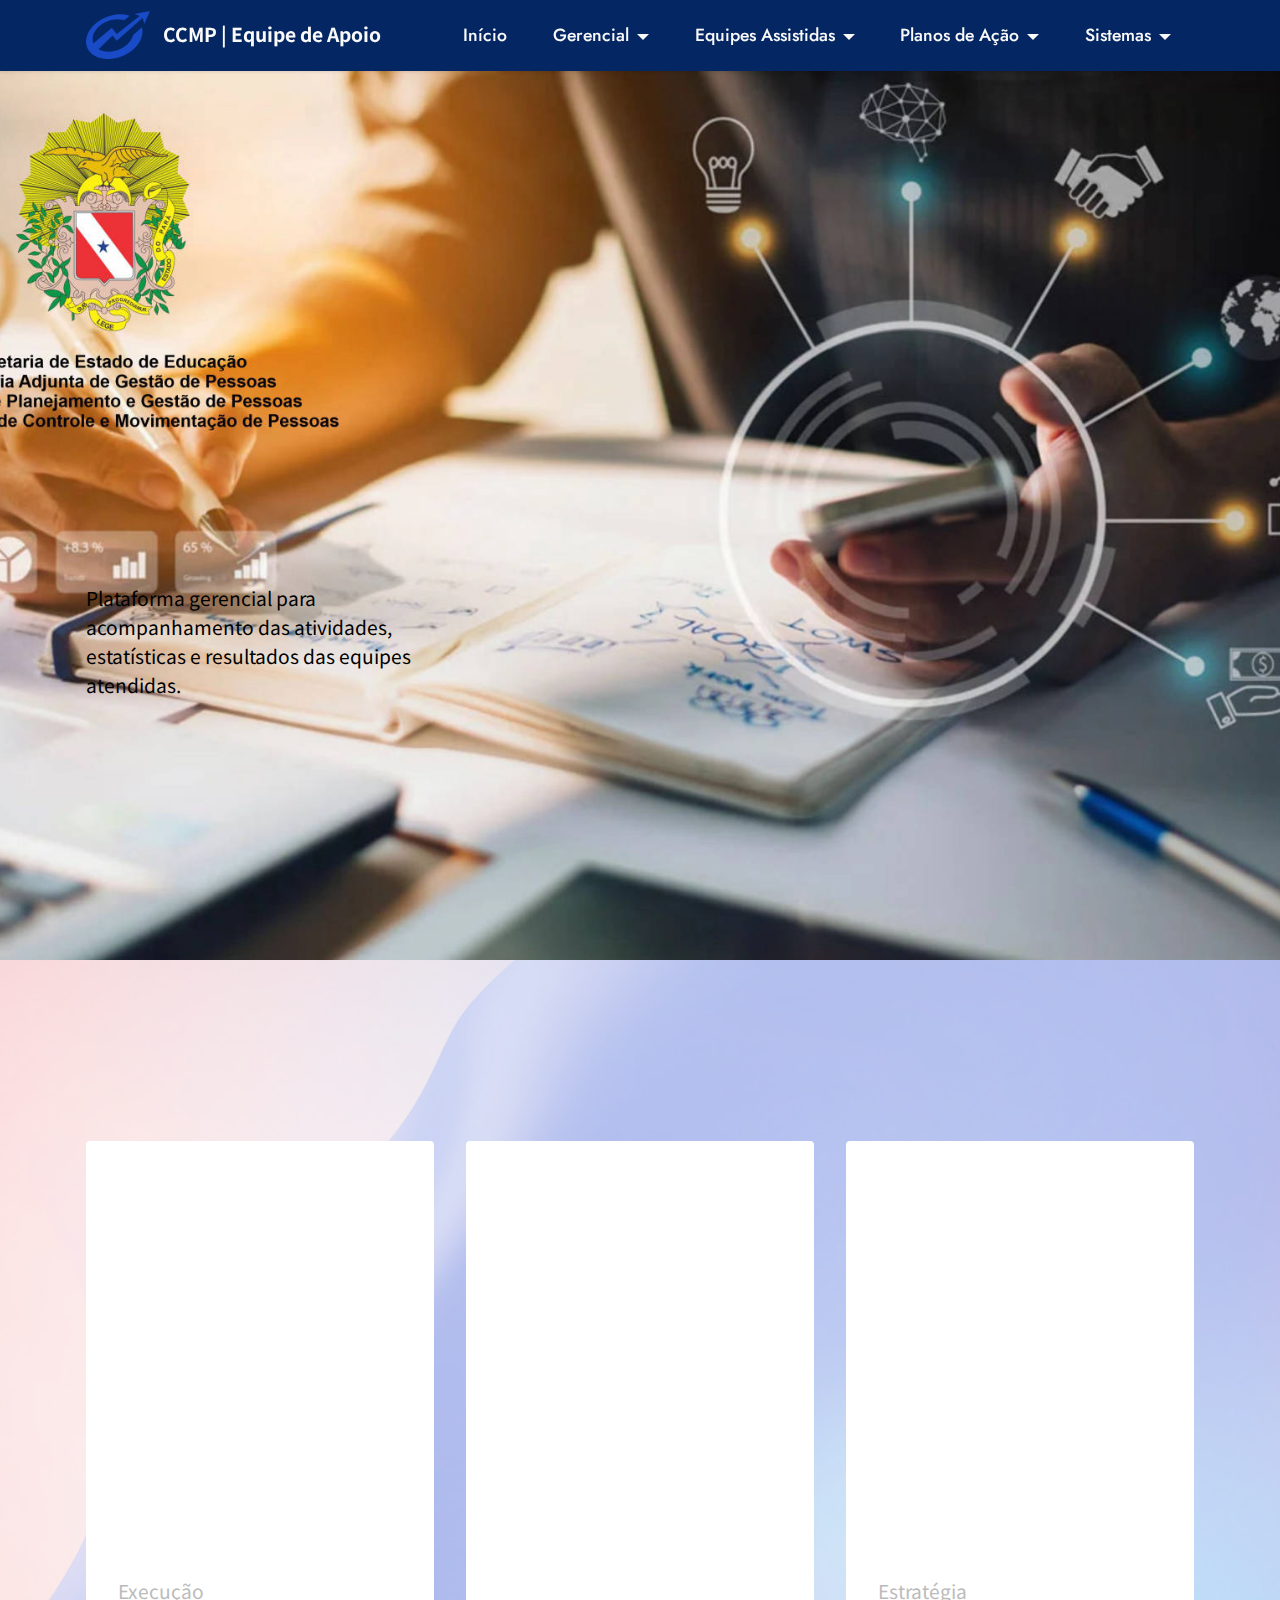
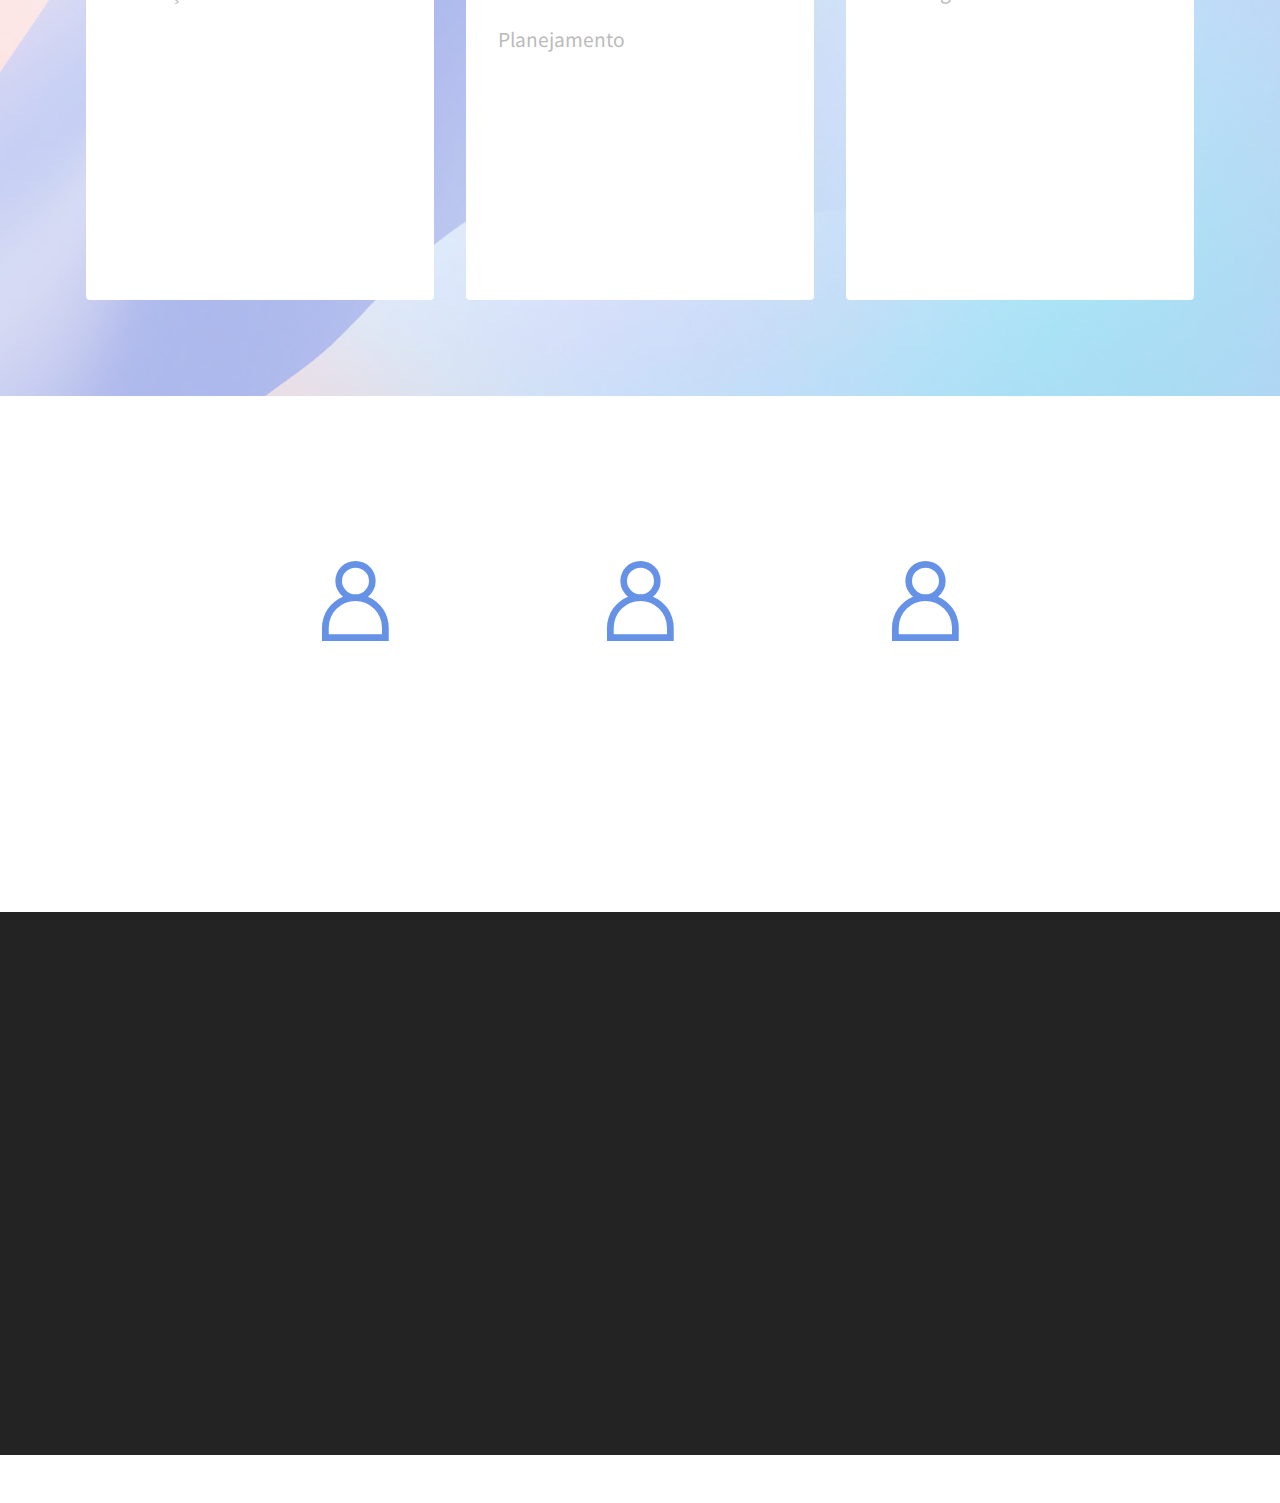
<file: index.html>
<!DOCTYPE html>
<html  >
<head>
  <!-- Site made with Mobirise Website Builder v5.3.0, https://mobirise.com -->
  <meta charset="UTF-8">
  <meta http-equiv="X-UA-Compatible" content="IE=edge">
  <meta name="generator" content="Mobirise v5.3.0, mobirise.com">
  <meta name="viewport" content="width=device-width, initial-scale=1, minimum-scale=1">
  <link rel="shortcut icon" href="assets/images/1200px-braso-do-par.svg-128x161.png" type="image/x-icon">
  <meta name="description" content="">
  
  
  <title>EQUIPE DE APOIO</title>
  <link rel="stylesheet" href="assets/web/assets/mobirise-icons2/mobirise2.css">
  <link rel="stylesheet" href="assets/tether/tether.min.css">
  <link rel="stylesheet" href="assets/bootstrap/css/bootstrap.min.css">
  <link rel="stylesheet" href="assets/bootstrap/css/bootstrap-grid.min.css">
  <link rel="stylesheet" href="assets/bootstrap/css/bootstrap-reboot.min.css">
  <link rel="stylesheet" href="assets/animatecss/animate.css">
  <link rel="stylesheet" href="assets/dropdown/css/style.css">
  <link rel="stylesheet" href="assets/socicon/css/styles.css">
  <link rel="stylesheet" href="assets/theme/css/style.css">
  <link rel="preload" as="style" href="assets/mobirise/css/mbr-additional.css"><link rel="stylesheet" href="assets/mobirise/css/mbr-additional.css" type="text/css">
  
  
  
  
</head>
<body>
  
  <section class="menu menu2 cid-stzadXU5jI" once="menu" id="menu2-11">
    
    <nav class="navbar navbar-dropdown navbar-fixed-top navbar-expand-lg">
        <div class="container">
            <div class="navbar-brand">
                <span class="navbar-logo">
                    <a href="index.html">
                        <img src="assets/images/favicon-cieg-transp-96x72.png" alt="Mobirise" style="height: 3rem;">
                    </a>
                </span>
                <span class="navbar-caption-wrap"><a class="navbar-caption text-white text-primary display-7" href="index.html">CCMP | Equipe de Apoio</a></span>
            </div>
            <button class="navbar-toggler" type="button" data-toggle="collapse" data-target="#navbarSupportedContent" aria-controls="navbarNavAltMarkup" aria-expanded="false" aria-label="Toggle navigation">
                <div class="hamburger">
                    <span></span>
                    <span></span>
                    <span></span>
                    <span></span>
                </div>
            </button>
            <div class="collapse navbar-collapse" id="navbarSupportedContent">
                <ul class="navbar-nav nav-dropdown nav-right" data-app-modern-menu="true"><li class="nav-item"><a class="nav-link link text-white text-primary display-4" href="index.html" aria-expanded="false">Início</a></li><li class="nav-item dropdown"><a class="nav-link link text-white text-primary dropdown-toggle display-4" href="#" data-toggle="dropdown-submenu" aria-expanded="false">Gerencial</a><div class="dropdown-menu"><a class="text-white text-primary dropdown-item display-4" href="page2.html" aria-expanded="false">Pastas</a><a class="text-white text-primary dropdown-item display-4" href="page4.html">Acompanhar Metas</a></div></li><li class="nav-item dropdown"><a class="nav-link link text-white dropdown-toggle display-4" href="#" aria-expanded="false" data-toggle="dropdown-submenu">Equipes Assistidas</a><div class="dropdown-menu"><a class="text-white dropdown-item text-primary display-4" href="page1.html" aria-expanded="false">Equipe de Férias</a></div></li>
                    
                    <li class="nav-item dropdown"><a class="nav-link link dropdown-toggle text-white display-4" href="#" data-toggle="dropdown-submenu" aria-expanded="false">Planos de Ação</a><div class="dropdown-menu"><a class="dropdown-item text-white text-primary display-4" href="page3.html#header19-q" aria-expanded="false">Arquivo PAE 2020</a><a class="text-white dropdown-item text-primary display-4" href="page3.html#header19-s" aria-expanded="false">Férias Proporcionais 2020</a><a class="text-white dropdown-item text-primary display-4" href="page3.html#header19-u" aria-expanded="false">Relatório Anual 2020</a><a class="text-white dropdown-item text-primary display-4" href="page3.html#header19-2e" aria-expanded="false">Programação de Férias</a></div>
                    </li><li class="nav-item dropdown"><a class="nav-link link text-white dropdown-toggle display-4" href="#" aria-expanded="true" data-toggle="dropdown-submenu">Sistemas</a><div class="dropdown-menu"><a class="text-white dropdown-item text-primary display-4" href="https://www.sistemas.pa.gov.br/governodigital/public/main/index.xhtml" aria-expanded="false">PAE</a><a class="text-white dropdown-item text-primary display-4" href="https://www.ioepa.com.br/pesquisa" aria-expanded="false">IOEPA</a><a class="text-white dropdown-item text-primary display-4" href="http://intranet.seduc.pa.gov.br/loginIntranet/index.php" aria-expanded="false">SIIG</a></div></li></ul>
                
                
            </div>
        </div>
    </nav>
</section>

<section class="header1 cid-stlRXVkqQs mbr-fullscreen" id="header1-1">

    

    

    <div class="container">
        <div class="row">
            <div class="col-12 col-lg-4">
                <h1 class="mbr-section-title mbr-fonts-style mb-3 display-2"><strong><br></strong><strong><br></strong><br><br><br></h1>
                
                <p class="mbr-text mbr-fonts-style display-7">Plataforma gerencial para acompanhamento das atividades, estatísticas e resultados das equipes atendidas.&nbsp;</p>
                
            </div>
        </div>
    </div>
</section>

<section class="features4 cid-stm5cF01gp" id="features4-2">
    
    <div class="mbr-overlay"></div>
    <div class="container">
        <div class="mbr-section-head">
            <h4 class="mbr-section-title mbr-fonts-style align-center mb-0 display-2"><strong>Serviços</strong></h4>
            
        </div>
        <div class="row mt-4">
            <div class="item features-image сol-12 col-md-6 col-lg-4">
                <div class="item-wrapper">
                    <div class="item-img">
                        <img src="assets/images/foto2-696x468.jpg" alt="" title="">
                    </div>
                    <div class="item-content">
                        <h5 class="item-title mbr-fonts-style display-5"><strong>Auxílio em tarefas operacionais</strong></h5>
                        <h6 class="item-subtitle mbr-fonts-style mt-1 display-7">Execução</h6>
                        <p class="mbr-text mbr-fonts-style mt-3 display-7">Trabalhamos como apoio administrativo direto às pessoas com o objetivo de executar tarefas secundárias e ajudar na operacionalização de atividades não essenciais.&nbsp; &nbsp;</p>
                    </div>
                    
                </div>
            </div>
            <div class="item features-image сol-12 col-md-6 col-lg-4">
                <div class="item-wrapper">
                    <div class="item-img">
                        <img src="assets/images/foto3-520x291.jpg" alt="" title="">
                    </div>
                    <div class="item-content">
                        <h5 class="item-title mbr-fonts-style display-5"><strong>Planejamento do processo operacional</strong></h5>
                        <h6 class="item-subtitle mbr-fonts-style mt-1 display-7">
                            Planejamento</h6>
                        <p class="mbr-text mbr-fonts-style mt-3 display-7">Nosso time analisa o atual processo de trabalho para identificar possíveis gargalos e tarefas desnecessárias que diminuem a produtividade dos agentes.</p>
                    </div>
                    
                </div>
            </div>
            <div class="item features-image сol-12 col-md-6 col-lg-4">
                <div class="item-wrapper">
                    <div class="item-img">
                        <img src="assets/images/foto5-696x456.jpg" alt="" title="">
                    </div>
                    <div class="item-content">
                        <h5 class="item-title mbr-fonts-style display-5"><strong>Estratégia do negócio</strong></h5>
                        <h6 class="item-subtitle mbr-fonts-style mt-1 display-7">Estratégia</h6>
                        <p class="mbr-text mbr-fonts-style mt-3 display-7">Visando a uma abordagem macro do negócio, identificamos o serviço essencial da equipe assistida para direcionar ações com objetivos claros e mais assertivos quanto aos resultados a entregar.&nbsp;</p>
                    </div>
                    
                </div>
            </div>

        </div>
    </div>
</section>

<section class="features1 cid-sBSj42Tpk8 mbr-parallax-background" id="features1-2k">
    

    <div class="mbr-overlay" style="opacity: 0.5; background-color: rgb(255, 255, 255);">
    </div>
    <div class="container">
        <div class="row">
            <div class="col-12 col-lg-9">
                <h3 class="mbr-section-title mbr-fonts-style align-center mb-0 display-2"><strong>Nosso Time</strong></h3>
                
            </div>
        </div>
        <div class="row">
            <div class="card col-12 col-md-6 col-lg-3">
                <div class="card-wrapper">
                    <div class="card-box align-center">
                        <div class="iconfont-wrapper">
                            <span class="mbr-iconfont mobi-mbri-user mobi-mbri"></span>
                        </div>
                        <h5 class="card-title mbr-fonts-style display-7"><strong>Paulo Brito</strong><br><strong>Servidor</strong></h5>
                        <p class="card-text mbr-fonts-style display-4">Chefe de grupo responsável pela análise de processos de férias proporcionais.</p>
                    </div>
                </div>
            </div>
            <div class="card col-12 col-md-6 col-lg-3">
                <div class="card-wrapper">
                    <div class="card-box align-center">
                        <div class="iconfont-wrapper">
                            <span class="mbr-iconfont mobi-mbri-user mobi-mbri"></span>
                        </div>
                        <h5 class="card-title mbr-fonts-style display-7"><strong>Henrique Reis</strong><br><strong>Estagiário</strong></h5>
                        <p class="card-text mbr-fonts-style display-4">Formando em Administração. É responsável pela execução de planos de trabalho da Equipe de Apoio.&nbsp;</p>
                    </div>
                </div>
            </div>
            <div class="card col-12 col-md-6 col-lg-3">
                <div class="card-wrapper">
                    <div class="card-box align-center">
                        <div class="iconfont-wrapper">
                            <span class="mbr-iconfont mobi-mbri-user mobi-mbri"></span>
                        </div>
                        <h5 class="card-title mbr-fonts-style display-7"><strong>Josué França</strong><br><strong>Estagiário</strong></h5>
                        <p class="card-text mbr-fonts-style display-4">Formando em Administração. É responsável pela execução de planos de trabalho da Equipe de Apoio. </p>
                    </div>
                </div>
            </div>
            
        </div>
    </div>
</section>

<section class="footer4 cid-suq9UCVPc4" once="footers" id="footer4-2d">

    
    
    <div class="container">
        <div class="row mbr-white">
            <div class="col-6 col-lg-3">
                <div class="media-wrap col-md-8 col-12">
                    <a href="https://mobiri.se/">
                        <img src="assets/images/brazao-cinza-420x527.png" alt="Mobirise">
                    </a>
                </div>
            </div>
            <div class="col-12 col-md-6 col-lg-3">
                <h5 class="mbr-section-subtitle mbr-fonts-style mb-2 display-4"><strong>Quem somos</strong></h5>
                <p class="mbr-text mbr-fonts-style mb-4 display-4">Equipe de apoio Administrativo.<br><br><strong>Secretária Adjunta da SAGEP</strong><br>Cleide Maria Amorim de Oliveira Martins<br><br><strong>Contato:</strong>&nbsp;<br>(91) 3201-5056
<br><br><strong>E-mail:<br></strong>cleide.martins@seduc.pa.gov.br</p>
                
                
            </div>
            <div class="col-12 col-md-6 col-lg-3">
                <h5 class="mbr-section-subtitle mbr-fonts-style mb-2 display-4"><strong>Diretor da DPGP
</strong><div>Norberto Ferreira Cardoso Junior</div></h5>
                <ul class="list mbr-fonts-style display-4">
                    <li class="mbr-text item-wrap"><strong><br></strong></li><li class="mbr-text item-wrap"><strong>Coordenador da CCMP</strong><br></li><li class="mbr-text item-wrap">Emanuel Vitor Virgolino de Freitas</li><li class="mbr-text item-wrap"><strong><br></strong></li><li class="mbr-text item-wrap"><strong>Orientador de Equipe</strong></li><li class="mbr-text item-wrap">Paulo André Costa de Brito</li><li class="mbr-text item-wrap"><strong>Contato:</strong><br></li><li class="mbr-text item-wrap">(91) 3201-5080/ 3201-5188&nbsp;</li>
                </ul>
            </div>
            <div class="col-12 col-md-6 col-lg-3">
                <h5 class="mbr-section-subtitle mbr-fonts-style mb-2 display-4"><strong>Acesse também:</strong><br><a href="https://pauloacbrito.github.io/FERIAS/" class="text-primary">Equipe de Férias</a></h5>
                <ul class="list mbr-fonts-style display-4">
                    <li class="mbr-text item-wrap"><br></li>
                    <li class="mbr-text item-wrap"><br></li>
                </ul>
            </div>
            <div class="col-12 mt-4">
                <p class="mbr-text mb-0 mbr-fonts-style copyright align-center display-4">
                    © Copyright 2021 CIEG Consultoria. Todos os direitos reservados.</p>
            </div>
        </div>
    </div>
</section><section style="background-color: #fff; font-family: -apple-system, BlinkMacSystemFont, 'Segoe UI', 'Roboto', 'Helvetica Neue', Arial, sans-serif; color:#aaa; font-size:12px; padding: 0; align-items: center; display: flex;"><a href="https://mobirise.site/b" style="flex: 1 1; height: 3rem; padding-left: 1rem;"></a><p style="flex: 0 0 auto; margin:0; padding-right:1rem;">Built with Mobirise - <a href="https://mobirise.site/m" style="color:#aaa;">Click here</a></p></section><script src="assets/web/assets/jquery/jquery.min.js"></script>  <script src="assets/popper/popper.min.js"></script>  <script src="assets/tether/tether.min.js"></script>  <script src="assets/bootstrap/js/bootstrap.min.js"></script>  <script src="assets/smoothscroll/smooth-scroll.js"></script>  <script src="assets/viewportchecker/jquery.viewportchecker.js"></script>  <script src="assets/parallax/jarallax.min.js"></script>  <script src="assets/dropdown/js/nav-dropdown.js"></script>  <script src="assets/dropdown/js/navbar-dropdown.js"></script>  <script src="assets/touchswipe/jquery.touch-swipe.min.js"></script>  <script src="assets/theme/js/script.js"></script>  
  
  
  <input name="animation" type="hidden">
  </body>
</html>
</file>
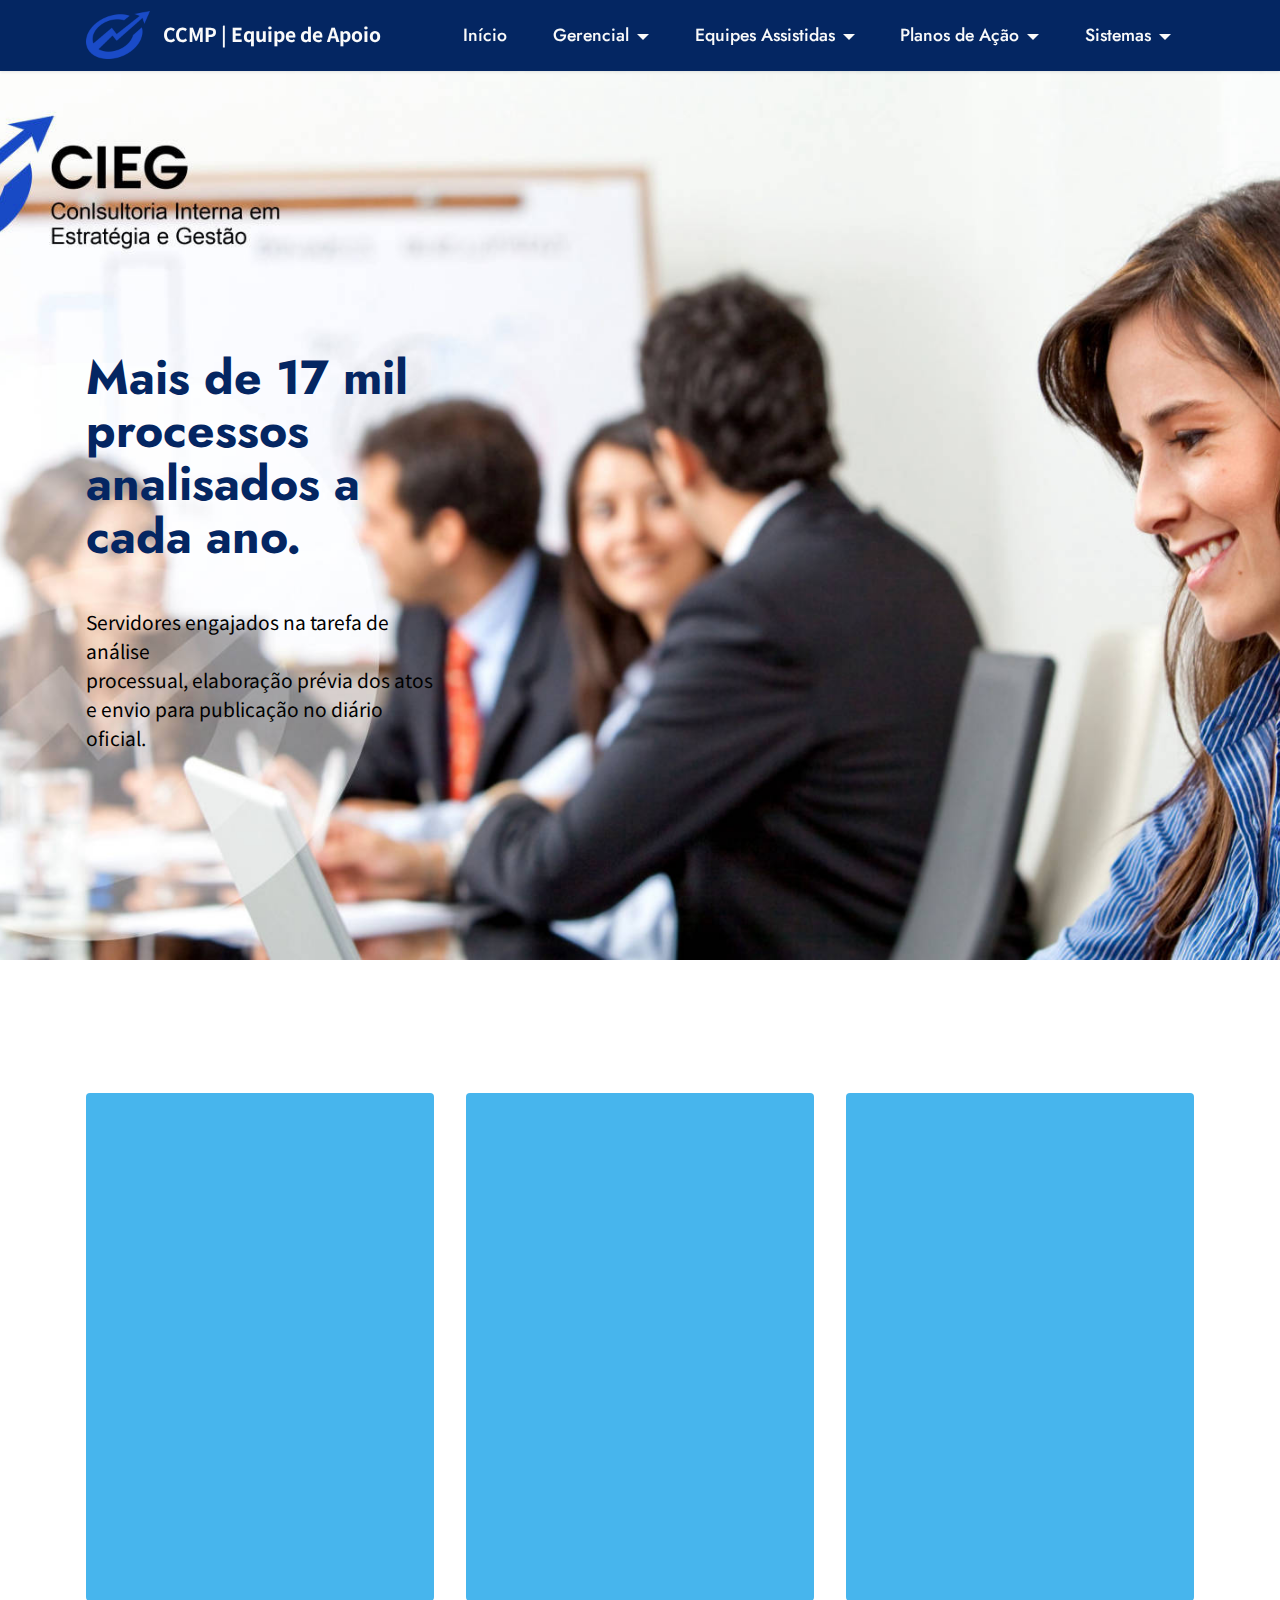
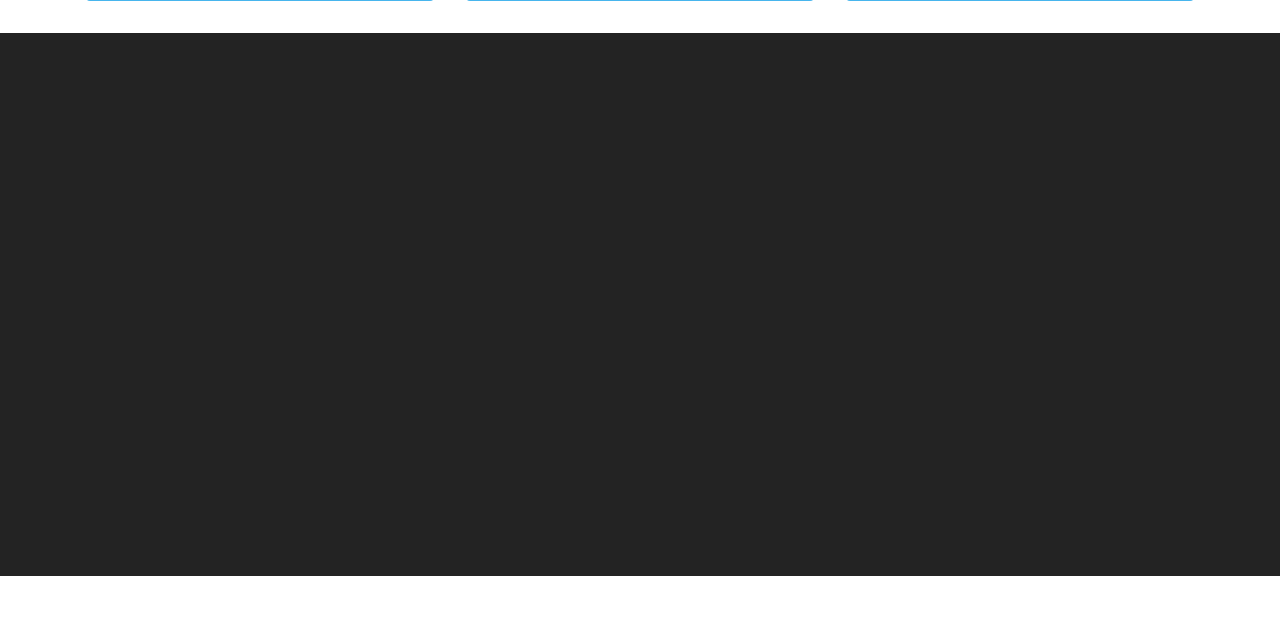
<file: page1.html>
<!DOCTYPE html>
<html  >
<head>
  <!-- Site made with Mobirise Website Builder v5.3.0, https://mobirise.com -->
  <meta charset="UTF-8">
  <meta http-equiv="X-UA-Compatible" content="IE=edge">
  <meta name="generator" content="Mobirise v5.3.0, mobirise.com">
  <meta name="viewport" content="width=device-width, initial-scale=1, minimum-scale=1">
  <link rel="shortcut icon" href="assets/images/1200px-braso-do-par.svg-128x161.png" type="image/x-icon">
  <meta name="description" content="">
  
  
  <title>Equipe de Férias</title>
  <link rel="stylesheet" href="assets/web/assets/mobirise-icons2/mobirise2.css">
  <link rel="stylesheet" href="assets/tether/tether.min.css">
  <link rel="stylesheet" href="assets/bootstrap/css/bootstrap.min.css">
  <link rel="stylesheet" href="assets/bootstrap/css/bootstrap-grid.min.css">
  <link rel="stylesheet" href="assets/bootstrap/css/bootstrap-reboot.min.css">
  <link rel="stylesheet" href="assets/animatecss/animate.css">
  <link rel="stylesheet" href="assets/dropdown/css/style.css">
  <link rel="stylesheet" href="assets/socicon/css/styles.css">
  <link rel="stylesheet" href="assets/theme/css/style.css">
  <link rel="preload" as="style" href="assets/mobirise/css/mbr-additional.css"><link rel="stylesheet" href="assets/mobirise/css/mbr-additional.css" type="text/css">
  
  
  
  
</head>
<body>
  
  <section class="menu menu2 cid-stzadXU5jI" once="menu" id="menu2-11">
    
    <nav class="navbar navbar-dropdown navbar-fixed-top navbar-expand-lg">
        <div class="container">
            <div class="navbar-brand">
                <span class="navbar-logo">
                    <a href="index.html">
                        <img src="assets/images/favicon-cieg-transp-96x72.png" alt="Mobirise" style="height: 3rem;">
                    </a>
                </span>
                <span class="navbar-caption-wrap"><a class="navbar-caption text-white text-primary display-7" href="index.html">CCMP | Equipe de Apoio</a></span>
            </div>
            <button class="navbar-toggler" type="button" data-toggle="collapse" data-target="#navbarSupportedContent" aria-controls="navbarNavAltMarkup" aria-expanded="false" aria-label="Toggle navigation">
                <div class="hamburger">
                    <span></span>
                    <span></span>
                    <span></span>
                    <span></span>
                </div>
            </button>
            <div class="collapse navbar-collapse" id="navbarSupportedContent">
                <ul class="navbar-nav nav-dropdown nav-right" data-app-modern-menu="true"><li class="nav-item"><a class="nav-link link text-white text-primary display-4" href="index.html" aria-expanded="false">Início</a></li><li class="nav-item dropdown"><a class="nav-link link text-white text-primary dropdown-toggle display-4" href="#" data-toggle="dropdown-submenu" aria-expanded="false">Gerencial</a><div class="dropdown-menu"><a class="text-white text-primary dropdown-item display-4" href="page2.html" aria-expanded="false">Pastas</a><a class="text-white text-primary dropdown-item display-4" href="page4.html">Acompanhar Metas</a></div></li><li class="nav-item dropdown"><a class="nav-link link text-white dropdown-toggle display-4" href="#" aria-expanded="false" data-toggle="dropdown-submenu">Equipes Assistidas</a><div class="dropdown-menu"><a class="text-white dropdown-item text-primary display-4" href="page1.html" aria-expanded="false">Equipe de Férias</a></div></li>
                    
                    <li class="nav-item dropdown"><a class="nav-link link dropdown-toggle text-white display-4" href="#" data-toggle="dropdown-submenu" aria-expanded="false">Planos de Ação</a><div class="dropdown-menu"><a class="dropdown-item text-white text-primary display-4" href="page3.html#header19-q" aria-expanded="false">Arquivo PAE 2020</a><a class="text-white dropdown-item text-primary display-4" href="page3.html#header19-s" aria-expanded="false">Férias Proporcionais 2020</a><a class="text-white dropdown-item text-primary display-4" href="page3.html#header19-u" aria-expanded="false">Relatório Anual 2020</a><a class="text-white dropdown-item text-primary display-4" href="page3.html#header19-2e" aria-expanded="false">Programação de Férias</a></div>
                    </li><li class="nav-item dropdown open"><a class="nav-link link text-white dropdown-toggle display-4" href="#" aria-expanded="true" data-toggle="dropdown-submenu">Sistemas</a><div class="dropdown-menu"><a class="text-white dropdown-item text-primary display-4" href="https://www.sistemas.pa.gov.br/governodigital/public/main/index.xhtml" aria-expanded="false">PAE</a><a class="text-white dropdown-item text-primary display-4" href="https://www.ioepa.com.br/pesquisa" aria-expanded="false">IOEPA</a><a class="text-white dropdown-item text-primary display-4" href="http://intranet.seduc.pa.gov.br/loginIntranet/index.php" aria-expanded="false">SIIG</a></div></li></ul>
                
                
            </div>
        </div>
    </nav>
</section>

<section class="header1 cid-stn7z3ClWo mbr-fullscreen" id="header1-8">

    

    

    <div class="container">
        <div class="row">
            <div class="col-12 col-lg-4">
                <h1 class="mbr-section-title mbr-fonts-style mb-3 display-2"><br><br><br><strong>Mais de 17 mil processos analisados a cada ano.</strong><br></h1>
                
                <p class="mbr-text mbr-fonts-style display-7"><br>Servidores engajados na tarefa de análise<br>processual, elaboração prévia dos atos e envio para publicação no diário oficial.&nbsp;<br><br><br></p>
                
            </div>
        </div>
    </div>
</section>

<section class="features3 cid-strDiQGxdV" id="features3-i">
    
    
    <div class="container">
        <div class="mbr-section-head">
            <h4 class="mbr-section-title mbr-fonts-style align-center mb-0 display-2"><strong>Ano 2019</strong><strong><br></strong></h4>
            
        </div>
        <div class="row mt-4">
            <div class="item features-image сol-12 col-md-6 col-lg-4">
                <div class="item-wrapper">
                    <div class="item-img">
                        <img src="assets/images/processos-696x464.jpg" alt="">
                    </div>
                    <div class="item-content">
                        <h5 class="item-title mbr-fonts-style display-7"><strong>Processos Recebidos</strong><br><strong>17.305</strong></h5>
                        
                        <p class="mbr-text mbr-fonts-style mt-3 display-7">Mais de 17 mil processos foram analisados no ano de 2019, com uma média mensal de 1.442.</p>
                    </div>
                    
                </div>
            </div>
            <div class="item features-image сol-12 col-md-6 col-lg-4">
                <div class="item-wrapper">
                    <div class="item-img">
                        <img src="assets/images/portarias-1-696x639.jpeg" alt="">
                    </div>
                    <div class="item-content">
                        <h5 class="item-title mbr-fonts-style display-7"><strong>Portarias publicadas</strong><br><strong>13.463</strong></h5>
                        
                        <p class="mbr-text mbr-fonts-style mt-3 display-7">A cada 10 processos recebidos, 8 são encaminhados para elaboração de atos para publicação no diário oficial.</p>
                    </div>
                    
                </div>
            </div>
            <div class="item features-image сol-12 col-md-6 col-lg-4">
                <div class="item-wrapper">
                    <div class="item-img">
                        <img src="assets/images/atendimento-7-696x364.png" alt="">
                    </div>
                    <div class="item-content">
                        <h5 class="item-title mbr-fonts-style display-7"><strong>Atendimento ao público</strong></h5>
                        
                        <p class="mbr-text mbr-fonts-style mt-3 display-7">Atendimento aos usuários de forma presencial e por telefone. Diariamente, de segunda a sexta, de 9h às 13h.</p>
                    </div>
                    
                </div>
            </div>
        </div>
    </div>
</section>

<section class="footer4 cid-suq9UCVPc4" once="footers" id="footer4-2d">

    
    
    <div class="container">
        <div class="row mbr-white">
            <div class="col-6 col-lg-3">
                <div class="media-wrap col-md-8 col-12">
                    <a href="https://mobiri.se/">
                        <img src="assets/images/brazao-cinza-420x527.png" alt="Mobirise">
                    </a>
                </div>
            </div>
            <div class="col-12 col-md-6 col-lg-3">
                <h5 class="mbr-section-subtitle mbr-fonts-style mb-2 display-4"><strong>Quem somos</strong></h5>
                <p class="mbr-text mbr-fonts-style mb-4 display-4">Equipe de apoio Administrativo.<br><br><strong>Secretária Adjunta da SAGEP</strong><br>Cleide Maria Amorim de Oliveira Martins<br><br><strong>Contato:</strong>&nbsp;<br>(91) 3201-5056
<br><br><strong>E-mail:<br></strong>cleide.martins@seduc.pa.gov.br</p>
                
                
            </div>
            <div class="col-12 col-md-6 col-lg-3">
                <h5 class="mbr-section-subtitle mbr-fonts-style mb-2 display-4"><strong>Diretor da DPGP
</strong><div>Norberto Ferreira Cardoso Junior</div></h5>
                <ul class="list mbr-fonts-style display-4">
                    <li class="mbr-text item-wrap"><strong><br></strong></li><li class="mbr-text item-wrap"><strong>Coordenador da CCMP</strong><br></li><li class="mbr-text item-wrap">Emanuel Vitor Virgolino de Freitas</li><li class="mbr-text item-wrap"><strong><br></strong></li><li class="mbr-text item-wrap"><strong>Orientador de Equipe</strong></li><li class="mbr-text item-wrap">Paulo André Costa de Brito</li><li class="mbr-text item-wrap"><strong>Contato:</strong><br></li><li class="mbr-text item-wrap">(91) 3201-5080/ 3201-5188&nbsp;</li>
                </ul>
            </div>
            <div class="col-12 col-md-6 col-lg-3">
                <h5 class="mbr-section-subtitle mbr-fonts-style mb-2 display-4"><strong>Acesse também:</strong><br><a href="https://pauloacbrito.github.io/FERIAS/" class="text-primary">Equipe de Férias</a></h5>
                <ul class="list mbr-fonts-style display-4">
                    <li class="mbr-text item-wrap"><br></li>
                    <li class="mbr-text item-wrap"><br></li>
                </ul>
            </div>
            <div class="col-12 mt-4">
                <p class="mbr-text mb-0 mbr-fonts-style copyright align-center display-4">
                    © Copyright 2021 CIEG Consultoria. Todos os direitos reservados.</p>
            </div>
        </div>
    </div>
</section><section style="background-color: #fff; font-family: -apple-system, BlinkMacSystemFont, 'Segoe UI', 'Roboto', 'Helvetica Neue', Arial, sans-serif; color:#aaa; font-size:12px; padding: 0; align-items: center; display: flex;"><a href="https://mobirise.site/f" style="flex: 1 1; height: 3rem; padding-left: 1rem;"></a><p style="flex: 0 0 auto; margin:0; padding-right:1rem;">Created with Mobirise - <a href="https://mobirise.site/m" style="color:#aaa;">Get more</a></p></section><script src="assets/web/assets/jquery/jquery.min.js"></script>  <script src="assets/popper/popper.min.js"></script>  <script src="assets/tether/tether.min.js"></script>  <script src="assets/bootstrap/js/bootstrap.min.js"></script>  <script src="assets/smoothscroll/smooth-scroll.js"></script>  <script src="assets/viewportchecker/jquery.viewportchecker.js"></script>  <script src="assets/dropdown/js/nav-dropdown.js"></script>  <script src="assets/dropdown/js/navbar-dropdown.js"></script>  <script src="assets/touchswipe/jquery.touch-swipe.min.js"></script>  <script src="assets/theme/js/script.js"></script>  
  
  
  <input name="animation" type="hidden">
  </body>
</html>
</file>
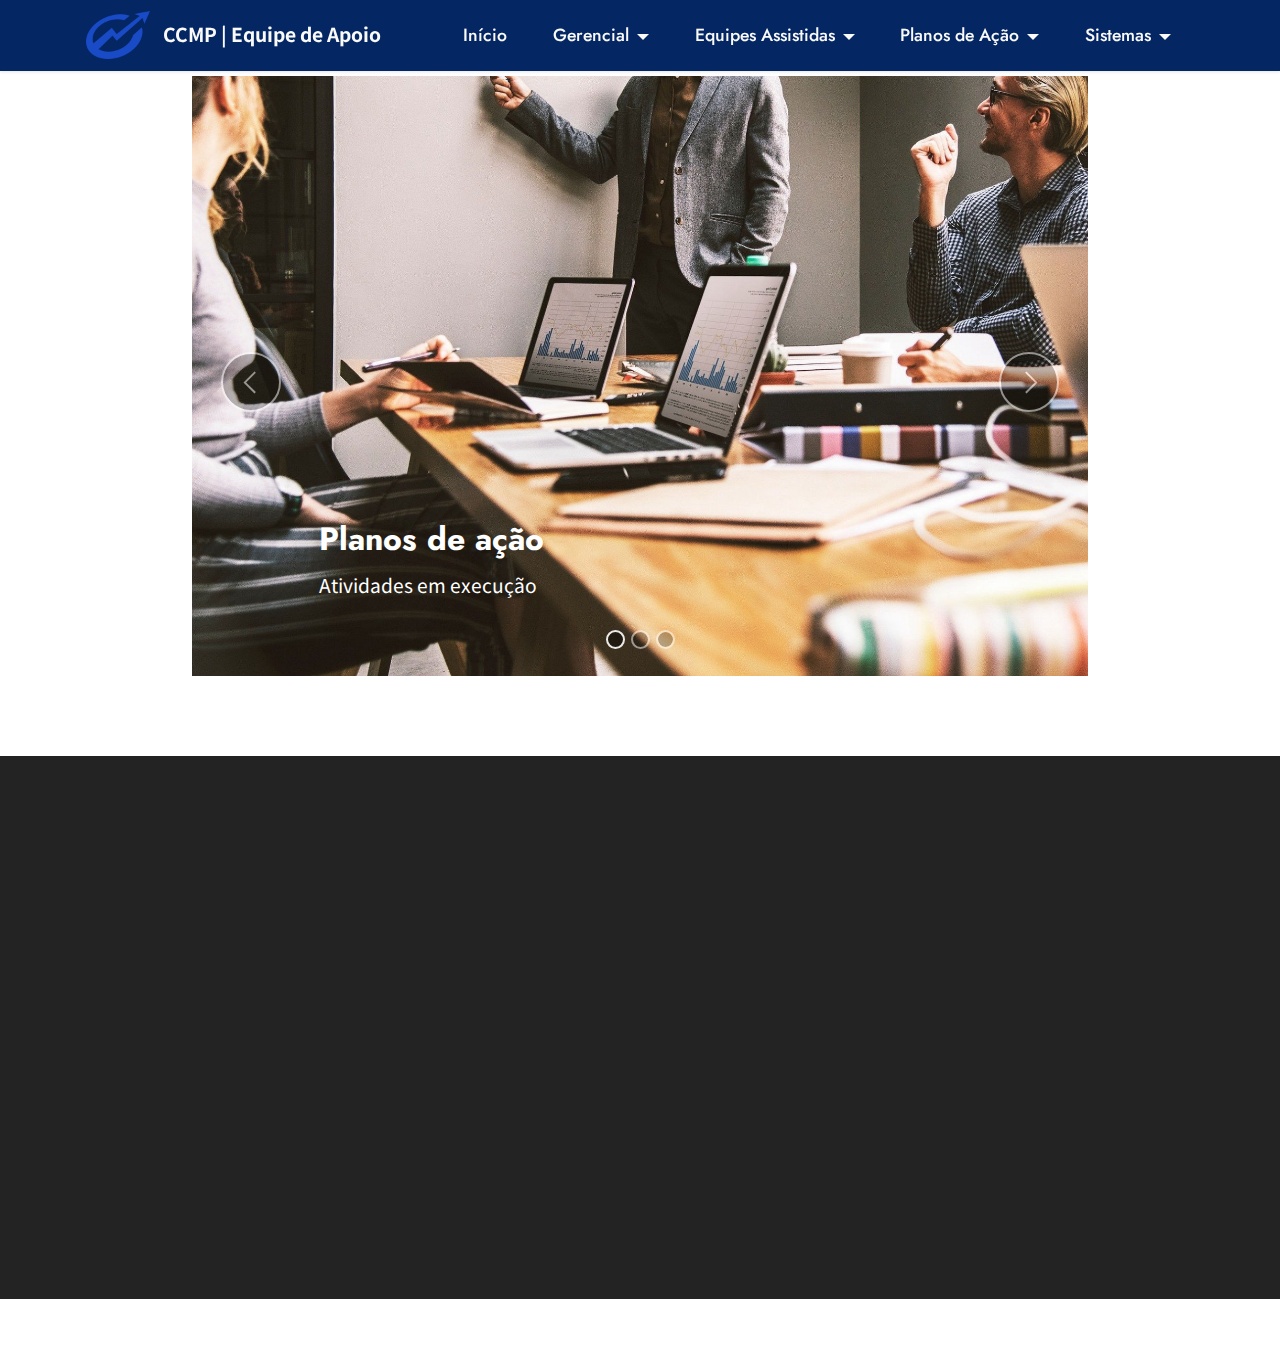
<file: page2.html>
<!DOCTYPE html>
<html  >
<head>
  <!-- Site made with Mobirise Website Builder v5.3.0, https://mobirise.com -->
  <meta charset="UTF-8">
  <meta http-equiv="X-UA-Compatible" content="IE=edge">
  <meta name="generator" content="Mobirise v5.3.0, mobirise.com">
  <meta name="viewport" content="width=device-width, initial-scale=1, minimum-scale=1">
  <link rel="shortcut icon" href="assets/images/1200px-braso-do-par.svg-128x161.png" type="image/x-icon">
  <meta name="description" content="">
  
  
  <title>Pastas</title>
  <link rel="stylesheet" href="assets/web/assets/mobirise-icons2/mobirise2.css">
  <link rel="stylesheet" href="assets/tether/tether.min.css">
  <link rel="stylesheet" href="assets/bootstrap/css/bootstrap.min.css">
  <link rel="stylesheet" href="assets/bootstrap/css/bootstrap-grid.min.css">
  <link rel="stylesheet" href="assets/bootstrap/css/bootstrap-reboot.min.css">
  <link rel="stylesheet" href="assets/animatecss/animate.css">
  <link rel="stylesheet" href="assets/dropdown/css/style.css">
  <link rel="stylesheet" href="assets/socicon/css/styles.css">
  <link rel="stylesheet" href="assets/theme/css/style.css">
  <link rel="preload" as="style" href="assets/mobirise/css/mbr-additional.css"><link rel="stylesheet" href="assets/mobirise/css/mbr-additional.css" type="text/css">
  
  
  
  
</head>
<body>
  
  <section class="menu menu2 cid-stzadXU5jI" once="menu" id="menu2-11">
    
    <nav class="navbar navbar-dropdown navbar-fixed-top navbar-expand-lg">
        <div class="container">
            <div class="navbar-brand">
                <span class="navbar-logo">
                    <a href="index.html">
                        <img src="assets/images/favicon-cieg-transp-96x72.png" alt="Mobirise" style="height: 3rem;">
                    </a>
                </span>
                <span class="navbar-caption-wrap"><a class="navbar-caption text-white text-primary display-7" href="index.html">CCMP | Equipe de Apoio</a></span>
            </div>
            <button class="navbar-toggler" type="button" data-toggle="collapse" data-target="#navbarSupportedContent" aria-controls="navbarNavAltMarkup" aria-expanded="false" aria-label="Toggle navigation">
                <div class="hamburger">
                    <span></span>
                    <span></span>
                    <span></span>
                    <span></span>
                </div>
            </button>
            <div class="collapse navbar-collapse" id="navbarSupportedContent">
                <ul class="navbar-nav nav-dropdown nav-right" data-app-modern-menu="true"><li class="nav-item"><a class="nav-link link text-white text-primary display-4" href="index.html" aria-expanded="false">Início</a></li><li class="nav-item dropdown"><a class="nav-link link text-white text-primary dropdown-toggle display-4" href="#" data-toggle="dropdown-submenu" aria-expanded="false">Gerencial</a><div class="dropdown-menu"><a class="text-white text-primary dropdown-item display-4" href="page2.html" aria-expanded="false">Pastas</a><a class="text-white text-primary dropdown-item display-4" href="page4.html">Acompanhar Metas</a></div></li><li class="nav-item dropdown"><a class="nav-link link text-white dropdown-toggle display-4" href="#" aria-expanded="false" data-toggle="dropdown-submenu">Equipes Assistidas</a><div class="dropdown-menu"><a class="text-white dropdown-item text-primary display-4" href="page1.html" aria-expanded="false">Equipe de Férias</a></div></li>
                    
                    <li class="nav-item dropdown"><a class="nav-link link dropdown-toggle text-white display-4" href="#" data-toggle="dropdown-submenu" aria-expanded="false">Planos de Ação</a><div class="dropdown-menu"><a class="dropdown-item text-white text-primary display-4" href="page3.html#header19-q" aria-expanded="false">Arquivo PAE 2020</a><a class="text-white dropdown-item text-primary display-4" href="page3.html#header19-s" aria-expanded="false">Férias Proporcionais 2020</a><a class="text-white dropdown-item text-primary display-4" href="page3.html#header19-u" aria-expanded="false">Relatório Anual 2020</a><a class="text-white dropdown-item text-primary display-4" href="page3.html#header19-2e" aria-expanded="false">Programação de Férias</a></div>
                    </li><li class="nav-item dropdown open"><a class="nav-link link text-white dropdown-toggle display-4" href="#" aria-expanded="true" data-toggle="dropdown-submenu">Sistemas</a><div class="dropdown-menu"><a class="text-white dropdown-item text-primary display-4" href="https://www.sistemas.pa.gov.br/governodigital/public/main/index.xhtml" aria-expanded="false">PAE</a><a class="text-white dropdown-item text-primary display-4" href="https://www.ioepa.com.br/pesquisa" aria-expanded="false">IOEPA</a><a class="text-white dropdown-item text-primary display-4" href="http://intranet.seduc.pa.gov.br/loginIntranet/index.php" aria-expanded="false">SIIG</a></div></li></ul>
                
                
            </div>
        </div>
    </nav>
</section>

<section class="slider2 cid-stsnZoT4iV" id="slider2-o">
    

    
    <div class="container">
        <div class="row justify-content-center">
            <div class="col-12 col-md-10">
                <div class="carousel slide" id="sD5zIG2dvg" data-interval="5000">
                    
                    <ol class="carousel-indicators">
                        <li data-slide-to="0" class="active" data-target="#sD5zIG2dvg"></li>
                        <li data-slide-to="1" data-target="#sD5zIG2dvg"></li><li data-slide-to="2" data-target="#sD5zIG2dvg"></li>
                        
                    </ol>
                    <div class="carousel-inner">
                        <div class="carousel-item slider-image item active">
                            <div class="item-wrapper">
                                
                                <div class="carousel-caption d-none d-md-block">
                                    <h5 class="mbr-section-subtitle mbr-fonts-style display-5"><strong>Planos de ação</strong></h5>
                                    <p class="mbr-section-text mbr-fonts-style display-7">Atividades em execução</p>
                                </div>
                            <a href="page3.html"><img class="d-block w-100" src="assets/images/mbr-3-1900x1144.jpeg" data-slide-to="0"></a></div>
                        </div><div class="carousel-item slider-image item">
                            <div class="item-wrapper">
                                
                                <div class="carousel-caption d-none d-md-block">
                                    <h5 class="mbr-section-subtitle mbr-fonts-style display-5"><strong>Relatórios</strong></h5>
                                    <p class="mbr-section-text mbr-fonts-style display-7">Informações consolidadas da <br>equipe assistida</p>
                                </div>
                            <a href="page5.html"><img class="d-block w-100" src="assets/images/mbr-1900x1266.jpeg" data-slide-to="1"></a></div>
                        </div>
                        
                        <div class="carousel-item slider-image item">
                            <div class="item-wrapper">
                                <img class="d-block w-100" src="assets/images/ferramentas-10-1300x731.jpeg" data-slide-to="2">
                                <div class="carousel-caption d-none d-md-block">
                                    <h5 class="mbr-section-subtitle mbr-fonts-style display-5"><strong>Ferramentas administrativas</strong></h5>
                                    <p class="mbr-section-text mbr-fonts-style display-7">Mapas, fluxogramas e planilhas em uso</p>
                                </div>
                            </div>
                        </div>
                    </div>
                    <a class="carousel-control carousel-control-prev" role="button" data-slide="prev" href="#sD5zIG2dvg">
                        <span class="mobi-mbri mobi-mbri-arrow-prev" aria-hidden="true"></span>
                        <span class="sr-only">Previous</span>
                    </a>
                    <a class="carousel-control carousel-control-next" role="button" data-slide="next" href="#sD5zIG2dvg">
                        <span class="mobi-mbri mobi-mbri-arrow-next" aria-hidden="true"></span>
                        <span class="sr-only">Next</span>
                    </a>
                </div>
            </div>
        </div>
    </div>
</section>

<section class="footer4 cid-suq9UCVPc4" once="footers" id="footer4-2d">

    
    
    <div class="container">
        <div class="row mbr-white">
            <div class="col-6 col-lg-3">
                <div class="media-wrap col-md-8 col-12">
                    <a href="https://mobiri.se/">
                        <img src="assets/images/brazao-cinza-420x527.png" alt="Mobirise">
                    </a>
                </div>
            </div>
            <div class="col-12 col-md-6 col-lg-3">
                <h5 class="mbr-section-subtitle mbr-fonts-style mb-2 display-4"><strong>Quem somos</strong></h5>
                <p class="mbr-text mbr-fonts-style mb-4 display-4">Equipe de apoio Administrativo.<br><br><strong>Secretária Adjunta da SAGEP</strong><br>Cleide Maria Amorim de Oliveira Martins<br><br><strong>Contato:</strong>&nbsp;<br>(91) 3201-5056
<br><br><strong>E-mail:<br></strong>cleide.martins@seduc.pa.gov.br</p>
                
                
            </div>
            <div class="col-12 col-md-6 col-lg-3">
                <h5 class="mbr-section-subtitle mbr-fonts-style mb-2 display-4"><strong>Diretor da DPGP
</strong><div>Norberto Ferreira Cardoso Junior</div></h5>
                <ul class="list mbr-fonts-style display-4">
                    <li class="mbr-text item-wrap"><strong><br></strong></li><li class="mbr-text item-wrap"><strong>Coordenador da CCMP</strong><br></li><li class="mbr-text item-wrap">Emanuel Vitor Virgolino de Freitas</li><li class="mbr-text item-wrap"><strong><br></strong></li><li class="mbr-text item-wrap"><strong>Orientador de Equipe</strong></li><li class="mbr-text item-wrap">Paulo André Costa de Brito</li><li class="mbr-text item-wrap"><strong>Contato:</strong><br></li><li class="mbr-text item-wrap">(91) 3201-5080/ 3201-5188&nbsp;</li>
                </ul>
            </div>
            <div class="col-12 col-md-6 col-lg-3">
                <h5 class="mbr-section-subtitle mbr-fonts-style mb-2 display-4"><strong>Acesse também:</strong><br><a href="https://pauloacbrito.github.io/FERIAS/" class="text-primary">Equipe de Férias</a></h5>
                <ul class="list mbr-fonts-style display-4">
                    <li class="mbr-text item-wrap"><br></li>
                    <li class="mbr-text item-wrap"><br></li>
                </ul>
            </div>
            <div class="col-12 mt-4">
                <p class="mbr-text mb-0 mbr-fonts-style copyright align-center display-4">
                    © Copyright 2021 CIEG Consultoria. Todos os direitos reservados.</p>
            </div>
        </div>
    </div>
</section><section style="background-color: #fff; font-family: -apple-system, BlinkMacSystemFont, 'Segoe UI', 'Roboto', 'Helvetica Neue', Arial, sans-serif; color:#aaa; font-size:12px; padding: 0; align-items: center; display: flex;"><a href="https://mobirise.site/m" style="flex: 1 1; height: 3rem; padding-left: 1rem;"></a><p style="flex: 0 0 auto; margin:0; padding-right:1rem;"><a href="https://mobirise.site" style="color:#aaa;">https://mobirise.com</a> simple web creator</p></section><script src="assets/web/assets/jquery/jquery.min.js"></script>  <script src="assets/popper/popper.min.js"></script>  <script src="assets/tether/tether.min.js"></script>  <script src="assets/bootstrap/js/bootstrap.min.js"></script>  <script src="assets/smoothscroll/smooth-scroll.js"></script>  <script src="assets/viewportchecker/jquery.viewportchecker.js"></script>  <script src="assets/dropdown/js/nav-dropdown.js"></script>  <script src="assets/dropdown/js/navbar-dropdown.js"></script>  <script src="assets/touchswipe/jquery.touch-swipe.min.js"></script>  <script src="assets/theme/js/script.js"></script>  
  
  
  <input name="animation" type="hidden">
  </body>
</html>
</file>
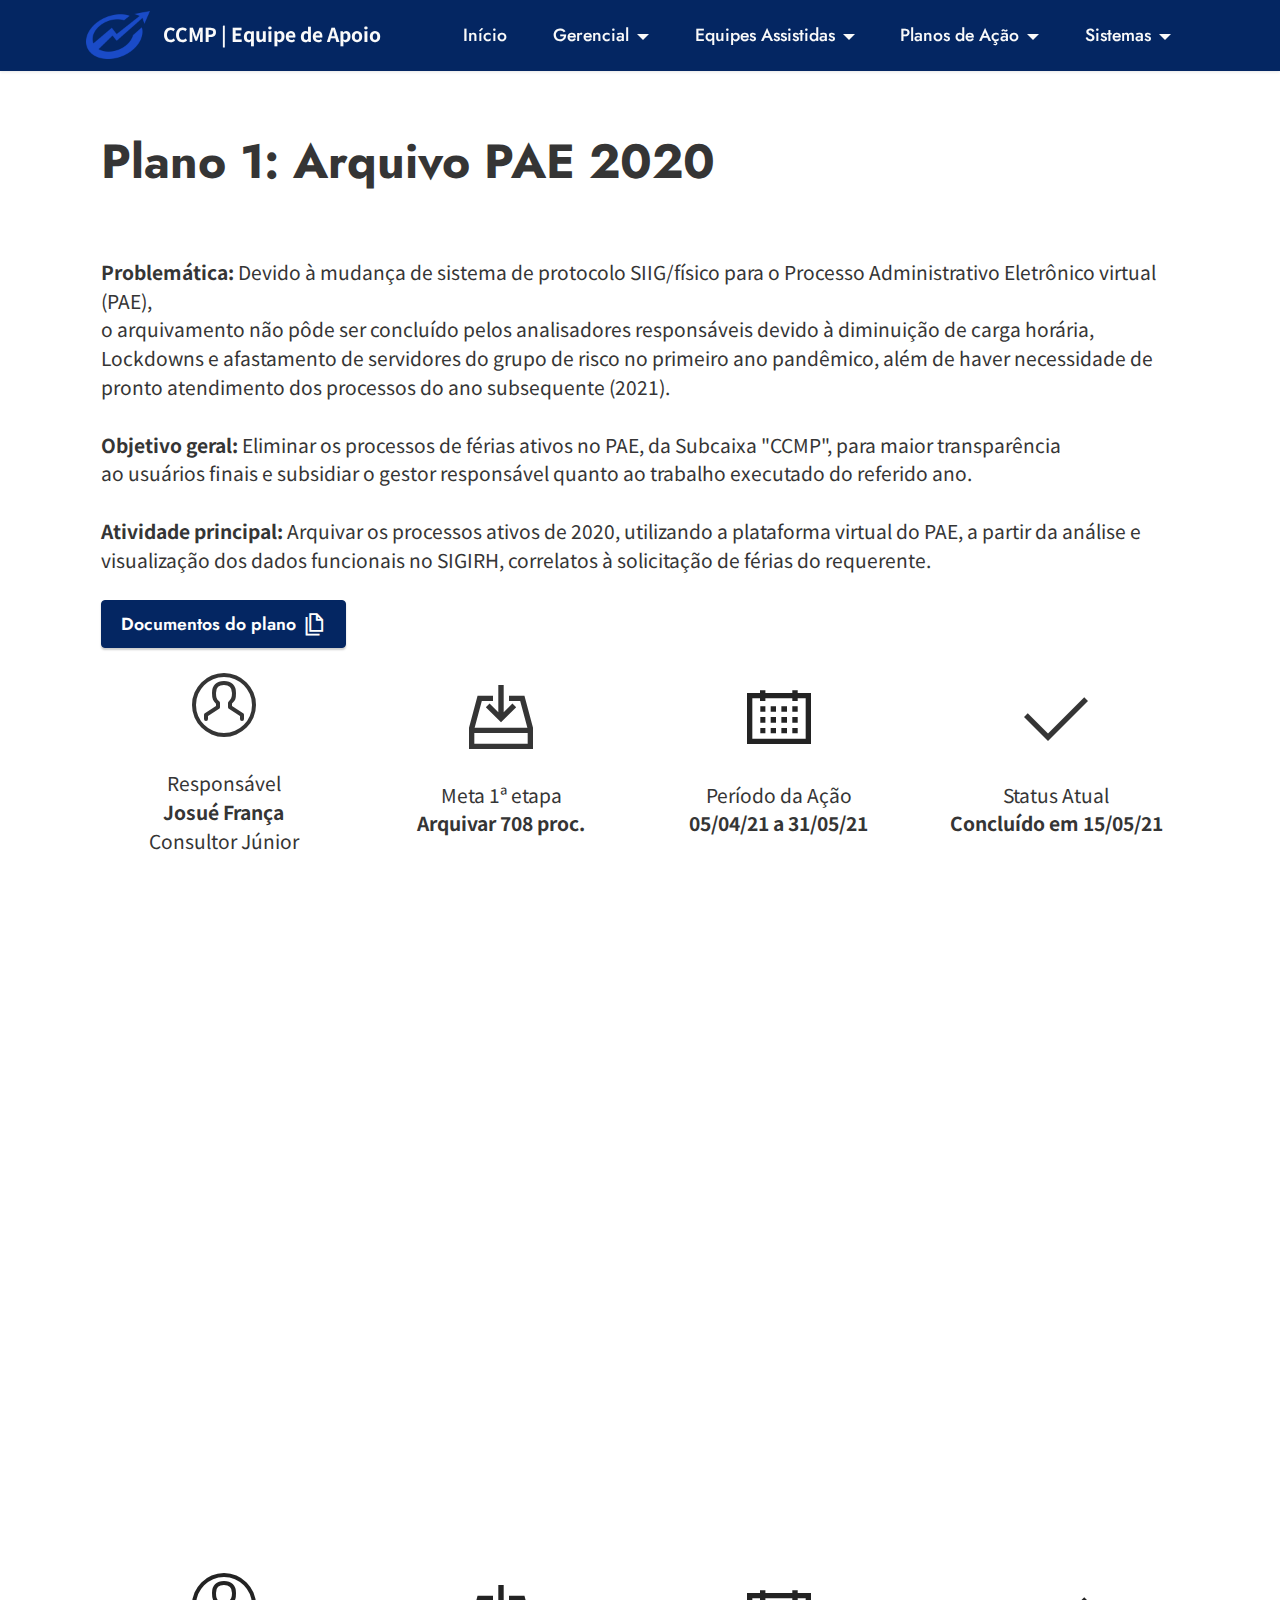
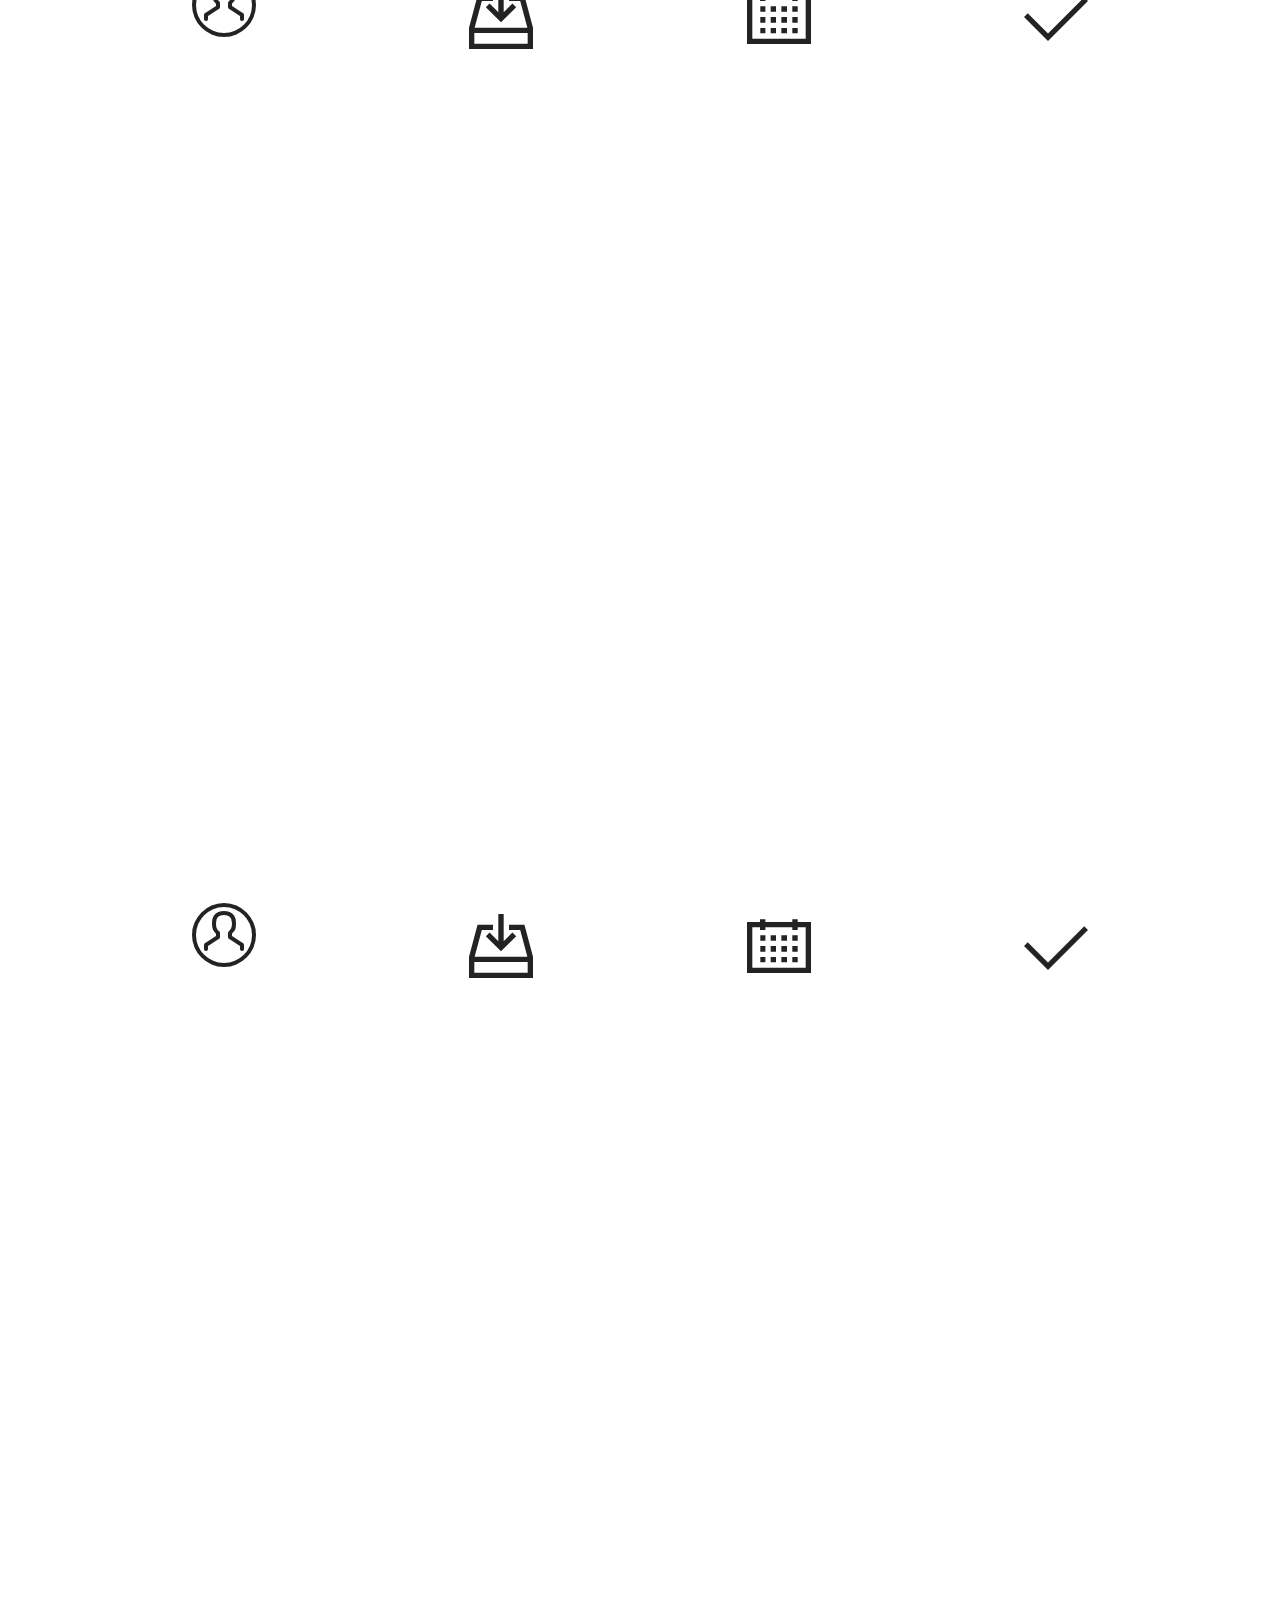
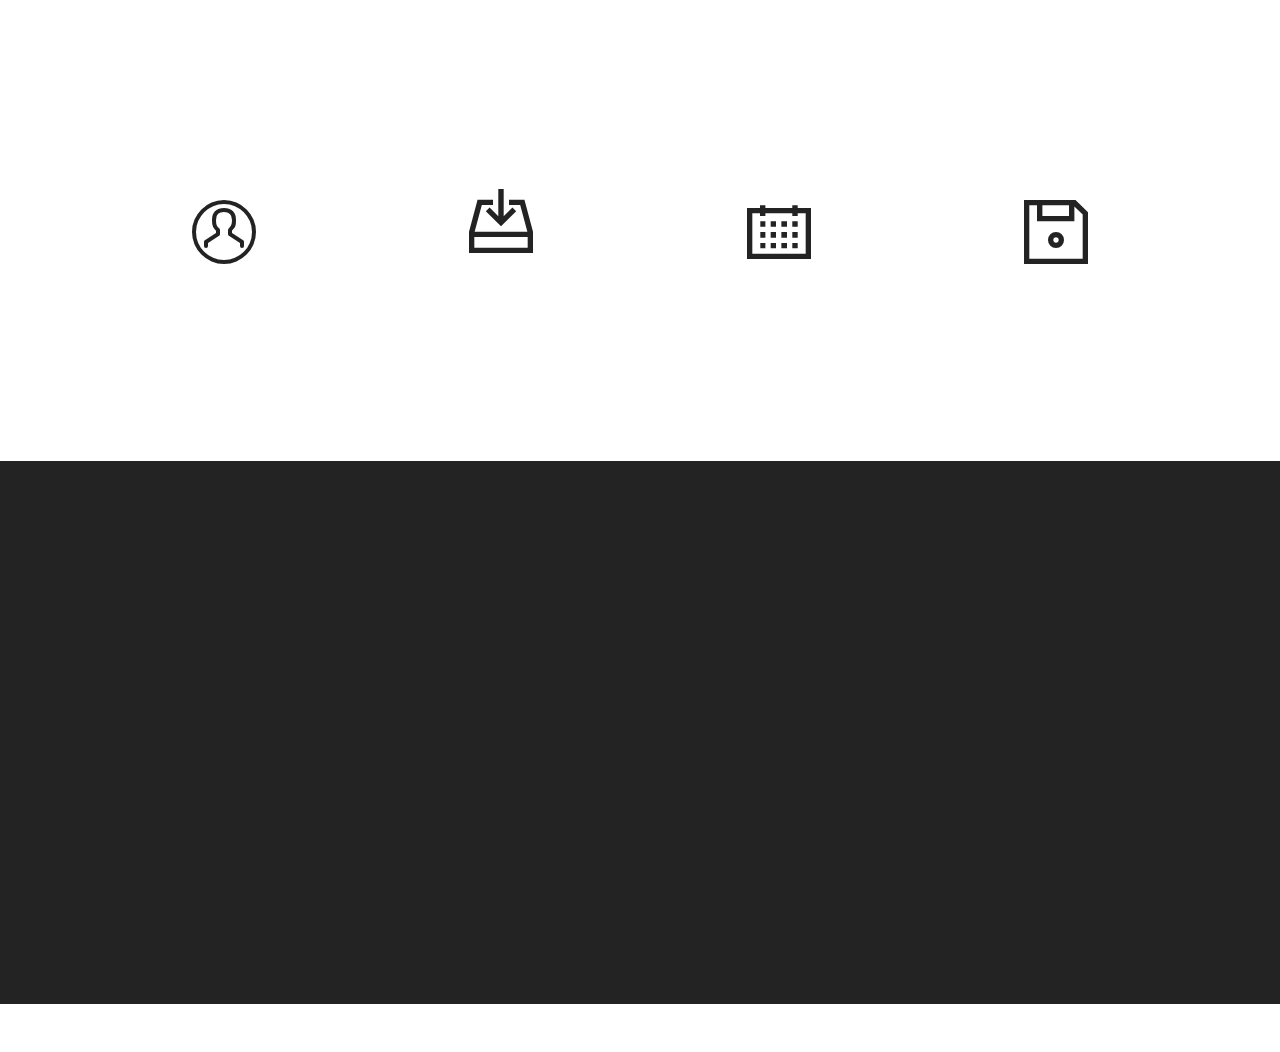
<file: page3.html>
<!DOCTYPE html>
<html  >
<head>
  <!-- Site made with Mobirise Website Builder v5.3.0, https://mobirise.com -->
  <meta charset="UTF-8">
  <meta http-equiv="X-UA-Compatible" content="IE=edge">
  <meta name="generator" content="Mobirise v5.3.0, mobirise.com">
  <meta name="viewport" content="width=device-width, initial-scale=1, minimum-scale=1">
  <link rel="shortcut icon" href="assets/images/1200px-braso-do-par.svg-128x161.png" type="image/x-icon">
  <meta name="description" content="">
  
  
  <title>Planos de Ação</title>
  <link rel="stylesheet" href="assets/web/assets/mobirise-icons2/mobirise2.css">
  <link rel="stylesheet" href="assets/web/assets/mobirise-icons-bold/mobirise-icons-bold.css">
  <link rel="stylesheet" href="assets/tether/tether.min.css">
  <link rel="stylesheet" href="assets/bootstrap/css/bootstrap.min.css">
  <link rel="stylesheet" href="assets/bootstrap/css/bootstrap-grid.min.css">
  <link rel="stylesheet" href="assets/bootstrap/css/bootstrap-reboot.min.css">
  <link rel="stylesheet" href="assets/animatecss/animate.css">
  <link rel="stylesheet" href="assets/dropdown/css/style.css">
  <link rel="stylesheet" href="assets/socicon/css/styles.css">
  <link rel="stylesheet" href="assets/theme/css/style.css">
  <link rel="preload" as="style" href="assets/mobirise/css/mbr-additional.css"><link rel="stylesheet" href="assets/mobirise/css/mbr-additional.css" type="text/css">
  
  
  
  
</head>
<body>
  
  <section class="menu menu2 cid-stzadXU5jI" once="menu" id="menu2-11">
    
    <nav class="navbar navbar-dropdown navbar-fixed-top navbar-expand-lg">
        <div class="container">
            <div class="navbar-brand">
                <span class="navbar-logo">
                    <a href="index.html">
                        <img src="assets/images/favicon-cieg-transp-96x72.png" alt="Mobirise" style="height: 3rem;">
                    </a>
                </span>
                <span class="navbar-caption-wrap"><a class="navbar-caption text-white text-primary display-7" href="index.html">CCMP | Equipe de Apoio</a></span>
            </div>
            <button class="navbar-toggler" type="button" data-toggle="collapse" data-target="#navbarSupportedContent" aria-controls="navbarNavAltMarkup" aria-expanded="false" aria-label="Toggle navigation">
                <div class="hamburger">
                    <span></span>
                    <span></span>
                    <span></span>
                    <span></span>
                </div>
            </button>
            <div class="collapse navbar-collapse" id="navbarSupportedContent">
                <ul class="navbar-nav nav-dropdown nav-right" data-app-modern-menu="true"><li class="nav-item"><a class="nav-link link text-white text-primary display-4" href="index.html" aria-expanded="false">Início</a></li><li class="nav-item dropdown"><a class="nav-link link text-white text-primary dropdown-toggle display-4" href="#" data-toggle="dropdown-submenu" aria-expanded="false">Gerencial</a><div class="dropdown-menu"><a class="text-white text-primary dropdown-item display-4" href="page2.html" aria-expanded="false">Pastas</a><a class="text-white text-primary dropdown-item display-4" href="page4.html">Acompanhar Metas</a></div></li><li class="nav-item dropdown"><a class="nav-link link text-white dropdown-toggle display-4" href="#" aria-expanded="false" data-toggle="dropdown-submenu">Equipes Assistidas</a><div class="dropdown-menu"><a class="text-white dropdown-item text-primary display-4" href="page1.html" aria-expanded="false">Equipe de Férias</a></div></li>
                    
                    <li class="nav-item dropdown"><a class="nav-link link dropdown-toggle text-white display-4" href="#" data-toggle="dropdown-submenu" aria-expanded="false">Planos de Ação</a><div class="dropdown-menu"><a class="dropdown-item text-white text-primary display-4" href="page3.html#header19-q" aria-expanded="false">Arquivo PAE 2020</a><a class="text-white dropdown-item text-primary display-4" href="page3.html#header19-s" aria-expanded="false">Férias Proporcionais 2020</a><a class="text-white dropdown-item text-primary display-4" href="page3.html#header19-u" aria-expanded="false">Relatório Anual 2020</a><a class="text-white dropdown-item text-primary display-4" href="page3.html#header19-2e" aria-expanded="false">Programação de Férias</a></div>
                    </li><li class="nav-item dropdown open"><a class="nav-link link text-white dropdown-toggle display-4" href="#" aria-expanded="true" data-toggle="dropdown-submenu">Sistemas</a><div class="dropdown-menu"><a class="text-white dropdown-item text-primary display-4" href="https://www.sistemas.pa.gov.br/governodigital/public/main/index.xhtml" aria-expanded="false">PAE</a><a class="text-white dropdown-item text-primary display-4" href="https://www.ioepa.com.br/pesquisa" aria-expanded="false">IOEPA</a><a class="text-white dropdown-item text-primary display-4" href="http://intranet.seduc.pa.gov.br/loginIntranet/index.php" aria-expanded="false">SIIG</a></div></li></ul>
                
                
            </div>
        </div>
    </nav>
</section>

<section class="header19 cid-sttKkG1XqY mbr-fullscreen" id="header19-q">

    

    

    <div class="container">
        <div class="media-container">
            <div class="col-md-12 align-center">
                <h1 class="mbr-section-title mbr-white mbr-bold mbr-fonts-style mb-3 display-2">Plano 1: Arquivo PAE 2020<br><br></h1>
                <p class="mbr-text mbr-white mbr-fonts-style display-7"><strong>Problemática: </strong>Devido à mudança de sistema de protocolo SIIG/físico para o Processo Administrativo Eletrônico virtual (PAE), <br>o arquivamento&nbsp;não pôde ser concluído pelos analisadores responsáveis devido
à diminuição de carga horária, Lockdowns e afastamento de servidores do grupo de risco no primeiro ano pandêmico, além de haver necessidade de pronto atendimento dos processos do ano subsequente (2021).<strong><br></strong><br><strong>Objetivo geral:</strong>&nbsp;Eliminar os processos de férias ativos no PAE, da Subcaixa "CCMP", para maior transparência <br>ao usuários finais e subsidiar o gestor responsável quanto ao trabalho executado do referido ano.<br><br><strong>Atividade principal: </strong>Arquivar os processos ativos de 2020, utilizando a plataforma virtual do PAE, a partir da análise e visualização dos dados funcionais no SIGIRH, correlatos à solicitação de férias do requerente.<br></p>
                <div class="mbr-section-btn align-center"><a class="btn btn-info display-4" href="assets/files/Escopo-Planodeaon0012021.pdf"><span class="mobi-mbri mobi-mbri-pages mbr-iconfont mbr-iconfont-btn"></span>Documentos do plano</a></div>

                <div class="row justify-content-center">
                    <div class="col-12 col-md-6 col-lg-3">
                        <div class="card-wrapper">
                            <div class="card-box align-center">
                                <span class="mbr-iconfont mbrib-user" style="color: rgb(53, 53, 53); fill: rgb(53, 53, 53);"></span>
                                <h4 class="card-title align-center mbr-black mbr-fonts-style display-7">
                                    Responsável<br><strong>Josué França</strong><br>Consultor Júnior</h4>
                            </div>
                        </div>
                    </div>
                    <div class="col-12 col-md-6 col-lg-3">
                        <div class="card-wrapper">
                            <div class="card-box align-center">
                                <span class="mbr-iconfont mobi-mbri-to-local-drive mobi-mbri" style="color: rgb(53, 53, 53); fill: rgb(53, 53, 53);"></span>
                                <h4 class="card-title align-center mbr-black mbr-fonts-style display-7">
                                    Meta 1ª etapa<br><strong>Arquivar 708 proc.</strong></h4>
                            </div>
                        </div>
                    </div>
                    <div class="col-12 col-md-6 col-lg-3">
                        <div class="card-wrapper">
                            <div class="card-box align-center">
                                <span class="mbr-iconfont mobi-mbri-calendar mobi-mbri" style="color: rgb(35, 35, 35); fill: rgb(35, 35, 35);"></span>
                                <h4 class="card-title align-center mbr-black mbr-fonts-style display-7">Período da Ação<br><strong>05/04/21 a 31/05/21</strong></h4>
                            </div>
                        </div>
                    </div>
                    <div class="col-12 col-md-6 col-lg-3">
                        <div class="card-wrapper">
                            <div class="card-box align-center">
                                <span class="mbr-iconfont mobi-mbri-success mobi-mbri" style="color: rgb(53, 53, 53); fill: rgb(53, 53, 53);"></span>
                                <h4 class="card-title align-center mbr-black mbr-fonts-style display-7">
                                    Status Atual<br><strong>Concluído em 15/05/21</strong></h4>
                            </div>
                        </div>
                    </div>
                </div>
            </div>
        </div>
    </div>
</section>

<section class="header19 cid-stutLd0LRE mbr-fullscreen" id="header19-s">

    

    

    <div class="container">
        <div class="media-container">
            <div class="col-md-12 align-center">
                <h1 class="mbr-section-title mbr-white mbr-bold mbr-fonts-style mb-3 display-2">Plano 2: Férias Proporcionais 2020<br><br></h1>
                <p class="mbr-text mbr-white mbr-fonts-style display-7"><strong>Problemática</strong>: Considerando à necessidade de maior tempo despendido para auxiliar os servidores/analisadores da equipe<br>de férias em virtude da implantação do sistema de protocolo eletrônico - PAE, bem como a publicação dos decretos que implicaram na diminuição de carga horária e lockdowns dentro do contexto pandêmico de 2020, o responsável pela análise dos processos de férias proporcionais obteve uma produtividade bem abaixo da média em relação ao ano de 2019.<br><br><strong>Objetivo geral:</strong>&nbsp;Normalizar a análise de férias proporcionais da CCMP,&nbsp; analisando a totalidade dos processos recebidos em 2020 e dando continuidade em tempo hábil aos demais processos do ano em curso.<br><br><strong>Atividade principal:&nbsp;</strong>Analisar  e encaminhar os processos de férias proporcionais aos setoriais competentes.<br></p>
                <div class="mbr-section-btn align-center"><a class="btn btn-info display-4" href="assets/files/Escopo-Planodeaon0022021.pdf"><span class="mobi-mbri mobi-mbri-pages mbr-iconfont mbr-iconfont-btn"></span>Documentos do plano</a></div>

                <div class="row justify-content-center">
                    <div class="col-12 col-md-6 col-lg-3">
                        <div class="card-wrapper">
                            <div class="card-box align-center">
                                <span class="mbr-iconfont mbrib-user" style="color: rgb(35, 35, 35); fill: rgb(35, 35, 35);"></span>
                                <h4 class="card-title align-center mbr-black mbr-fonts-style display-7">
                                    Responsável<br><strong>Paulo Brito</strong><br>Chefe de Grupo</h4>
                            </div>
                        </div>
                    </div>
                    <div class="col-12 col-md-6 col-lg-3">
                        <div class="card-wrapper">
                            <div class="card-box align-center">
                                <span class="mbr-iconfont mobi-mbri-to-local-drive mobi-mbri" style="color: rgb(35, 35, 35); fill: rgb(35, 35, 35);"></span>
                                <h4 class="card-title align-center mbr-black mbr-fonts-style display-7">
                                    Meta<br><strong>Analisar 418 PAE/20</strong></h4>
                            </div>
                        </div>
                    </div>
                    <div class="col-12 col-md-6 col-lg-3">
                        <div class="card-wrapper">
                            <div class="card-box align-center">
                                <span class="mbr-iconfont mobi-mbri-calendar mobi-mbri" style="color: rgb(35, 35, 35); fill: rgb(35, 35, 35);"></span>
                                <h4 class="card-title align-center mbr-black mbr-fonts-style display-7">Período da Ação<br><strong>5/4/21 a 31/5/21</strong></h4>
                            </div>
                        </div>
                    </div>
                    <div class="col-12 col-md-6 col-lg-3">
                        <div class="card-wrapper">
                            <div class="card-box align-center">
                                <span class="mbr-iconfont mobi-mbri-success mobi-mbri" style="color: rgb(35, 35, 35); fill: rgb(35, 35, 35);"></span>
                                <h4 class="card-title align-center mbr-black mbr-fonts-style display-7">
                                    Status Atual<br><strong>Concluído em 13/07/21</strong></h4>
                            </div>
                        </div>
                    </div>
                </div>
            </div>
        </div>
    </div>
</section>

<section class="header19 cid-stxq1HRdl2 mbr-fullscreen" id="header19-u">

    

    

    <div class="container">
        <div class="media-container">
            <div class="col-md-12 align-center">
                <h1 class="mbr-section-title mbr-white mbr-bold mbr-fonts-style mb-3 display-2">Plano 3: Relatório anual 2020<br><br></h1>
                <p class="mbr-text mbr-white mbr-fonts-style display-7"><strong>Problemática</strong>: Considerando à necessidade de maior tempo despendido no auxílio aos servidores/analisadores da equipe<br>de férias, bem como aos decretos que implicaram na diminuição de carga horária e lockdowns, assim como a mudança<br>de cenário organizacional com a implantação do sistema de protocolo PAE, a chefia de grupo não coletou os dados<br>quantitativos da produção dos analisadores no ano de 2020, obedecendo os critérios de gravidade, urgência e&nbsp;<br>tendência dos trabalhos a ser executados.<br><br><strong>Objetivo geral:</strong>&nbsp;Finalizar e elaborar o relatório quantitativo referente ao ano de 2020, nas seguintes frentes: total de<br>portarias publicadas e total de processos PAE recebidos.<br><br><strong>Atividade principal: </strong>Coletar dados diretamente de documentos de controle de trabalho da equipe de férias (relações de portarias publicadas e relatórios diários de processos PAE recebidos) e atualizar o mapa de acompanhamento e produtividade.<br></p>
                <div class="mbr-section-btn align-center"><a class="btn btn-info display-4" href="assets/files/Escopo-Planodeaon0032021.pdf"><span class="mobi-mbri mobi-mbri-pages mbr-iconfont mbr-iconfont-btn"></span>Documentos do plano</a></div>

                <div class="row justify-content-center">
                    <div class="col-12 col-md-6 col-lg-3">
                        <div class="card-wrapper">
                            <div class="card-box align-center">
                                <span class="mbr-iconfont mbrib-user" style="color: rgb(35, 35, 35); fill: rgb(35, 35, 35);"></span>
                                <h4 class="card-title align-center mbr-black mbr-fonts-style display-7">
                                    Responsável<br><strong>Henrique Reis</strong><br>Consultor Júnior</h4>
                            </div>
                        </div>
                    </div>
                    <div class="col-12 col-md-6 col-lg-3">
                        <div class="card-wrapper">
                            <div class="card-box align-center">
                                <span class="mbr-iconfont mobi-mbri-to-local-drive mobi-mbri" style="color: rgb(35, 35, 35); fill: rgb(35, 35, 35);"></span>
                                <h4 class="card-title align-center mbr-black mbr-fonts-style display-7">
                                    Meta<br><strong>Relatório anual 2020</strong></h4>
                            </div>
                        </div>
                    </div>
                    <div class="col-12 col-md-6 col-lg-3">
                        <div class="card-wrapper">
                            <div class="card-box align-center">
                                <span class="mbr-iconfont mobi-mbri-calendar mobi-mbri" style="color: rgb(35, 35, 35); fill: rgb(35, 35, 35);"></span>
                                <h4 class="card-title align-center mbr-black mbr-fonts-style display-7">Período da Ação<br><strong>15/3/21 a 31/5/21</strong></h4>
                            </div>
                        </div>
                    </div>
                    <div class="col-12 col-md-6 col-lg-3">
                        <div class="card-wrapper">
                            <div class="card-box align-center">
                                <span class="mbr-iconfont mobi-mbri-success mobi-mbri" style="color: rgb(35, 35, 35); fill: rgb(35, 35, 35);"></span>
                                <h4 class="card-title align-center mbr-black mbr-fonts-style display-7">
                                    Status Atual<br><strong>Concluído em 30/04/21</strong></h4>
                            </div>
                        </div>
                    </div>
                </div>
            </div>
        </div>
    </div>
</section>

<section class="header19 cid-suTrKDyYtJ mbr-fullscreen" id="header19-2e">

    

    

    <div class="container">
        <div class="media-container">
            <div class="col-md-12 align-center">
                <h1 class="mbr-section-title mbr-white mbr-bold mbr-fonts-style mb-3 display-2">Plano 4: Programação Anual de Férias<br><br></h1>
                <p class="mbr-text mbr-white mbr-fonts-style display-7"><strong>Problemática</strong>: Considerando a necessidade de normatizar, disciplinar e racionalizar os recursos materiais e de pessoal do estado mediante medidas que visem a aumentar a eficiência desta secretaria no que tange ao atendimento da grande demanda de nossos usuários na petição de férias anuais; considerando também a necessidade de atendimento às prerrogativas legais estabelecidas pelo Decreto nº 0012 de 03/01/1995 que determina a proporção de 1/12 avos do número total de servidores a fruir férias mensais em cada unidade de lotação
<br><br><strong>Objetivo geral:</strong>&nbsp;Disciplinar as unidades escolares no sentido de implementar e manter a prática da programação anual de férias dos servidores desta secretaria.<br><br><strong>Atividade principal:&nbsp;</strong>Elaboração de documentos, manuais e outros materiais que venha a subsidiar a Diretoria de Planejamento e Gestão de Pessoas na operacionalização da mudança do atual procedimento de solicitação de férias junto às USEs, UREs e unidades de ensino. <br></p>
                <div class="mbr-section-btn align-center"><a class="btn btn-info display-4" href="assets/files/Escopo-Planodeaon0042021.pdf">Documentos do plano</a></div>

                <div class="row justify-content-center">
                    <div class="col-12 col-md-6 col-lg-3">
                        <div class="card-wrapper">
                            <div class="card-box align-center">
                                <span class="mbr-iconfont mbrib-user" style="color: rgb(35, 35, 35); fill: rgb(35, 35, 35);"></span>
                                <h4 class="card-title align-center mbr-black mbr-fonts-style display-7">
                                    Responsável<br><strong>Paulo Brito</strong></h4>
                            </div>
                        </div>
                    </div>
                    <div class="col-12 col-md-6 col-lg-3">
                        <div class="card-wrapper">
                            <div class="card-box align-center">
                                <span class="mbr-iconfont mobi-mbri-to-local-drive mobi-mbri" style="color: rgb(35, 35, 35); fill: rgb(35, 35, 35);"></span>
                                <h4 class="card-title align-center mbr-black mbr-fonts-style display-7">
                                    Meta<br><strong>Aplicar Programação Anual de Férias</strong></h4>
                            </div>
                        </div>
                    </div>
                    <div class="col-12 col-md-6 col-lg-3">
                        <div class="card-wrapper">
                            <div class="card-box align-center">
                                <span class="mbr-iconfont mobi-mbri-calendar mobi-mbri" style="color: rgb(35, 35, 35); fill: rgb(35, 35, 35);"></span>
                                <h4 class="card-title align-center mbr-black mbr-fonts-style display-7">Período da Ação<br><strong>5/4/21 a 31/5/21</strong></h4>
                            </div>
                        </div>
                    </div>
                    <div class="col-12 col-md-6 col-lg-3">
                        <div class="card-wrapper">
                            <div class="card-box align-center">
                                <span class="mbr-iconfont mobi-mbri-save mobi-mbri" style="color: rgb(35, 35, 35); fill: rgb(35, 35, 35);"></span>
                                <h4 class="card-title align-center mbr-black mbr-fonts-style display-7">
                                    Status Atual<br><strong>Suspenso</strong></h4>
                            </div>
                        </div>
                    </div>
                </div>
            </div>
        </div>
    </div>
</section>

<section class="footer4 cid-suq9UCVPc4" once="footers" id="footer4-2d">

    
    
    <div class="container">
        <div class="row mbr-white">
            <div class="col-6 col-lg-3">
                <div class="media-wrap col-md-8 col-12">
                    <a href="https://mobiri.se/">
                        <img src="assets/images/brazao-cinza-420x527.png" alt="Mobirise">
                    </a>
                </div>
            </div>
            <div class="col-12 col-md-6 col-lg-3">
                <h5 class="mbr-section-subtitle mbr-fonts-style mb-2 display-4"><strong>Quem somos</strong></h5>
                <p class="mbr-text mbr-fonts-style mb-4 display-4">Equipe de apoio Administrativo.<br><br><strong>Secretária Adjunta da SAGEP</strong><br>Cleide Maria Amorim de Oliveira Martins<br><br><strong>Contato:</strong>&nbsp;<br>(91) 3201-5056
<br><br><strong>E-mail:<br></strong>cleide.martins@seduc.pa.gov.br</p>
                
                
            </div>
            <div class="col-12 col-md-6 col-lg-3">
                <h5 class="mbr-section-subtitle mbr-fonts-style mb-2 display-4"><strong>Diretor da DPGP
</strong><div>Norberto Ferreira Cardoso Junior</div></h5>
                <ul class="list mbr-fonts-style display-4">
                    <li class="mbr-text item-wrap"><strong><br></strong></li><li class="mbr-text item-wrap"><strong>Coordenador da CCMP</strong><br></li><li class="mbr-text item-wrap">Emanuel Vitor Virgolino de Freitas</li><li class="mbr-text item-wrap"><strong><br></strong></li><li class="mbr-text item-wrap"><strong>Orientador de Equipe</strong></li><li class="mbr-text item-wrap">Paulo André Costa de Brito</li><li class="mbr-text item-wrap"><strong>Contato:</strong><br></li><li class="mbr-text item-wrap">(91) 3201-5080/ 3201-5188&nbsp;</li>
                </ul>
            </div>
            <div class="col-12 col-md-6 col-lg-3">
                <h5 class="mbr-section-subtitle mbr-fonts-style mb-2 display-4"><strong>Acesse também:</strong><br><a href="https://pauloacbrito.github.io/FERIAS/" class="text-primary">Equipe de Férias</a></h5>
                <ul class="list mbr-fonts-style display-4">
                    <li class="mbr-text item-wrap"><br></li>
                    <li class="mbr-text item-wrap"><br></li>
                </ul>
            </div>
            <div class="col-12 mt-4">
                <p class="mbr-text mb-0 mbr-fonts-style copyright align-center display-4">
                    © Copyright 2021 CIEG Consultoria. Todos os direitos reservados.</p>
            </div>
        </div>
    </div>
</section><section style="background-color: #fff; font-family: -apple-system, BlinkMacSystemFont, 'Segoe UI', 'Roboto', 'Helvetica Neue', Arial, sans-serif; color:#aaa; font-size:12px; padding: 0; align-items: center; display: flex;"><a href="https://mobirise.site/s" style="flex: 1 1; height: 3rem; padding-left: 1rem;"></a><p style="flex: 0 0 auto; margin:0; padding-right:1rem;"><a href="https://mobirise.site/t" style="color:#aaa;">Built</a> with Mobirise theme</p></section><script src="assets/web/assets/jquery/jquery.min.js"></script>  <script src="assets/popper/popper.min.js"></script>  <script src="assets/tether/tether.min.js"></script>  <script src="assets/bootstrap/js/bootstrap.min.js"></script>  <script src="assets/smoothscroll/smooth-scroll.js"></script>  <script src="assets/viewportchecker/jquery.viewportchecker.js"></script>  <script src="assets/vimeoplayer/jquery.mb.vimeo_player.js"></script>  <script src="assets/dropdown/js/nav-dropdown.js"></script>  <script src="assets/dropdown/js/navbar-dropdown.js"></script>  <script src="assets/touchswipe/jquery.touch-swipe.min.js"></script>  <script src="assets/theme/js/script.js"></script>  
  
  
  <input name="animation" type="hidden">
  </body>
</html>
</file>
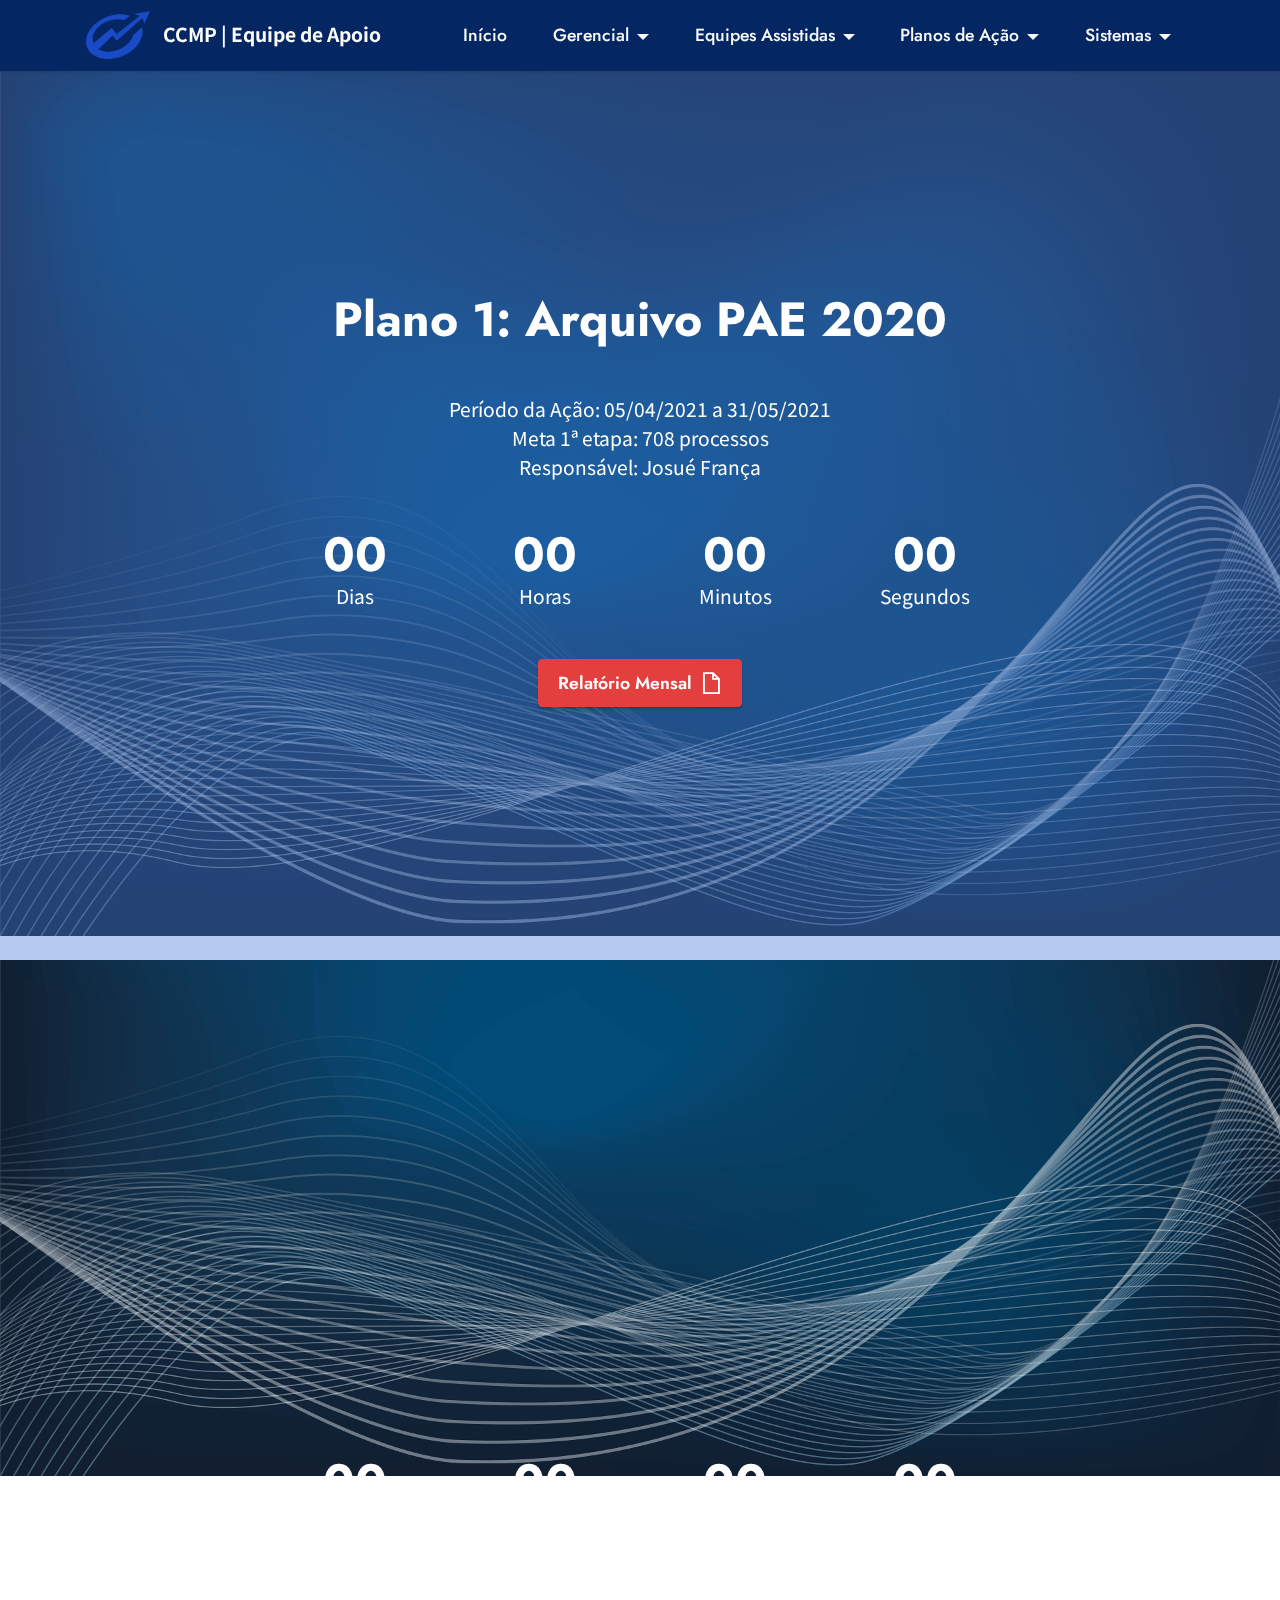
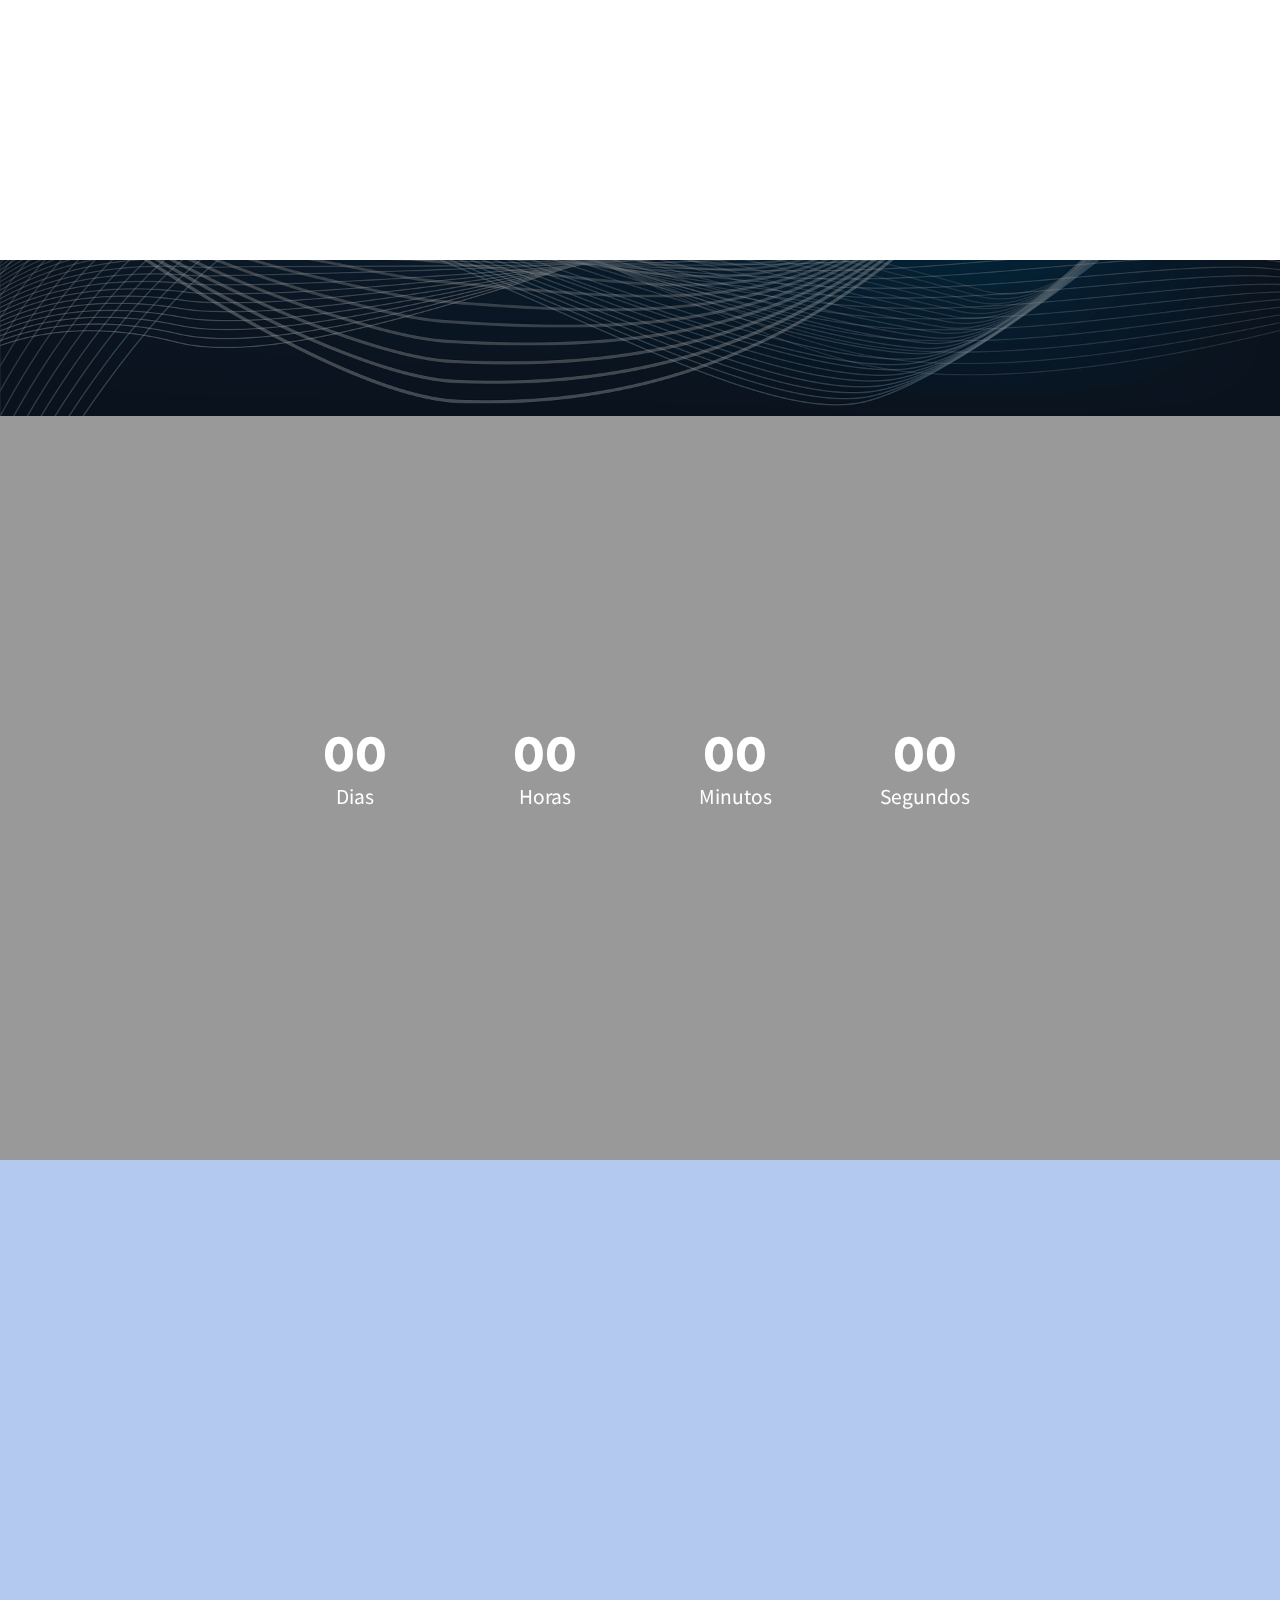
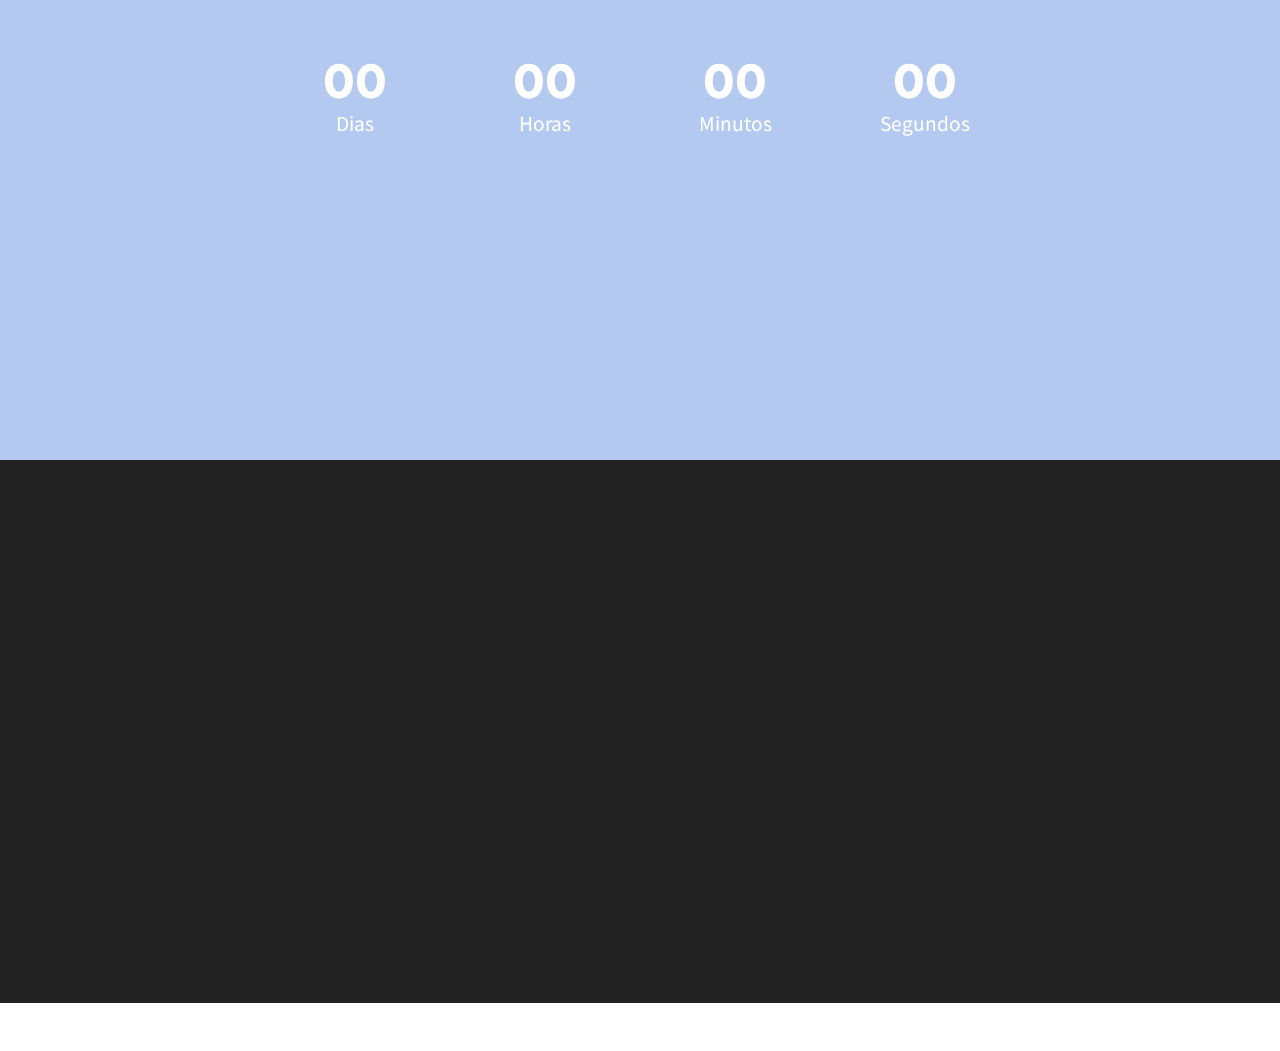
<file: page4.html>
<!DOCTYPE html>
<html  >
<head>
  <!-- Site made with Mobirise Website Builder v5.3.0, https://mobirise.com -->
  <meta charset="UTF-8">
  <meta http-equiv="X-UA-Compatible" content="IE=edge">
  <meta name="generator" content="Mobirise v5.3.0, mobirise.com">
  <meta name="viewport" content="width=device-width, initial-scale=1, minimum-scale=1">
  <link rel="shortcut icon" href="assets/images/1200px-braso-do-par.svg-128x161.png" type="image/x-icon">
  <meta name="description" content="">
  
  
  <title>Acompanhamento das metas</title>
  <link rel="stylesheet" href="assets/web/assets/mobirise-icons2/mobirise2.css">
  <link rel="stylesheet" href="assets/tether/tether.min.css">
  <link rel="stylesheet" href="assets/bootstrap/css/bootstrap.min.css">
  <link rel="stylesheet" href="assets/bootstrap/css/bootstrap-grid.min.css">
  <link rel="stylesheet" href="assets/bootstrap/css/bootstrap-reboot.min.css">
  <link rel="stylesheet" href="assets/animatecss/animate.css">
  <link rel="stylesheet" href="assets/dropdown/css/style.css">
  <link rel="stylesheet" href="assets/socicon/css/styles.css">
  <link rel="stylesheet" href="assets/theme/css/style.css">
  <link rel="preload" as="style" href="assets/mobirise/css/mbr-additional.css"><link rel="stylesheet" href="assets/mobirise/css/mbr-additional.css" type="text/css">
  
  
  
  
</head>
<body>
  
  <section class="menu menu2 cid-stzadXU5jI" once="menu" id="menu2-13">
    
    <nav class="navbar navbar-dropdown navbar-fixed-top navbar-expand-lg">
        <div class="container">
            <div class="navbar-brand">
                <span class="navbar-logo">
                    <a href="index.html">
                        <img src="assets/images/favicon-cieg-transp-96x72.png" alt="Mobirise" style="height: 3rem;">
                    </a>
                </span>
                <span class="navbar-caption-wrap"><a class="navbar-caption text-white text-primary display-7" href="index.html">CCMP | Equipe de Apoio</a></span>
            </div>
            <button class="navbar-toggler" type="button" data-toggle="collapse" data-target="#navbarSupportedContent" aria-controls="navbarNavAltMarkup" aria-expanded="false" aria-label="Toggle navigation">
                <div class="hamburger">
                    <span></span>
                    <span></span>
                    <span></span>
                    <span></span>
                </div>
            </button>
            <div class="collapse navbar-collapse" id="navbarSupportedContent">
                <ul class="navbar-nav nav-dropdown nav-right" data-app-modern-menu="true"><li class="nav-item"><a class="nav-link link text-white text-primary display-4" href="index.html" aria-expanded="false">Início</a></li><li class="nav-item dropdown"><a class="nav-link link text-white text-primary dropdown-toggle display-4" href="#" data-toggle="dropdown-submenu" aria-expanded="false">Gerencial</a><div class="dropdown-menu"><a class="text-white text-primary dropdown-item display-4" href="page2.html" aria-expanded="false">Pastas</a><a class="text-white text-primary dropdown-item display-4" href="page4.html">Acompanhar Metas</a></div></li><li class="nav-item dropdown"><a class="nav-link link text-white dropdown-toggle display-4" href="#" aria-expanded="false" data-toggle="dropdown-submenu">Equipes Assistidas</a><div class="dropdown-menu"><a class="text-white dropdown-item text-primary display-4" href="page1.html" aria-expanded="false">Equipe de Férias</a></div></li>
                    
                    <li class="nav-item dropdown"><a class="nav-link link dropdown-toggle text-white display-4" href="#" data-toggle="dropdown-submenu" aria-expanded="false">Planos de Ação</a><div class="dropdown-menu"><a class="dropdown-item text-white text-primary display-4" href="page3.html#header19-q" aria-expanded="false">Arquivo PAE 2020</a><a class="text-white dropdown-item text-primary display-4" href="page3.html#header19-s" aria-expanded="false">Férias Proporcionais 2020</a><a class="text-white dropdown-item text-primary display-4" href="page3.html#header19-u" aria-expanded="false">Relatório Anual 2020</a><a class="text-white dropdown-item text-primary display-4" href="page3.html#header19-2e" aria-expanded="false">Programação de Férias</a></div>
                    </li><li class="nav-item dropdown open"><a class="nav-link link text-white dropdown-toggle display-4" href="#" aria-expanded="true" data-toggle="dropdown-submenu">Sistemas</a><div class="dropdown-menu"><a class="text-white dropdown-item text-primary display-4" href="https://www.sistemas.pa.gov.br/governodigital/public/main/index.xhtml" aria-expanded="false">PAE</a><a class="text-white dropdown-item text-primary display-4" href="https://www.ioepa.com.br/pesquisa" aria-expanded="false">IOEPA</a><a class="text-white dropdown-item text-primary display-4" href="http://intranet.seduc.pa.gov.br/loginIntranet/index.php" aria-expanded="false">SIIG</a></div></li></ul>
                
                
            </div>
        </div>
    </nav>
</section>

<section class="countdown4 cid-stF34xLrEi mbr-fullscreen mbr-parallax-background" id="countdown4-16">
    
    <div class="mbr-overlay" style="opacity: 0.4; background-color: rgb(68, 121, 217);">
    </div>
    <div class="container">
        <div class="row justify-content-center">
            <div class="col-lg-8">
                <h3 class="mbr-section-title mb-5 align-center mbr-fonts-style display-2"><strong>Plano 1: Arquivo PAE 2020</strong></h3>
                <h4 class="mbr-section-subtitle mb-5 align-center mbr-fonts-style display-7">Período da Ação: 05/04/2021 a 31/05/2021
<div>Meta 1ª etapa: 708 processos
</div><div>Responsável: Josué França</div></h4>
                <div class="countdown-cont align-center mb-5">
                    <div class="daysCountdown col-xs-3 col-sm-3 col-md-3" title="Dias"></div>
                    <div class="hoursCountdown col-xs-3 col-sm-3 col-md-3" title="Horas"></div>
                    <div class="minutesCountdown col-xs-3 col-sm-3 col-md-3" title="Minutos"></div>
                    <div class="secondsCountdown col-xs-3 col-sm-3 col-md-3" title="Segundos"></div>
                    <div class="countdown" data-due-date="2021/05/31"></div>
                </div>
                
                
                <div class="mbr-section-btn align-center mt-5"><a class="btn btn-danger display-4" href="mailto:pauloacbrito@yahoo.com.br"><span class="mobi-mbri mobi-mbri-new-file mbr-iconfont mbr-iconfont-btn"></span>Relatório Mensal</a></div>
            </div>
        </div>
    </div>
</section>

<section class="countdown4 cid-stF88AZNU2 mbr-fullscreen mbr-parallax-background" id="countdown4-17">
    
    
    <div class="container">
        <div class="row justify-content-center">
            <div class="col-lg-8">
                <h3 class="mbr-section-title mb-5 align-center mbr-fonts-style display-2"><strong>Plano 2: Férias Proporcionais PAE 2020</strong></h3>
                <h4 class="mbr-section-subtitle mb-5 align-center mbr-fonts-style display-7">Período da Ação: 05/04/2021 a 31/05/2021
<div>Meta: 418 processos
</div><div>Responsável: Paulo Brito</div></h4>
                <div class="countdown-cont align-center mb-5">
                    <div class="daysCountdown col-xs-3 col-sm-3 col-md-3" title="Dias"></div>
                    <div class="hoursCountdown col-xs-3 col-sm-3 col-md-3" title="Horas"></div>
                    <div class="minutesCountdown col-xs-3 col-sm-3 col-md-3" title="Minutos"></div>
                    <div class="secondsCountdown col-xs-3 col-sm-3 col-md-3" title="Segundos"></div>
                    <div class="countdown" data-due-date="2021/05/31"></div>
                </div>
                
                
                <div class="mbr-section-btn align-center mt-5"><a class="btn btn-danger display-4" href="mailto:pauloacbrito@yahoo.com.br"><span class="mobi-mbri mobi-mbri-new-file mbr-iconfont mbr-iconfont-btn"></span>Relatório Mensal</a></div>
            </div>
        </div>
    </div>
</section>

<section class="countdown4 cid-stFbOYWVfn mbr-fullscreen mbr-parallax-background" id="countdown4-19">
    
    <div class="mbr-overlay" style="opacity: 0.4; background-color: rgb(0, 0, 0);">
    </div>
    <div class="container">
        <div class="row justify-content-center">
            <div class="col-lg-8">
                <h3 class="mbr-section-title mb-5 align-center mbr-fonts-style display-2"><strong>Plano 3: Relatório Anual 2020</strong></h3>
                <h4 class="mbr-section-subtitle mb-5 align-center mbr-fonts-style display-7">Período da Ação: 05/04/2021 a 31/05/2021
<div>Meta: Relatório Anual 2020</div><div>Responsável: Henrique Reis</div></h4>
                <div class="countdown-cont align-center mb-5">
                    <div class="daysCountdown col-xs-3 col-sm-3 col-md-3" title="Dias"></div>
                    <div class="hoursCountdown col-xs-3 col-sm-3 col-md-3" title="Horas"></div>
                    <div class="minutesCountdown col-xs-3 col-sm-3 col-md-3" title="Minutos"></div>
                    <div class="secondsCountdown col-xs-3 col-sm-3 col-md-3" title="Segundos"></div>
                    <div class="countdown" data-due-date="2021/05/31"></div>
                </div>
                
                
                <div class="mbr-section-btn align-center mt-5"><a class="btn btn-danger display-4" href="mailto:pauloacbrito@yahoo.com.br"><span class="mobi-mbri mobi-mbri-new-file mbr-iconfont mbr-iconfont-btn"></span>Relatório Mensal</a></div>
            </div>
        </div>
    </div>
</section>

<section class="countdown4 cid-suTtro1hhx mbr-fullscreen mbr-parallax-background" id="countdown4-2f">
    
    <div class="mbr-overlay" style="opacity: 0.4; background-color: rgb(68, 121, 217);">
    </div>
    <div class="container">
        <div class="row justify-content-center">
            <div class="col-lg-8">
                <h3 class="mbr-section-title mb-5 align-center mbr-fonts-style display-2"><strong>Plano 4: Programação Anual Férias</strong></h3>
                <h4 class="mbr-section-subtitle mb-5 align-center mbr-fonts-style display-7">Período da Ação: 05/04/2021 a 31/05/2021
<div>Meta: Promover a prática da programação anual de férias</div><div>Responsável: Paulo Brito</div></h4>
                <div class="countdown-cont align-center mb-5">
                    <div class="daysCountdown col-xs-3 col-sm-3 col-md-3" title="Dias"></div>
                    <div class="hoursCountdown col-xs-3 col-sm-3 col-md-3" title="Horas"></div>
                    <div class="minutesCountdown col-xs-3 col-sm-3 col-md-3" title="Minutos"></div>
                    <div class="secondsCountdown col-xs-3 col-sm-3 col-md-3" title="Segundos"></div>
                    <div class="countdown" data-due-date="2021/05/31"></div>
                </div>
                
                
                <div class="mbr-section-btn align-center mt-5"><a class="btn btn-danger display-4" href="mailto:pauloacbrito@yahoo.com.br"><span class="mobi-mbri mobi-mbri-new-file mbr-iconfont mbr-iconfont-btn"></span>Relatório Mensal</a></div>
            </div>
        </div>
    </div>
</section>

<section class="footer4 cid-suq9UCVPc4" once="footers" id="footer4-2d">

    
    
    <div class="container">
        <div class="row mbr-white">
            <div class="col-6 col-lg-3">
                <div class="media-wrap col-md-8 col-12">
                    <a href="https://mobiri.se/">
                        <img src="assets/images/brazao-cinza-420x527.png" alt="Mobirise">
                    </a>
                </div>
            </div>
            <div class="col-12 col-md-6 col-lg-3">
                <h5 class="mbr-section-subtitle mbr-fonts-style mb-2 display-4"><strong>Quem somos</strong></h5>
                <p class="mbr-text mbr-fonts-style mb-4 display-4">Equipe de apoio Administrativo.<br><br><strong>Secretária Adjunta da SAGEP</strong><br>Cleide Maria Amorim de Oliveira Martins<br><br><strong>Contato:</strong>&nbsp;<br>(91) 3201-5056
<br><br><strong>E-mail:<br></strong>cleide.martins@seduc.pa.gov.br</p>
                
                
            </div>
            <div class="col-12 col-md-6 col-lg-3">
                <h5 class="mbr-section-subtitle mbr-fonts-style mb-2 display-4"><strong>Diretor da DPGP
</strong><div>Norberto Ferreira Cardoso Junior</div></h5>
                <ul class="list mbr-fonts-style display-4">
                    <li class="mbr-text item-wrap"><strong><br></strong></li><li class="mbr-text item-wrap"><strong>Coordenador da CCMP</strong><br></li><li class="mbr-text item-wrap">Emanuel Vitor Virgolino de Freitas</li><li class="mbr-text item-wrap"><strong><br></strong></li><li class="mbr-text item-wrap"><strong>Orientador de Equipe</strong></li><li class="mbr-text item-wrap">Paulo André Costa de Brito</li><li class="mbr-text item-wrap"><strong>Contato:</strong><br></li><li class="mbr-text item-wrap">(91) 3201-5080/ 3201-5188&nbsp;</li>
                </ul>
            </div>
            <div class="col-12 col-md-6 col-lg-3">
                <h5 class="mbr-section-subtitle mbr-fonts-style mb-2 display-4"><strong>Acesse também:</strong><br><a href="https://pauloacbrito.github.io/FERIAS/" class="text-primary">Equipe de Férias</a></h5>
                <ul class="list mbr-fonts-style display-4">
                    <li class="mbr-text item-wrap"><br></li>
                    <li class="mbr-text item-wrap"><br></li>
                </ul>
            </div>
            <div class="col-12 mt-4">
                <p class="mbr-text mb-0 mbr-fonts-style copyright align-center display-4">
                    © Copyright 2021 CIEG Consultoria. Todos os direitos reservados.</p>
            </div>
        </div>
    </div>
</section><section style="background-color: #fff; font-family: -apple-system, BlinkMacSystemFont, 'Segoe UI', 'Roboto', 'Helvetica Neue', Arial, sans-serif; color:#aaa; font-size:12px; padding: 0; align-items: center; display: flex;"><a href="https://mobirise.site/h" style="flex: 1 1; height: 3rem; padding-left: 1rem;"></a><p style="flex: 0 0 auto; margin:0; padding-right:1rem;">Built with Mobirise <a href="https://mobirise.site/u" style="color:#aaa;">web page</a> template</p></section><script src="assets/web/assets/jquery/jquery.min.js"></script>  <script src="assets/popper/popper.min.js"></script>  <script src="assets/tether/tether.min.js"></script>  <script src="assets/bootstrap/js/bootstrap.min.js"></script>  <script src="assets/smoothscroll/smooth-scroll.js"></script>  <script src="assets/viewportchecker/jquery.viewportchecker.js"></script>  <script src="assets/dropdown/js/nav-dropdown.js"></script>  <script src="assets/dropdown/js/navbar-dropdown.js"></script>  <script src="assets/touchswipe/jquery.touch-swipe.min.js"></script>  <script src="assets/countdown/jquery.countdown.min.js"></script>  <script src="assets/parallax/jarallax.min.js"></script>  <script src="assets/theme/js/script.js"></script>  
  
  
  <input name="animation" type="hidden">
  </body>
</html>
</file>
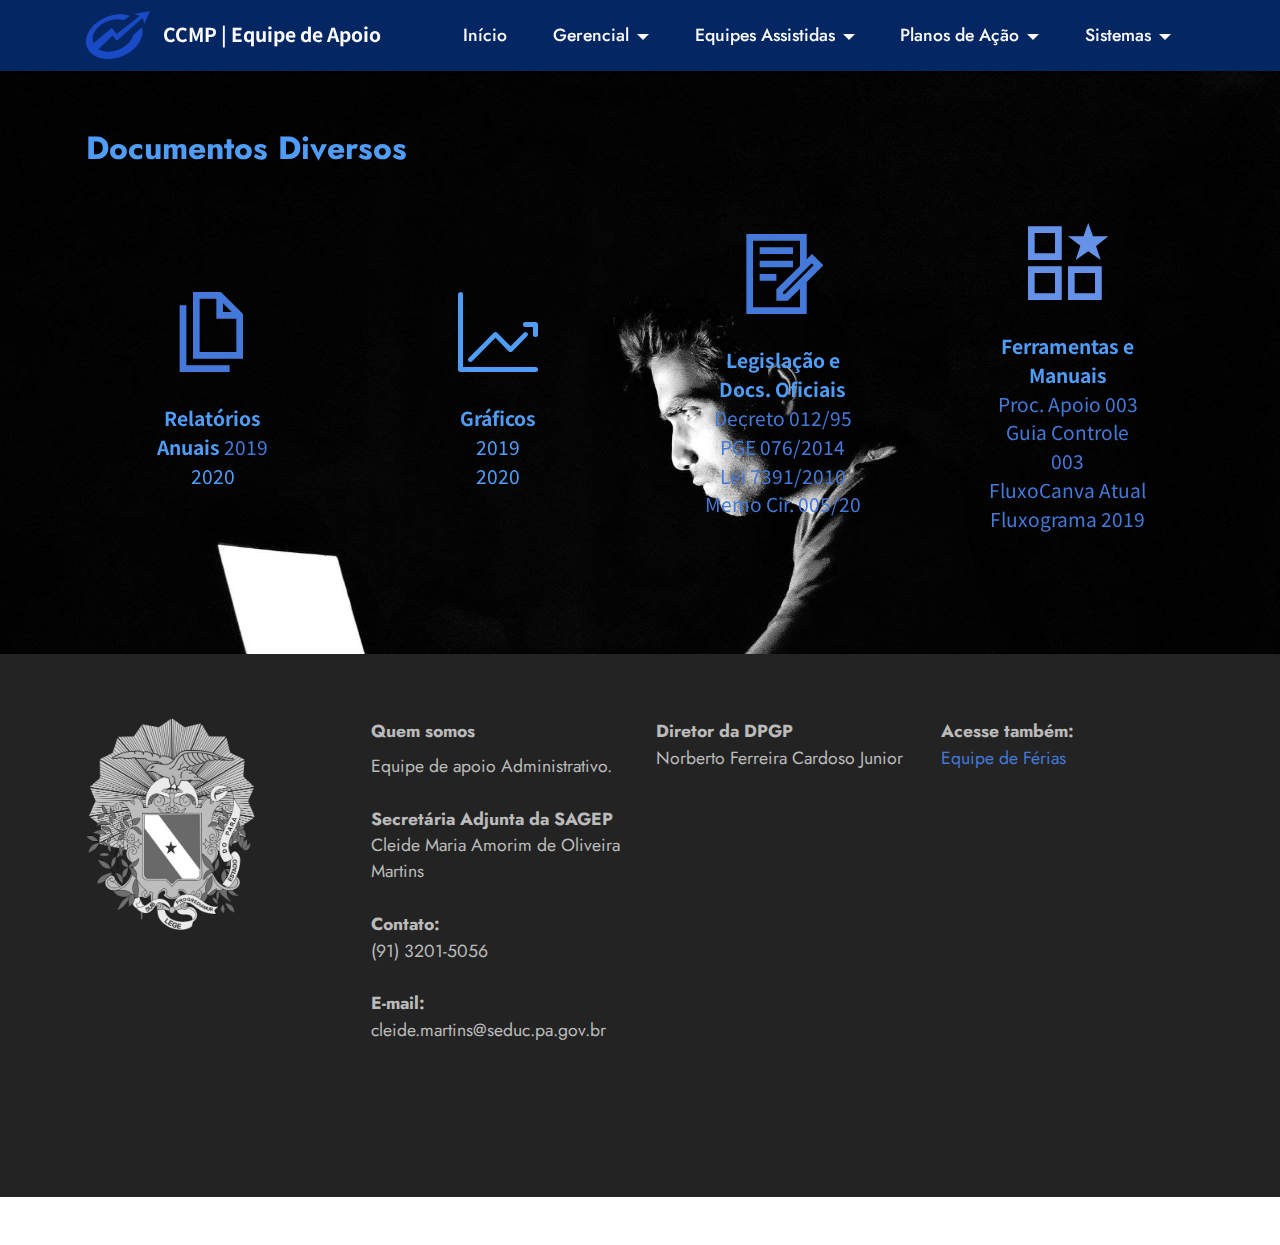
<file: page5.html>
<!DOCTYPE html>
<html  >
<head>
  <!-- Site made with Mobirise Website Builder v5.3.0, https://mobirise.com -->
  <meta charset="UTF-8">
  <meta http-equiv="X-UA-Compatible" content="IE=edge">
  <meta name="generator" content="Mobirise v5.3.0, mobirise.com">
  <meta name="viewport" content="width=device-width, initial-scale=1, minimum-scale=1">
  <link rel="shortcut icon" href="assets/images/1200px-braso-do-par.svg-128x161.png" type="image/x-icon">
  <meta name="description" content="">
  
  
  <title>Relatórios e Manuais</title>
  <link rel="stylesheet" href="assets/web/assets/mobirise-icons2/mobirise2.css">
  <link rel="stylesheet" href="assets/web/assets/mobirise-icons-bold/mobirise-icons-bold.css">
  <link rel="stylesheet" href="assets/tether/tether.min.css">
  <link rel="stylesheet" href="assets/bootstrap/css/bootstrap.min.css">
  <link rel="stylesheet" href="assets/bootstrap/css/bootstrap-grid.min.css">
  <link rel="stylesheet" href="assets/bootstrap/css/bootstrap-reboot.min.css">
  <link rel="stylesheet" href="assets/animatecss/animate.css">
  <link rel="stylesheet" href="assets/dropdown/css/style.css">
  <link rel="stylesheet" href="assets/socicon/css/styles.css">
  <link rel="stylesheet" href="assets/theme/css/style.css">
  <link rel="preload" as="style" href="assets/mobirise/css/mbr-additional.css"><link rel="stylesheet" href="assets/mobirise/css/mbr-additional.css" type="text/css">
  
  
  
  
</head>
<body>
  
  <section class="menu menu2 cid-stzadXU5jI" once="menu" id="menu2-1g">
    
    <nav class="navbar navbar-dropdown navbar-fixed-top navbar-expand-lg">
        <div class="container">
            <div class="navbar-brand">
                <span class="navbar-logo">
                    <a href="index.html">
                        <img src="assets/images/favicon-cieg-transp-96x72.png" alt="Mobirise" style="height: 3rem;">
                    </a>
                </span>
                <span class="navbar-caption-wrap"><a class="navbar-caption text-white text-primary display-7" href="index.html">CCMP | Equipe de Apoio</a></span>
            </div>
            <button class="navbar-toggler" type="button" data-toggle="collapse" data-target="#navbarSupportedContent" aria-controls="navbarNavAltMarkup" aria-expanded="false" aria-label="Toggle navigation">
                <div class="hamburger">
                    <span></span>
                    <span></span>
                    <span></span>
                    <span></span>
                </div>
            </button>
            <div class="collapse navbar-collapse" id="navbarSupportedContent">
                <ul class="navbar-nav nav-dropdown nav-right" data-app-modern-menu="true"><li class="nav-item"><a class="nav-link link text-white text-primary display-4" href="index.html" aria-expanded="false">Início</a></li><li class="nav-item dropdown"><a class="nav-link link text-white text-primary dropdown-toggle display-4" href="#" data-toggle="dropdown-submenu" aria-expanded="false">Gerencial</a><div class="dropdown-menu"><a class="text-white text-primary dropdown-item display-4" href="page2.html" aria-expanded="false">Pastas</a><a class="text-white text-primary dropdown-item display-4" href="page4.html">Acompanhar Metas</a></div></li><li class="nav-item dropdown"><a class="nav-link link text-white dropdown-toggle display-4" href="#" aria-expanded="false" data-toggle="dropdown-submenu">Equipes Assistidas</a><div class="dropdown-menu"><a class="text-white dropdown-item text-primary display-4" href="page1.html" aria-expanded="false">Equipe de Férias</a></div></li>
                    
                    <li class="nav-item dropdown"><a class="nav-link link dropdown-toggle text-white display-4" href="#" data-toggle="dropdown-submenu" aria-expanded="false">Planos de Ação</a><div class="dropdown-menu"><a class="dropdown-item text-white text-primary display-4" href="page3.html#header19-q" aria-expanded="false">Arquivo PAE 2020</a><a class="text-white dropdown-item text-primary display-4" href="page3.html#header19-s" aria-expanded="false">Férias Proporcionais 2020</a><a class="text-white dropdown-item text-primary display-4" href="page3.html#header19-u" aria-expanded="false">Relatório Anual 2020</a><a class="text-white dropdown-item text-primary display-4" href="page3.html#header19-2e" aria-expanded="false">Programação de Férias</a></div>
                    </li><li class="nav-item dropdown open"><a class="nav-link link text-white dropdown-toggle display-4" href="#" aria-expanded="true" data-toggle="dropdown-submenu">Sistemas</a><div class="dropdown-menu"><a class="text-white dropdown-item text-primary display-4" href="https://www.sistemas.pa.gov.br/governodigital/public/main/index.xhtml" aria-expanded="false">PAE</a><a class="text-white dropdown-item text-primary display-4" href="https://www.ioepa.com.br/pesquisa" aria-expanded="false">IOEPA</a><a class="text-white dropdown-item text-primary display-4" href="http://intranet.seduc.pa.gov.br/loginIntranet/index.php" aria-expanded="false">SIIG</a></div></li></ul>
                
                
            </div>
        </div>
    </nav>
</section>

<section class="features13 cid-stFzMDJWVc mbr-parallax-background" id="features14-1i">
    

    
    <div class="container">
        <div class="row">
            <div class="col-12">
                <h3 class="mbr-section-title align-center mb-4 mbr-fonts-style display-5"><strong>Documentos Diversos</strong></h3>
            </div>
            <div class="card col-12 col-md-4 col-lg-2 p-3">
                <div class="card-wrapper">
                    <div class="card-box align-center">
                        <span class="mbr-iconfont mobi-mbri-pages mobi-mbri" style="color: rgb(68, 121, 217); fill: rgb(68, 121, 217);"></span>
                        <h4 class="card-title align-center mbr-black mbr-fonts-style display-7"><strong>Relatórios Anuais </strong><a href="assets/files/RELATORIO-ANUAL2019EQUIPEDEFERIAS.pdf" class="text-primary">2019</a><br>2020<br></h4>
                    </div>
                </div>
            </div>
            <div class="card p-3 col-12 col-md-4 col-lg-2">
                <div class="card-wrapper">
                    <div class="card-box align-center">
                        <span class="mbr-iconfont mbrib-growing-chart" style="color: rgb(80, 157, 248); fill: rgb(80, 157, 248);"></span>
                        <h4 class="card-title align-center mbr-black mbr-fonts-style display-7"><strong>Gráficos</strong><br>2019<br>2020</h4>
                    </div>
                </div>
            </div>
            <div class="card p-3 col-12 col-md-4 col-lg-2">
                <div class="card-wrapper">
                    <div class="card-box align-center">
                        <span class="mbr-iconfont mobi-mbri-contact-form mobi-mbri" style="color: rgb(68, 121, 217); fill: rgb(68, 121, 217);"></span>
                        <h4 class="card-title align-center mbr-black mbr-fonts-style display-7"><strong>Legislação e Docs. Oficiais</strong><br><a href="assets/files/Decreto-0012DE95112AVOS.PDF" class="text-primary">Decreto 012/95</a><br><a href="assets/files/PGE-076de2014PGEParecerfavorvelaferiasproporcionaisatemporarios.pdf" class="text-primary">PGE 076/2014</a><br><a href="assets/files/LEI-7391de2010feriasproporc.pdf" class="text-primary">Lei 7391/2010</a><br><a href="assets/files/Memorando-Ciruclarn005_2020_esclarecimentosantecipaodefriasdecreto609.pdf" class="text-primary">Memo Cir. 005/20<br></a><br></h4>
                    </div>
                </div>
            </div>
            <div class="card p-3 col-12 col-md-4 col-lg-2">
                <div class="card-wrapper">
                    <div class="card-box align-center">
                        <span class="mbr-iconfont mobi-mbri-features mobi-mbri"></span>
                        <h4 class="card-title align-center mbr-black mbr-fonts-style display-7"><strong>Ferramentas e Manuais</strong><br><a href="assets/files/Proc-003Impresso.pdf" class="text-primary">Proc. Apoio 003</a><br><a href="assets/files/Guia-decontrole-impresso.doc" class="text-primary">Guia Controle 003</a><br><a href="assets/files/FLUXO-CANVAFRIASATUAL.pdf" class="text-primary">FluxoCanva Atual<br></a><a href="assets/files/fluxograma2.pdf" class="text-primary">Fluxograma 2019</a><a href="assets/files/fluxograma2.pdf" class="text-primary"><br></a><br></h4>
                    </div>
                </div>
            </div>
            
            
        </div>
    </div>
</section>

<section class="footer4 cid-suq9UCVPc4" once="footers" id="footer4-2d">

    
    
    <div class="container">
        <div class="row mbr-white">
            <div class="col-6 col-lg-3">
                <div class="media-wrap col-md-8 col-12">
                    <a href="https://mobiri.se/">
                        <img src="assets/images/brazao-cinza-420x527.png" alt="Mobirise">
                    </a>
                </div>
            </div>
            <div class="col-12 col-md-6 col-lg-3">
                <h5 class="mbr-section-subtitle mbr-fonts-style mb-2 display-4"><strong>Quem somos</strong></h5>
                <p class="mbr-text mbr-fonts-style mb-4 display-4">Equipe de apoio Administrativo.<br><br><strong>Secretária Adjunta da SAGEP</strong><br>Cleide Maria Amorim de Oliveira Martins<br><br><strong>Contato:</strong>&nbsp;<br>(91) 3201-5056
<br><br><strong>E-mail:<br></strong>cleide.martins@seduc.pa.gov.br</p>
                
                
            </div>
            <div class="col-12 col-md-6 col-lg-3">
                <h5 class="mbr-section-subtitle mbr-fonts-style mb-2 display-4"><strong>Diretor da DPGP
</strong><div>Norberto Ferreira Cardoso Junior</div></h5>
                <ul class="list mbr-fonts-style display-4">
                    <li class="mbr-text item-wrap"><strong><br></strong></li><li class="mbr-text item-wrap"><strong>Coordenador da CCMP</strong><br></li><li class="mbr-text item-wrap">Emanuel Vitor Virgolino de Freitas</li><li class="mbr-text item-wrap"><strong><br></strong></li><li class="mbr-text item-wrap"><strong>Orientador de Equipe</strong></li><li class="mbr-text item-wrap">Paulo André Costa de Brito</li><li class="mbr-text item-wrap"><strong>Contato:</strong><br></li><li class="mbr-text item-wrap">(91) 3201-5080/ 3201-5188&nbsp;</li>
                </ul>
            </div>
            <div class="col-12 col-md-6 col-lg-3">
                <h5 class="mbr-section-subtitle mbr-fonts-style mb-2 display-4"><strong>Acesse também:</strong><br><a href="https://pauloacbrito.github.io/FERIAS/" class="text-primary">Equipe de Férias</a></h5>
                <ul class="list mbr-fonts-style display-4">
                    <li class="mbr-text item-wrap"><br></li>
                    <li class="mbr-text item-wrap"><br></li>
                </ul>
            </div>
            <div class="col-12 mt-4">
                <p class="mbr-text mb-0 mbr-fonts-style copyright align-center display-4">
                    © Copyright 2021 CIEG Consultoria. Todos os direitos reservados.</p>
            </div>
        </div>
    </div>
</section><section style="background-color: #fff; font-family: -apple-system, BlinkMacSystemFont, 'Segoe UI', 'Roboto', 'Helvetica Neue', Arial, sans-serif; color:#aaa; font-size:12px; padding: 0; align-items: center; display: flex;"><a href="https://mobirise.site/g" style="flex: 1 1; height: 3rem; padding-left: 1rem;"></a><p style="flex: 0 0 auto; margin:0; padding-right:1rem;"><a href="https://mobirise.site/r" style="color:#aaa;">This website</a> was designed with Mobirise templates</p></section><script src="assets/web/assets/jquery/jquery.min.js"></script>  <script src="assets/popper/popper.min.js"></script>  <script src="assets/tether/tether.min.js"></script>  <script src="assets/bootstrap/js/bootstrap.min.js"></script>  <script src="assets/smoothscroll/smooth-scroll.js"></script>  <script src="assets/viewportchecker/jquery.viewportchecker.js"></script>  <script src="assets/parallax/jarallax.min.js"></script>  <script src="assets/dropdown/js/nav-dropdown.js"></script>  <script src="assets/dropdown/js/navbar-dropdown.js"></script>  <script src="assets/touchswipe/jquery.touch-swipe.min.js"></script>  <script src="assets/theme/js/script.js"></script>  
  
  
  <input name="animation" type="hidden">
  </body>
</html>
</file>
<file: assets/web/assets/mobirise-icons2/mobirise2.css>
@font-face {
  font-family: 'Moririse2';
  font-display: swap;
  src:  url('mobirise2.eot?f2bix4');
  src:  url('mobirise2.eot?f2bix4#iefix') format('embedded-opentype'),
    url('mobirise2.ttf?f2bix4') format('truetype'),
    url('mobirise2.woff?f2bix4') format('woff'),
    url('mobirise2.svg?f2bix4#mobirise2') format('svg');
  font-weight: normal;
  font-style: normal;
}

[class^="mobi-"], [class*=" mobi-"] {
  /* use !important to prevent issues with browser extensions that change fonts */
  font-family: 'Moririse2' !important;
  speak: none;
  font-style: normal;
  font-weight: normal;
  font-variant: normal;
  text-transform: none;
  line-height: 1;

  /* Better Font Rendering =========== */
  -webkit-font-smoothing: antialiased;
  -moz-osx-font-smoothing: grayscale;
}

.mobi-mbri-add-submenu:before {
  content: "\e900";
}
.mobi-mbri-alert:before {
  content: "\e901";
}
.mobi-mbri-align-center:before {
  content: "\e902";
}
.mobi-mbri-align-justify:before {
  content: "\e903";
}
.mobi-mbri-align-left:before {
  content: "\e904";
}
.mobi-mbri-align-right:before {
  content: "\e905";
}
.mobi-mbri-android:before {
  content: "\e906";
}
.mobi-mbri-apple:before {
  content: "\e907";
}
.mobi-mbri-arrow-down:before {
  content: "\e908";
}
.mobi-mbri-arrow-next:before {
  content: "\e909";
}
.mobi-mbri-arrow-prev:before {
  content: "\e90a";
}
.mobi-mbri-arrow-up:before {
  content: "\e90b";
}
.mobi-mbri-bold:before {
  content: "\e90c";
}
.mobi-mbri-bookmark:before {
  content: "\e90d";
}
.mobi-mbri-bootstrap:before {
  content: "\e90e";
}
.mobi-mbri-briefcase:before {
  content: "\e90f";
}
.mobi-mbri-browse:before {
  content: "\e910";
}
.mobi-mbri-bulleted-list:before {
  content: "\e911";
}
.mobi-mbri-calendar:before {
  content: "\e912";
}
.mobi-mbri-camera:before {
  content: "\e913";
}
.mobi-mbri-cart-add:before {
  content: "\e914";
}
.mobi-mbri-cart-full:before {
  content: "\e915";
}
.mobi-mbri-cash:before {
  content: "\e916";
}
.mobi-mbri-change-style:before {
  content: "\e917";
}
.mobi-mbri-chat:before {
  content: "\e918";
}
.mobi-mbri-clock:before {
  content: "\e919";
}
.mobi-mbri-close:before {
  content: "\e91a";
}
.mobi-mbri-cloud:before {
  content: "\e91b";
}
.mobi-mbri-code:before {
  content: "\e91c";
}
.mobi-mbri-contact-form:before {
  content: "\e91d";
}
.mobi-mbri-credit-card:before {
  content: "\e91e";
}
.mobi-mbri-cursor-click:before {
  content: "\e91f";
}
.mobi-mbri-cust-feedback:before {
  content: "\e920";
}
.mobi-mbri-database:before {
  content: "\e921";
}
.mobi-mbri-delivery:before {
  content: "\e922";
}
.mobi-mbri-desktop:before {
  content: "\e923";
}
.mobi-mbri-devices:before {
  content: "\e924";
}
.mobi-mbri-down:before {
  content: "\e925";
}
.mobi-mbri-download-2:before {
  content: "\e926";
}
.mobi-mbri-download:before {
  content: "\e927";
}
.mobi-mbri-drag-n-drop-2:before {
  content: "\e928";
}
.mobi-mbri-drag-n-drop:before {
  content: "\e929";
}
.mobi-mbri-edit-2:before {
  content: "\e92a";
}
.mobi-mbri-edit:before {
  content: "\e92b";
}
.mobi-mbri-error:before {
  content: "\e92c";
}
.mobi-mbri-extension:before {
  content: "\e92d";
}
.mobi-mbri-features:before {
  content: "\e92e";
}
.mobi-mbri-file:before {
  content: "\e92f";
}
.mobi-mbri-flag:before {
  content: "\e930";
}
.mobi-mbri-folder:before {
  content: "\e931";
}
.mobi-mbri-gift:before {
  content: "\e932";
}
.mobi-mbri-github:before {
  content: "\e933";
}
.mobi-mbri-globe-2:before {
  content: "\e934";
}
.mobi-mbri-globe:before {
  content: "\e935";
}
.mobi-mbri-growing-chart:before {
  content: "\e936";
}
.mobi-mbri-hearth:before {
  content: "\e937";
}
.mobi-mbri-help:before {
  content: "\e938";
}
.mobi-mbri-home:before {
  content: "\e939";
}
.mobi-mbri-hot-cup:before {
  content: "\e93a";
}
.mobi-mbri-idea:before {
  content: "\e93b";
}
.mobi-mbri-image-gallery:before {
  content: "\e93c";
}
.mobi-mbri-image-slider:before {
  content: "\e93d";
}
.mobi-mbri-info:before {
  content: "\e93e";
}
.mobi-mbri-italic:before {
  content: "\e93f";
}
.mobi-mbri-key:before {
  content: "\e940";
}
.mobi-mbri-laptop:before {
  content: "\e941";
}
.mobi-mbri-layers:before {
  content: "\e942";
}
.mobi-mbri-left-right:before {
  content: "\e943";
}
.mobi-mbri-left:before {
  content: "\e944";
}
.mobi-mbri-letter:before {
  content: "\e945";
}
.mobi-mbri-like:before {
  content: "\e946";
}
.mobi-mbri-link:before {
  content: "\e947";
}
.mobi-mbri-lock:before {
  content: "\e948";
}
.mobi-mbri-login:before {
  content: "\e949";
}
.mobi-mbri-logout:before {
  content: "\e94a";
}
.mobi-mbri-magic-stick:before {
  content: "\e94b";
}
.mobi-mbri-map-pin:before {
  content: "\e94c";
}
.mobi-mbri-menu:before {
  content: "\e94d";
}
.mobi-mbri-mobile-2:before {
  content: "\e94e";
}
.mobi-mbri-mobile-horizontal:before {
  content: "\e94f";
}
.mobi-mbri-mobile:before {
  content: "\e950";
}
.mobi-mbri-mobirise:before {
  content: "\e951";
}
.mobi-mbri-more-horizontal:before {
  content: "\e952";
}
.mobi-mbri-more-vertical:before {
  content: "\e953";
}
.mobi-mbri-music:before {
  content: "\e954";
}
.mobi-mbri-new-file:before {
  content: "\e955";
}
.mobi-mbri-numbered-list:before {
  content: "\e956";
}
.mobi-mbri-opened-folder:before {
  content: "\e957";
}
.mobi-mbri-pages:before {
  content: "\e958";
}
.mobi-mbri-paper-plane:before {
  content: "\e959";
}
.mobi-mbri-paperclip:before {
  content: "\e95a";
}
.mobi-mbri-phone:before {
  content: "\e95b";
}
.mobi-mbri-photo:before {
  content: "\e95c";
}
.mobi-mbri-photos:before {
  content: "\e95d";
}
.mobi-mbri-pin:before {
  content: "\e95e";
}
.mobi-mbri-play:before {
  content: "\e95f";
}
.mobi-mbri-plus:before {
  content: "\e960";
}
.mobi-mbri-preview:before {
  content: "\e961";
}
.mobi-mbri-print:before {
  content: "\e962";
}
.mobi-mbri-protect:before {
  content: "\e963";
}
.mobi-mbri-question:before {
  content: "\e964";
}
.mobi-mbri-quote-left:before {
  content: "\e965";
}
.mobi-mbri-quote-right:before {
  content: "\e966";
}
.mobi-mbri-redo:before {
  content: "\e967";
}
.mobi-mbri-refresh:before {
  content: "\e968";
}
.mobi-mbri-responsive-2:before {
  content: "\e969";
}
.mobi-mbri-responsive:before {
  content: "\e96a";
}
.mobi-mbri-right:before {
  content: "\e96b";
}
.mobi-mbri-rocket:before {
  content: "\e96c";
}
.mobi-mbri-sad-face:before {
  content: "\e96d";
}
.mobi-mbri-sale:before {
  content: "\e96e";
}
.mobi-mbri-save:before {
  content: "\e96f";
}
.mobi-mbri-search:before {
  content: "\e970";
}
.mobi-mbri-setting-2:before {
  content: "\e971";
}
.mobi-mbri-setting-3:before {
  content: "\e972";
}
.mobi-mbri-setting:before {
  content: "\e973";
}
.mobi-mbri-share:before {
  content: "\e974";
}
.mobi-mbri-shopping-bag:before {
  content: "\e975";
}
.mobi-mbri-shopping-basket:before {
  content: "\e976";
}
.mobi-mbri-shopping-cart:before {
  content: "\e977";
}
.mobi-mbri-sites:before {
  content: "\e978";
}
.mobi-mbri-smile-face:before {
  content: "\e979";
}
.mobi-mbri-speed:before {
  content: "\e97a";
}
.mobi-mbri-star:before {
  content: "\e97b";
}
.mobi-mbri-success:before {
  content: "\e97c";
}
.mobi-mbri-sun:before {
  content: "\e97d";
}
.mobi-mbri-sun2:before {
  content: "\e97e";
}
.mobi-mbri-tablet-vertical:before {
  content: "\e97f";
}
.mobi-mbri-tablet:before {
  content: "\e980";
}
.mobi-mbri-target:before {
  content: "\e981";
}
.mobi-mbri-timer:before {
  content: "\e982";
}
.mobi-mbri-to-ftp:before {
  content: "\e983";
}
.mobi-mbri-to-local-drive:before {
  content: "\e984";
}
.mobi-mbri-touch-swipe:before {
  content: "\e985";
}
.mobi-mbri-touch:before {
  content: "\e986";
}
.mobi-mbri-trash:before {
  content: "\e987";
}
.mobi-mbri-underline:before {
  content: "\e988";
}
.mobi-mbri-undo:before {
  content: "\e989";
}
.mobi-mbri-unlink:before {
  content: "\e98a";
}
.mobi-mbri-unlock:before {
  content: "\e98b";
}
.mobi-mbri-up-down:before {
  content: "\e98c";
}
.mobi-mbri-up:before {
  content: "\e98d";
}
.mobi-mbri-update:before {
  content: "\e98e";
}
.mobi-mbri-upload-2:before {
  content: "\e98f";
}
.mobi-mbri-upload:before {
  content: "\e990";
}
.mobi-mbri-user-2:before {
  content: "\e991";
}
.mobi-mbri-user:before {
  content: "\e992";
}
.mobi-mbri-users:before {
  content: "\e993";
}
.mobi-mbri-video-play:before {
  content: "\e994";
}
.mobi-mbri-video:before {
  content: "\e995";
}
.mobi-mbri-watch:before {
  content: "\e996";
}
.mobi-mbri-website-theme-2:before {
  content: "\e997";
}
.mobi-mbri-website-theme:before {
  content: "\e998";
}
.mobi-mbri-wifi:before {
  content: "\e999";
}
.mobi-mbri-windows:before {
  content: "\e99a";
}
.mobi-mbri-zoom-in:before {
  content: "\e99b";
}
.mobi-mbri-zoom-out:before {
  content: "\e99c";
}
</file>
<file: assets/dropdown/css/style.css>
.navbar-dropdown {
  left: 0;
  padding: 0;
  position: absolute;
  right: 0;
  top: 0;
  transition: all 0.45s ease;
  z-index: 1030;
  background: #282828; }
  .navbar-dropdown .navbar-logo {
    margin-right: 0.8rem;
    transition: margin 0.3s ease-in-out;
    vertical-align: middle; }
    .navbar-dropdown .navbar-logo img {
      height: 3.125rem;
      transition: all 0.3s ease-in-out; }
    .navbar-dropdown .navbar-logo.mbr-iconfont {
      font-size: 3.125rem;
      line-height: 3.125rem; }
  .navbar-dropdown .navbar-caption {
    font-weight: 700;
    white-space: normal;
    vertical-align: -4px;
    line-height: 3.125rem !important; }
    .navbar-dropdown .navbar-caption, .navbar-dropdown .navbar-caption:hover {
      color: inherit;
      text-decoration: none; }
  .navbar-dropdown .mbr-iconfont + .navbar-caption {
    vertical-align: -1px; }
  .navbar-dropdown.navbar-fixed-top {
    position: fixed; }
  .navbar-dropdown .navbar-brand span {
    vertical-align: -4px; }
  .navbar-dropdown.bg-color.transparent {
    background: none; }
  .navbar-dropdown.navbar-short .navbar-brand {
    padding: 0.625rem 0; }
    .navbar-dropdown.navbar-short .navbar-brand span {
      vertical-align: -1px; }
  .navbar-dropdown.navbar-short .navbar-caption {
    line-height: 2.375rem !important;
    vertical-align: -2px; }
  .navbar-dropdown.navbar-short .navbar-logo {
    margin-right: 0.5rem; }
    .navbar-dropdown.navbar-short .navbar-logo img {
      height: 2.375rem; }
    .navbar-dropdown.navbar-short .navbar-logo.mbr-iconfont {
      font-size: 2.375rem;
      line-height: 2.375rem; }
  .navbar-dropdown.navbar-short .mbr-table-cell {
    height: 3.625rem; }
  .navbar-dropdown .navbar-close {
    left: 0.6875rem;
    position: fixed;
    top: 0.75rem;
    z-index: 1000; }
  .navbar-dropdown .hamburger-icon {
    content: "";
    display: inline-block;
    vertical-align: middle;
    width: 16px;
    -webkit-box-shadow: 0 -6px 0 1px #282828,0 0 0 1px #282828,0 6px 0 1px #282828;
    -moz-box-shadow: 0 -6px 0 1px #282828,0 0 0 1px #282828,0 6px 0 1px #282828;
    box-shadow: 0 -6px 0 1px #282828,0 0 0 1px #282828,0 6px 0 1px #282828; }

.dropdown-menu .dropdown-toggle[data-toggle="dropdown-submenu"]::after {
  border-bottom: 0.35em solid transparent;
  border-left: 0.35em solid;
  border-right: 0;
  border-top: 0.35em solid transparent;
  margin-left: 0.3rem; }

.dropdown-menu .dropdown-item:focus {
  outline: 0; }

.nav-dropdown {
  font-size: 0.75rem;
  font-weight: 500;
  height: auto !important; }
  .nav-dropdown .nav-btn {
    padding-left: 1rem; }
  .nav-dropdown .link {
    margin: .667em 1.667em;
    font-weight: 500;
    padding: 0;
    transition: color .2s ease-in-out; }
    .nav-dropdown .link.dropdown-toggle {
      margin-right: 2.583em; }
      .nav-dropdown .link.dropdown-toggle::after {
        margin-left: .25rem;
        border-top: 0.35em solid;
        border-right: 0.35em solid transparent;
        border-left: 0.35em solid transparent;
        border-bottom: 0; }
      .nav-dropdown .link.dropdown-toggle[aria-expanded="true"] {
        margin: 0;
        padding: 0.667em 3.263em  0.667em 1.667em; }
  .nav-dropdown .link::after,
  .nav-dropdown .dropdown-item::after {
    color: inherit; }
  .nav-dropdown .btn {
    font-size: 0.75rem;
    font-weight: 700;
    letter-spacing: 0;
    margin-bottom: 0;
    padding-left: 1.25rem;
    padding-right: 1.25rem; }
  .nav-dropdown .dropdown-menu {
    border-radius: 0;
    border: 0;
    left: 0;
    margin: 0;
    padding-bottom: 1.25rem;
    padding-top: 1.25rem;
    position: relative; }
  .nav-dropdown .dropdown-submenu {
    margin-left: 0.125rem;
    top: 0; }
  .nav-dropdown .dropdown-item {
    font-weight: 500;
    line-height: 2;
    padding: 0.3846em 4.615em 0.3846em 1.5385em;
    position: relative;
    transition: color .2s ease-in-out, background-color .2s ease-in-out; }
    .nav-dropdown .dropdown-item::after {
      margin-top: -0.3077em;
      position: absolute;
      right: 1.1538em;
      top: 50%; }
    .nav-dropdown .dropdown-item:focus, .nav-dropdown .dropdown-item:hover {
      background: none; }

@media (max-width: 767px) {
  .nav-dropdown.navbar-toggleable-sm {
    bottom: 0;
    display: none;
    left: 0;
    overflow-x: hidden;
    position: fixed;
    top: 0;
    transform: translateX(-100%);
    -ms-transform: translateX(-100%);
    -webkit-transform: translateX(-100%);
    width: 18.75rem;
    z-index: 999; } }
.nav-dropdown.navbar-toggleable-xl {
  bottom: 0;
  display: none;
  left: 0;
  overflow-x: hidden;
  position: fixed;
  top: 0;
  transform: translateX(-100%);
  -ms-transform: translateX(-100%);
  -webkit-transform: translateX(-100%);
  width: 18.75rem;
  z-index: 999; }

.nav-dropdown-sm {
  display: block !important;
  overflow-x: hidden;
  overflow: auto;
  padding-top: 3.875rem; }
  .nav-dropdown-sm::after {
    content: "";
    display: block;
    height: 3rem;
    width: 100%; }
  .nav-dropdown-sm.collapse.in ~ .navbar-close {
    display: block !important; }
  .nav-dropdown-sm.collapsing, .nav-dropdown-sm.collapse.in {
    transform: translateX(0);
    -ms-transform: translateX(0);
    -webkit-transform: translateX(0);
    transition: all 0.25s ease-out;
    -webkit-transition: all 0.25s ease-out;
    background: #282828; }
  .nav-dropdown-sm.collapsing[aria-expanded="false"] {
    transform: translateX(-100%);
    -ms-transform: translateX(-100%);
    -webkit-transform: translateX(-100%); }
  .nav-dropdown-sm .nav-item {
    display: block;
    margin-left: 0 !important;
    padding-left: 0; }
  .nav-dropdown-sm .link,
  .nav-dropdown-sm .dropdown-item {
    border-top: 1px dotted rgba(255, 255, 255, 0.1);
    font-size: 0.8125rem;
    line-height: 1.6;
    margin: 0 !important;
    padding: 0.875rem 2.4rem 0.875rem 1.5625rem !important;
    position: relative;
    white-space: normal; }
    .nav-dropdown-sm .link:focus, .nav-dropdown-sm .link:hover,
    .nav-dropdown-sm .dropdown-item:focus,
    .nav-dropdown-sm .dropdown-item:hover {
      background: rgba(0, 0, 0, 0.2) !important;
      color: #c0a375; }
  .nav-dropdown-sm .nav-btn {
    position: relative;
    padding: 1.5625rem 1.5625rem 0 1.5625rem; }
    .nav-dropdown-sm .nav-btn::before {
      border-top: 1px dotted rgba(255, 255, 255, 0.1);
      content: "";
      left: 0;
      position: absolute;
      top: 0;
      width: 100%; }
    .nav-dropdown-sm .nav-btn + .nav-btn {
      padding-top: 0.625rem; }
      .nav-dropdown-sm .nav-btn + .nav-btn::before {
        display: none; }
  .nav-dropdown-sm .btn {
    padding: 0.625rem 0; }
  .nav-dropdown-sm .dropdown-toggle[data-toggle="dropdown-submenu"]::after {
    margin-left: .25rem;
    border-top: 0.35em solid;
    border-right: 0.35em solid transparent;
    border-left: 0.35em solid transparent;
    border-bottom: 0; }
  .nav-dropdown-sm .dropdown-toggle[data-toggle="dropdown-submenu"][aria-expanded="true"]::after {
    border-top: 0;
    border-right: 0.35em solid transparent;
    border-left: 0.35em solid transparent;
    border-bottom: 0.35em solid; }
  .nav-dropdown-sm .dropdown-menu {
    margin: 0;
    padding: 0;
    position: relative;
    top: 0;
    left: 0;
    width: 100%;
    border: 0;
    float: none;
    border-radius: 0;
    background: none; }
  .nav-dropdown-sm .dropdown-submenu {
    left: 100%;
    margin-left: 0.125rem;
    margin-top: -1.25rem;
    top: 0; }

.navbar-toggleable-sm .nav-dropdown .dropdown-menu {
  position: absolute; }

.navbar-toggleable-sm .nav-dropdown .dropdown-submenu {
  left: 100%;
  margin-left: 0.125rem;
  margin-top: -1.25rem;
  top: 0; }

.navbar-toggleable-sm.opened .nav-dropdown .dropdown-menu {
  position: relative; }

.navbar-toggleable-sm.opened .nav-dropdown .dropdown-submenu {
  left: 0;
  margin-left: 00rem;
  margin-top: 0rem;
  top: 0; }

.is-builder .nav-dropdown.collapsing {
  transition: none !important; }

/*# sourceMappingURL=style.css.map */
</file>
<file: assets/socicon/css/styles.css>
@charset "UTF-8";

@font-face {
  font-family: 'Socicon';
  src:  url('../fonts/socicon.eot');
  src:  url('../fonts/socicon.eot?#iefix') format('embedded-opentype'),
    url('../fonts/socicon.woff2') format('woff2'),
    url('../fonts/socicon.ttf') format('truetype'),
    url('../fonts/socicon.woff') format('woff'),
    url('../fonts/socicon.svg#socicon') format('svg');
  font-weight: normal;
  font-style: normal;
  font-display: swap;
}

[data-icon]:before {
  font-family: "socicon" !important;
  content: attr(data-icon);
  font-style: normal !important;
  font-weight: normal !important;
  font-variant: normal !important;
  text-transform: none !important;
  speak: none;
  line-height: 1;
  -webkit-font-smoothing: antialiased;
  -moz-osx-font-smoothing: grayscale;
}

[class^="socicon-"], [class*=" socicon-"] {
  /* use !important to prevent issues with browser extensions that change fonts */
  font-family: 'Socicon' !important;
  speak: none;
  font-style: normal;
  font-weight: normal;
  font-variant: normal;
  text-transform: none;
  line-height: 1;

  /* Better Font Rendering =========== */
  -webkit-font-smoothing: antialiased;
  -moz-osx-font-smoothing: grayscale;
}

.socicon-eitaa:before {
  content: "\e97c";
}
.socicon-soroush:before {
  content: "\e97d";
}
.socicon-bale:before {
  content: "\e97e";
}
.socicon-zazzle:before {
  content: "\e97b";
}
.socicon-society6:before {
  content: "\e97a";
}
.socicon-redbubble:before {
  content: "\e979";
}
.socicon-avvo:before {
  content: "\e978";
}
.socicon-stitcher:before {
  content: "\e977";
}
.socicon-googlehangouts:before {
  content: "\e974";
}
.socicon-dlive:before {
  content: "\e975";
}
.socicon-vsco:before {
  content: "\e976";
}
.socicon-flipboard:before {
  content: "\e973";
}
.socicon-ubuntu:before {
  content: "\e958";
}
.socicon-artstation:before {
  content: "\e959";
}
.socicon-invision:before {
  content: "\e95a";
}
.socicon-torial:before {
  content: "\e95b";
}
.socicon-collectorz:before {
  content: "\e95c";
}
.socicon-seenthis:before {
  content: "\e95d";
}
.socicon-googleplaymusic:before {
  content: "\e95e";
}
.socicon-debian:before {
  content: "\e95f";
}
.socicon-filmfreeway:before {
  content: "\e960";
}
.socicon-gnome:before {
  content: "\e961";
}
.socicon-itchio:before {
  content: "\e962";
}
.socicon-jamendo:before {
  content: "\e963";
}
.socicon-mix:before {
  content: "\e964";
}
.socicon-sharepoint:before {
  content: "\e965";
}
.socicon-tinder:before {
  content: "\e966";
}
.socicon-windguru:before {
  content: "\e967";
}
.socicon-cdbaby:before {
  content: "\e968";
}
.socicon-elementaryos:before {
  content: "\e969";
}
.socicon-stage32:before {
  content: "\e96a";
}
.socicon-tiktok:before {
  content: "\e96b";
}
.socicon-gitter:before {
  content: "\e96c";
}
.socicon-letterboxd:before {
  content: "\e96d";
}
.socicon-threema:before {
  content: "\e96e";
}
.socicon-splice:before {
  content: "\e96f";
}
.socicon-metapop:before {
  content: "\e970";
}
.socicon-naver:before {
  content: "\e971";
}
.socicon-remote:before {
  content: "\e972";
}
.socicon-internet:before {
  content: "\e957";
}
.socicon-moddb:before {
  content: "\e94b";
}
.socicon-indiedb:before {
  content: "\e94c";
}
.socicon-traxsource:before {
  content: "\e94d";
}
.socicon-gamefor:before {
  content: "\e94e";
}
.socicon-pixiv:before {
  content: "\e94f";
}
.socicon-myanimelist:before {
  content: "\e950";
}
.socicon-blackberry:before {
  content: "\e951";
}
.socicon-wickr:before {
  content: "\e952";
}
.socicon-spip:before {
  content: "\e953";
}
.socicon-napster:before {
  content: "\e954";
}
.socicon-beatport:before {
  content: "\e955";
}
.socicon-hackerone:before {
  content: "\e956";
}
.socicon-hackernews:before {
  content: "\e946";
}
.socicon-smashwords:before {
  content: "\e947";
}
.socicon-kobo:before {
  content: "\e948";
}
.socicon-bookbub:before {
  content: "\e949";
}
.socicon-mailru:before {
  content: "\e94a";
}
.socicon-gitlab:before {
  content: "\e945";
}
.socicon-instructables:before {
  content: "\e944";
}
.socicon-portfolio:before {
  content: "\e943";
}
.socicon-codered:before {
  content: "\e940";
}
.socicon-origin:before {
  content: "\e941";
}
.socicon-nextdoor:before {
  content: "\e942";
}
.socicon-udemy:before {
  content: "\e93f";
}
.socicon-livemaster:before {
  content: "\e93e";
}
.socicon-crunchbase:before {
  content: "\e93b";
}
.socicon-homefy:before {
  content: "\e93c";
}
.socicon-calendly:before {
  content: "\e93d";
}
.socicon-realtor:before {
  content: "\e90f";
}
.socicon-tidal:before {
  content: "\e910";
}
.socicon-qobuz:before {
  content: "\e911";
}
.socicon-natgeo:before {
  content: "\e912";
}
.socicon-mastodon:before {
  content: "\e913";
}
.socicon-unsplash:before {
  content: "\e914";
}
.socicon-homeadvisor:before {
  content: "\e915";
}
.socicon-angieslist:before {
  content: "\e916";
}
.socicon-codepen:before {
  content: "\e917";
}
.socicon-slack:before {
  content: "\e918";
}
.socicon-openaigym:before {
  content: "\e919";
}
.socicon-logmein:before {
  content: "\e91a";
}
.socicon-fiverr:before {
  content: "\e91b";
}
.socicon-gotomeeting:before {
  content: "\e91c";
}
.socicon-aliexpress:before {
  content: "\e91d";
}
.socicon-guru:before {
  content: "\e91e";
}
.socicon-appstore:before {
  content: "\e91f";
}
.socicon-homes:before {
  content: "\e920";
}
.socicon-zoom:before {
  content: "\e921";
}
.socicon-alibaba:before {
  content: "\e922";
}
.socicon-craigslist:before {
  content: "\e923";
}
.socicon-wix:before {
  content: "\e924";
}
.socicon-redfin:before {
  content: "\e925";
}
.socicon-googlecalendar:before {
  content: "\e926";
}
.socicon-shopify:before {
  content: "\e927";
}
.socicon-freelancer:before {
  content: "\e928";
}
.socicon-seedrs:before {
  content: "\e929";
}
.socicon-bing:before {
  content: "\e92a";
}
.socicon-doodle:before {
  content: "\e92b";
}
.socicon-bonanza:before {
  content: "\e92c";
}
.socicon-squarespace:before {
  content: "\e92d";
}
.socicon-toptal:before {
  content: "\e92e";
}
.socicon-gust:before {
  content: "\e92f";
}
.socicon-ask:before {
  content: "\e930";
}
.socicon-trulia:before {
  content: "\e931";
}
.socicon-loomly:before {
  content: "\e932";
}
.socicon-ghost:before {
  content: "\e933";
}
.socicon-upwork:before {
  content: "\e934";
}
.socicon-fundable:before {
  content: "\e935";
}
.socicon-booking:before {
  content: "\e936";
}
.socicon-googlemaps:before {
  content: "\e937";
}
.socicon-zillow:before {
  content: "\e938";
}
.socicon-niconico:before {
  content: "\e939";
}
.socicon-toneden:before {
  content: "\e93a";
}
.socicon-augment:before {
  content: "\e908";
}
.socicon-bitbucket:before {
  content: "\e909";
}
.socicon-fyuse:before {
  content: "\e90a";
}
.socicon-yt-gaming:before {
  content: "\e90b";
}
.socicon-sketchfab:before {
  content: "\e90c";
}
.socicon-mobcrush:before {
  content: "\e90d";
}
.socicon-microsoft:before {
  content: "\e90e";
}
.socicon-pandora:before {
  content: "\e907";
}
.socicon-messenger:before {
  content: "\e906";
}
.socicon-gamewisp:before {
  content: "\e905";
}
.socicon-bloglovin:before {
  content: "\e904";
}
.socicon-tunein:before {
  content: "\e903";
}
.socicon-gamejolt:before {
  content: "\e901";
}
.socicon-trello:before {
  content: "\e902";
}
.socicon-spreadshirt:before {
  content: "\e900";
}
.socicon-500px:before {
  content: "\e000";
}
.socicon-8tracks:before {
  content: "\e001";
}
.socicon-airbnb:before {
  content: "\e002";
}
.socicon-alliance:before {
  content: "\e003";
}
.socicon-amazon:before {
  content: "\e004";
}
.socicon-amplement:before {
  content: "\e005";
}
.socicon-android:before {
  content: "\e006";
}
.socicon-angellist:before {
  content: "\e007";
}
.socicon-apple:before {
  content: "\e008";
}
.socicon-appnet:before {
  content: "\e009";
}
.socicon-baidu:before {
  content: "\e00a";
}
.socicon-bandcamp:before {
  content: "\e00b";
}
.socicon-battlenet:before {
  content: "\e00c";
}
.socicon-mixer:before {
  content: "\e00d";
}
.socicon-bebee:before {
  content: "\e00e";
}
.socicon-bebo:before {
  content: "\e00f";
}
.socicon-behance:before {
  content: "\e010";
}
.socicon-blizzard:before {
  content: "\e011";
}
.socicon-blogger:before {
  content: "\e012";
}
.socicon-buffer:before {
  content: "\e013";
}
.socicon-chrome:before {
  content: "\e014";
}
.socicon-coderwall:before {
  content: "\e015";
}
.socicon-curse:before {
  content: "\e016";
}
.socicon-dailymotion:before {
  content: "\e017";
}
.socicon-deezer:before {
  content: "\e018";
}
.socicon-delicious:before {
  content: "\e019";
}
.socicon-deviantart:before {
  content: "\e01a";
}
.socicon-diablo:before {
  content: "\e01b";
}
.socicon-digg:before {
  content: "\e01c";
}
.socicon-discord:before {
  content: "\e01d";
}
.socicon-disqus:before {
  content: "\e01e";
}
.socicon-douban:before {
  content: "\e01f";
}
.socicon-draugiem:before {
  content: "\e020";
}
.socicon-dribbble:before {
  content: "\e021";
}
.socicon-drupal:before {
  content: "\e022";
}
.socicon-ebay:before {
  content: "\e023";
}
.socicon-ello:before {
  content: "\e024";
}
.socicon-endomodo:before {
  content: "\e025";
}
.socicon-envato:before {
  content: "\e026";
}
.socicon-etsy:before {
  content: "\e027";
}
.socicon-facebook:before {
  content: "\e028";
}
.socicon-feedburner:before {
  content: "\e029";
}
.socicon-filmweb:before {
  content: "\e02a";
}
.socicon-firefox:before {
  content: "\e02b";
}
.socicon-flattr:before {
  content: "\e02c";
}
.socicon-flickr:before {
  content: "\e02d";
}
.socicon-formulr:before {
  content: "\e02e";
}
.socicon-forrst:before {
  content: "\e02f";
}
.socicon-foursquare:before {
  content: "\e030";
}
.socicon-friendfeed:before {
  content: "\e031";
}
.socicon-github:before {
  content: "\e032";
}
.socicon-goodreads:before {
  content: "\e033";
}
.socicon-google:before {
  content: "\e034";
}
.socicon-googlescholar:before {
  content: "\e035";
}
.socicon-googlegroups:before {
  content: "\e036";
}
.socicon-googlephotos:before {
  content: "\e037";
}
.socicon-googleplus:before {
  content: "\e038";
}
.socicon-grooveshark:before {
  content: "\e039";
}
.socicon-hackerrank:before {
  content: "\e03a";
}
.socicon-hearthstone:before {
  content: "\e03b";
}
.socicon-hellocoton:before {
  content: "\e03c";
}
.socicon-heroes:before {
  content: "\e03d";
}
.socicon-smashcast:before {
  content: "\e03e";
}
.socicon-horde:before {
  content: "\e03f";
}
.socicon-houzz:before {
  content: "\e040";
}
.socicon-icq:before {
  content: "\e041";
}
.socicon-identica:before {
  content: "\e042";
}
.socicon-imdb:before {
  content: "\e043";
}
.socicon-instagram:before {
  content: "\e044";
}
.socicon-issuu:before {
  content: "\e045";
}
.socicon-istock:before {
  content: "\e046";
}
.socicon-itunes:before {
  content: "\e047";
}
.socicon-keybase:before {
  content: "\e048";
}
.socicon-lanyrd:before {
  content: "\e049";
}
.socicon-lastfm:before {
  content: "\e04a";
}
.socicon-line:before {
  content: "\e04b";
}
.socicon-linkedin:before {
  content: "\e04c";
}
.socicon-livejournal:before {
  content: "\e04d";
}
.socicon-lyft:before {
  content: "\e04e";
}
.socicon-macos:before {
  content: "\e04f";
}
.socicon-mail:before {
  content: "\e050";
}
.socicon-medium:before {
  content: "\e051";
}
.socicon-meetup:before {
  content: "\e052";
}
.socicon-mixcloud:before {
  content: "\e053";
}
.socicon-modelmayhem:before {
  content: "\e054";
}
.socicon-mumble:before {
  content: "\e055";
}
.socicon-myspace:before {
  content: "\e056";
}
.socicon-newsvine:before {
  content: "\e057";
}
.socicon-nintendo:before {
  content: "\e058";
}
.socicon-npm:before {
  content: "\e059";
}
.socicon-odnoklassniki:before {
  content: "\e05a";
}
.socicon-openid:before {
  content: "\e05b";
}
.socicon-opera:before {
  content: "\e05c";
}
.socicon-outlook:before {
  content: "\e05d";
}
.socicon-overwatch:before {
  content: "\e05e";
}
.socicon-patreon:before {
  content: "\e05f";
}
.socicon-paypal:before {
  content: "\e060";
}
.socicon-periscope:before {
  content: "\e061";
}
.socicon-persona:before {
  content: "\e062";
}
.socicon-pinterest:before {
  content: "\e063";
}
.socicon-play:before {
  content: "\e064";
}
.socicon-player:before {
  content: "\e065";
}
.socicon-playstation:before {
  content: "\e066";
}
.socicon-pocket:before {
  content: "\e067";
}
.socicon-qq:before {
  content: "\e068";
}
.socicon-quora:before {
  content: "\e069";
}
.socicon-raidcall:before {
  content: "\e06a";
}
.socicon-ravelry:before {
  content: "\e06b";
}
.socicon-reddit:before {
  content: "\e06c";
}
.socicon-renren:before {
  content: "\e06d";
}
.socicon-researchgate:before {
  content: "\e06e";
}
.socicon-residentadvisor:before {
  content: "\e06f";
}
.socicon-reverbnation:before {
  content: "\e070";
}
.socicon-rss:before {
  content: "\e071";
}
.socicon-sharethis:before {
  content: "\e072";
}
.socicon-skype:before {
  content: "\e073";
}
.socicon-slideshare:before {
  content: "\e074";
}
.socicon-smugmug:before {
  content: "\e075";
}
.socicon-snapchat:before {
  content: "\e076";
}
.socicon-songkick:before {
  content: "\e077";
}
.socicon-soundcloud:before {
  content: "\e078";
}
.socicon-spotify:before {
  content: "\e079";
}
.socicon-stackexchange:before {
  content: "\e07a";
}
.socicon-stackoverflow:before {
  content: "\e07b";
}
.socicon-starcraft:before {
  content: "\e07c";
}
.socicon-stayfriends:before {
  content: "\e07d";
}
.socicon-steam:before {
  content: "\e07e";
}
.socicon-storehouse:before {
  content: "\e07f";
}
.socicon-strava:before {
  content: "\e080";
}
.socicon-streamjar:before {
  content: "\e081";
}
.socicon-stumbleupon:before {
  content: "\e082";
}
.socicon-swarm:before {
  content: "\e083";
}
.socicon-teamspeak:before {
  content: "\e084";
}
.socicon-teamviewer:before {
  content: "\e085";
}
.socicon-technorati:before {
  content: "\e086";
}
.socicon-telegram:before {
  content: "\e087";
}
.socicon-tripadvisor:before {
  content: "\e088";
}
.socicon-tripit:before {
  content: "\e089";
}
.socicon-triplej:before {
  content: "\e08a";
}
.socicon-tumblr:before {
  content: "\e08b";
}
.socicon-twitch:before {
  content: "\e08c";
}
.socicon-twitter:before {
  content: "\e08d";
}
.socicon-uber:before {
  content: "\e08e";
}
.socicon-ventrilo:before {
  content: "\e08f";
}
.socicon-viadeo:before {
  content: "\e090";
}
.socicon-viber:before {
  content: "\e091";
}
.socicon-viewbug:before {
  content: "\e092";
}
.socicon-vimeo:before {
  content: "\e093";
}
.socicon-vine:before {
  content: "\e094";
}
.socicon-vkontakte:before {
  content: "\e095";
}
.socicon-warcraft:before {
  content: "\e096";
}
.socicon-wechat:before {
  content: "\e097";
}
.socicon-weibo:before {
  content: "\e098";
}
.socicon-whatsapp:before {
  content: "\e099";
}
.socicon-wikipedia:before {
  content: "\e09a";
}
.socicon-windows:before {
  content: "\e09b";
}
.socicon-wordpress:before {
  content: "\e09c";
}
.socicon-wykop:before {
  content: "\e09d";
}
.socicon-xbox:before {
  content: "\e09e";
}
.socicon-xing:before {
  content: "\e09f";
}
.socicon-yahoo:before {
  content: "\e0a0";
}
.socicon-yammer:before {
  content: "\e0a1";
}
.socicon-yandex:before {
  content: "\e0a2";
}
.socicon-yelp:before {
  content: "\e0a3";
}
.socicon-younow:before {
  content: "\e0a4";
}
.socicon-youtube:before {
  content: "\e0a5";
}
.socicon-zapier:before {
  content: "\e0a6";
}
.socicon-zerply:before {
  content: "\e0a7";
}
.socicon-zomato:before {
  content: "\e0a8";
}
.socicon-zynga:before {
  content: "\e0a9";
}
</file>
<file: assets/theme/css/style.css>
@charset "UTF-8";
section {
  background-color: #ffffff;
}

body {
  font-style: normal;
  line-height: 1.5;
  font-weight: 400;
  color: #232323;
  position: relative;
}

section,
.container,
.container-fluid {
  position: relative;
  word-wrap: break-word;
}

a.mbr-iconfont:hover {
  text-decoration: none;
}

.article .lead p,
.article .lead ul,
.article .lead ol,
.article .lead pre,
.article .lead blockquote {
  margin-bottom: 0;
}

a {
  font-style: normal;
  font-weight: 400;
  cursor: pointer;
}
a, a:hover {
  text-decoration: none;
}

.mbr-section-title {
  font-style: normal;
  line-height: 1.3;
}

.mbr-section-subtitle {
  line-height: 1.3;
}

.mbr-text {
  font-style: normal;
  line-height: 1.7;
}

h1,
h2,
h3,
h4,
h5,
h6,
.display-1,
.display-2,
.display-4,
.display-5,
.display-7,
span,
p,
a {
  line-height: 1;
  word-break: break-word;
  word-wrap: break-word;
  font-weight: 400;
}

b,
strong {
  font-weight: bold;
}

input:-webkit-autofill, input:-webkit-autofill:hover, input:-webkit-autofill:focus, input:-webkit-autofill:active {
  transition-delay: 9999s;
  -webkit-transition-property: background-color, color;
  transition-property: background-color, color;
}

textarea[type=hidden] {
  display: none;
}

section {
  background-position: 50% 50%;
  background-repeat: no-repeat;
  background-size: cover;
}
section .mbr-background-video,
section .mbr-background-video-preview {
  position: absolute;
  bottom: 0;
  left: 0;
  right: 0;
  top: 0;
}

.hidden {
  visibility: hidden;
}

.mbr-z-index20 {
  z-index: 20;
}

/*! Base colors */
.mbr-white {
  color: #ffffff;
}

.mbr-black {
  color: #111111;
}

.mbr-bg-white {
  background-color: #ffffff;
}

.mbr-bg-black {
  background-color: #000000;
}

/*! Text-aligns */
.align-left {
  text-align: left;
}

.align-center {
  text-align: center;
}

.align-right {
  text-align: right;
}

/*! Font-weight  */
.mbr-light {
  font-weight: 300;
}

.mbr-regular {
  font-weight: 400;
}

.mbr-semibold {
  font-weight: 500;
}

.mbr-bold {
  font-weight: 700;
}

/*! Media  */
.media-content {
  flex-basis: 100%;
}

.media-container-row {
  display: flex;
  flex-direction: row;
  flex-wrap: wrap;
  justify-content: center;
  align-content: center;
  align-items: start;
}
.media-container-row .media-size-item {
  width: 400px;
}

.media-container-column {
  display: flex;
  flex-direction: column;
  flex-wrap: wrap;
  justify-content: center;
  align-content: center;
  align-items: stretch;
}
.media-container-column > * {
  width: 100%;
}

@media (min-width: 992px) {
  .media-container-row {
    flex-wrap: nowrap;
  }
}
figure {
  margin-bottom: 0;
  overflow: hidden;
}

figure[mbr-media-size] {
  transition: width 0.1s;
}

img,
iframe {
  display: block;
  width: 100%;
}

.card {
  background-color: transparent;
  border: none;
}

.card-box {
  width: 100%;
}

.card-img {
  text-align: center;
  flex-shrink: 0;
  -webkit-flex-shrink: 0;
}

.media {
  max-width: 100%;
  margin: 0 auto;
}

.mbr-figure {
  align-self: center;
}

.media-container > div {
  max-width: 100%;
}

.mbr-figure img,
.card-img img {
  width: 100%;
}

@media (max-width: 991px) {
  .media-size-item {
    width: auto !important;
  }

  .media {
    width: auto;
  }

  .mbr-figure {
    width: 100% !important;
  }
}
/*! Buttons */
.mbr-section-btn {
  margin-left: -0.6rem;
  margin-right: -0.6rem;
  font-size: 0;
}

.btn {
  font-weight: 600;
  border-width: 1px;
  font-style: normal;
  margin: 0.6rem 0.6rem;
  white-space: normal;
  transition: all 0.2s ease-in-out;
  display: inline-flex;
  align-items: center;
  justify-content: center;
  word-break: break-word;
}

.btn-sm {
  font-weight: 600;
  letter-spacing: 0px;
  transition: all 0.3s ease-in-out;
}

.btn-md {
  font-weight: 600;
  letter-spacing: 0px;
  transition: all 0.3s ease-in-out;
}

.btn-lg {
  font-weight: 600;
  letter-spacing: 0px;
  transition: all 0.3s ease-in-out;
}

.btn-form {
  margin: 0;
}
.btn-form:hover {
  cursor: pointer;
}

nav .mbr-section-btn {
  margin-left: 0rem;
  margin-right: 0rem;
}

/*! Btn icon margin */
.btn .mbr-iconfont,
.btn.btn-sm .mbr-iconfont {
  order: 1;
  cursor: pointer;
  margin-left: 0.5rem;
  vertical-align: sub;
}

.btn.btn-md .mbr-iconfont,
.btn.btn-md .mbr-iconfont {
  margin-left: 0.8rem;
}

.mbr-regular {
  font-weight: 400;
}

.mbr-semibold {
  font-weight: 500;
}

.mbr-bold {
  font-weight: 700;
}

[type=submit] {
  -webkit-appearance: none;
}

/*! Full-screen */
.mbr-fullscreen .mbr-overlay {
  min-height: 100vh;
}

.mbr-fullscreen {
  display: flex;
  display: -moz-flex;
  display: -ms-flex;
  display: -o-flex;
  align-items: center;
  min-height: 100vh;
  padding-top: 3rem;
  padding-bottom: 3rem;
}

/*! Map */
.map {
  height: 25rem;
  position: relative;
}
.map iframe {
  width: 100%;
  height: 100%;
}

/*! Scroll to top arrow */
.mbr-arrow-up {
  bottom: 25px;
  right: 90px;
  position: fixed;
  text-align: right;
  z-index: 5000;
  color: #ffffff;
  font-size: 22px;
}

.mbr-arrow-up a {
  background: rgba(0, 0, 0, 0.2);
  border-radius: 50%;
  color: #fff;
  display: inline-block;
  height: 60px;
  width: 60px;
  border: 2px solid #fff;
  outline-style: none !important;
  position: relative;
  text-decoration: none;
  transition: all 0.3s ease-in-out;
  cursor: pointer;
  text-align: center;
}
.mbr-arrow-up a:hover {
  background-color: rgba(0, 0, 0, 0.4);
}
.mbr-arrow-up a i {
  line-height: 60px;
}

.mbr-arrow-up-icon {
  display: block;
  color: #fff;
}

.mbr-arrow-up-icon::before {
  content: "›";
  display: inline-block;
  font-family: serif;
  font-size: 22px;
  line-height: 1;
  font-style: normal;
  position: relative;
  top: 6px;
  left: -4px;
  transform: rotate(-90deg);
}

/*! Arrow Down */
.mbr-arrow {
  position: absolute;
  bottom: 45px;
  left: 50%;
  width: 60px;
  height: 60px;
  cursor: pointer;
  background-color: rgba(80, 80, 80, 0.5);
  border-radius: 50%;
  transform: translateX(-50%);
}
@media (max-width: 767px) {
  .mbr-arrow {
    display: none;
  }
}
.mbr-arrow > a {
  display: inline-block;
  text-decoration: none;
  outline-style: none;
  -webkit-animation: arrowdown 1.7s ease-in-out infinite;
          animation: arrowdown 1.7s ease-in-out infinite;
  color: #ffffff;
}
.mbr-arrow > a > i {
  position: absolute;
  top: -2px;
  left: 15px;
  font-size: 2rem;
}

#scrollToTop a i::before {
  content: "";
  position: absolute;
  display: block;
  border-bottom: 2.5px solid #fff;
  border-left: 2.5px solid #fff;
  width: 27.8%;
  height: 27.8%;
  left: 50%;
  top: 51%;
  transform: translateY(-30%) translateX(-50%) rotate(135deg);
}

@keyframes arrowdown {
  0% {
    transform: translateY(0px);
  }
  50% {
    transform: translateY(-5px);
  }
  100% {
    transform: translateY(0px);
  }
}
@-webkit-keyframes arrowdown {
  0% {
    transform: translateY(0px);
  }
  50% {
    transform: translateY(-5px);
  }
  100% {
    transform: translateY(0px);
  }
}
@media (max-width: 500px) {
  .mbr-arrow-up {
    left: 0;
    right: 0;
    text-align: center;
  }
}
/*Gradients animation*/
@keyframes gradient-animation {
  from {
    background-position: 0% 100%;
    -webkit-animation-timing-function: ease-in-out;
            animation-timing-function: ease-in-out;
  }
  to {
    background-position: 100% 0%;
    -webkit-animation-timing-function: ease-in-out;
            animation-timing-function: ease-in-out;
  }
}
@-webkit-keyframes gradient-animation {
  from {
    background-position: 0% 100%;
    -webkit-animation-timing-function: ease-in-out;
            animation-timing-function: ease-in-out;
  }
  to {
    background-position: 100% 0%;
    -webkit-animation-timing-function: ease-in-out;
            animation-timing-function: ease-in-out;
  }
}
.bg-gradient {
  background-size: 200% 200%;
  animation: gradient-animation 5s infinite alternate;
  -webkit-animation: gradient-animation 5s infinite alternate;
}

.menu .navbar-brand {
  display: -webkit-flex;
}
.menu .navbar-brand span {
  display: flex;
  display: -webkit-flex;
}
.menu .navbar-brand .navbar-caption-wrap {
  display: -webkit-flex;
}
.menu .navbar-brand .navbar-logo img {
  display: -webkit-flex;
  width: auto;
}
@media (min-width: 768px) and (max-width: 991px) {
  .menu .navbar-toggleable-sm .navbar-nav {
    display: -ms-flexbox;
  }
}
@media (max-width: 991px) {
  .menu .navbar-collapse {
    max-height: 93.5vh;
  }
  .menu .navbar-collapse.show {
    overflow: auto;
  }
}
@media (min-width: 992px) {
  .menu .navbar-nav.nav-dropdown {
    display: -webkit-flex;
  }
  .menu .navbar-toggleable-sm .navbar-collapse {
    display: -webkit-flex !important;
  }
  .menu .collapsed .navbar-collapse {
    max-height: 93.5vh;
  }
  .menu .collapsed .navbar-collapse.show {
    overflow: auto;
  }
}
@media (max-width: 767px) {
  .menu .navbar-collapse {
    max-height: 80vh;
  }
}

.nav-link .mbr-iconfont {
  margin-right: 0.5rem;
}

.navbar {
  display: -webkit-flex;
  -webkit-flex-wrap: wrap;
  -webkit-align-items: center;
  -webkit-justify-content: space-between;
}

.navbar-collapse {
  -webkit-flex-basis: 100%;
  -webkit-flex-grow: 1;
  -webkit-align-items: center;
}

.nav-dropdown .link {
  padding: 0.667em 1.667em !important;
  margin: 0 !important;
}

.nav {
  display: -webkit-flex;
  -webkit-flex-wrap: wrap;
}

.row {
  display: -webkit-flex;
  -webkit-flex-wrap: wrap;
}

.justify-content-center {
  -webkit-justify-content: center;
}

.form-inline {
  display: -webkit-flex;
}

.card-wrapper {
  -webkit-flex: 1;
}

.carousel-control {
  z-index: 10;
  display: -webkit-flex;
}

.carousel-controls {
  display: -webkit-flex;
}

.media {
  display: -webkit-flex;
}

.form-group:focus {
  outline: none;
}

.jq-selectbox__select {
  padding: 7px 0;
  position: relative;
}

.jq-selectbox__dropdown {
  overflow: hidden;
  border-radius: 10px;
  position: absolute;
  top: 100%;
  left: 0 !important;
  width: 100% !important;
}

.jq-selectbox__trigger-arrow {
  right: 0;
  transform: translateY(-50%);
}

.jq-selectbox li {
  padding: 1.07em 0.5em;
}

input[type=range] {
  padding-left: 0 !important;
  padding-right: 0 !important;
}

.modal-dialog,
.modal-content {
  height: 100%;
}

.modal-dialog .carousel-inner {
  height: calc(100vh - 1.75rem);
}
@media (max-width: 575px) {
  .modal-dialog .carousel-inner {
    height: calc(100vh - 1rem);
  }
}

.carousel-item {
  text-align: center;
}

.carousel-item img {
  margin: auto;
}

.navbar-toggler {
  align-self: flex-start;
  padding: 0.25rem 0.75rem;
  font-size: 1.25rem;
  line-height: 1;
  background: transparent;
  border: 1px solid transparent;
  border-radius: 0.25rem;
}

.navbar-toggler:focus,
.navbar-toggler:hover {
  text-decoration: none;
}

.navbar-toggler-icon {
  display: inline-block;
  width: 1.5em;
  height: 1.5em;
  vertical-align: middle;
  content: "";
  background: no-repeat center center;
  background-size: 100% 100%;
}

.navbar-toggler-left {
  position: absolute;
  left: 1rem;
}

.navbar-toggler-right {
  position: absolute;
  right: 1rem;
}

.card-img {
  width: auto;
}

.menu .navbar.collapsed:not(.beta-menu) {
  flex-direction: column;
}

.carousel-item.active,
.carousel-item-next,
.carousel-item-prev {
  display: flex;
}

.note-air-layout .dropup .dropdown-menu,
.note-air-layout .navbar-fixed-bottom .dropdown .dropdown-menu {
  bottom: initial !important;
}

html,
body {
  height: auto;
  min-height: 100vh;
}

.dropup .dropdown-toggle::after {
  display: none;
}

.form-asterisk {
  font-family: initial;
  position: absolute;
  top: -2px;
  font-weight: normal;
}

.form-control-label {
  position: relative;
  cursor: pointer;
  margin-bottom: 0.357em;
  padding: 0;
}

.alert {
  color: #ffffff;
  border-radius: 0;
  border: 0;
  font-size: 1.1rem;
  line-height: 1.5;
  margin-bottom: 1.875rem;
  padding: 1.25rem;
  position: relative;
  text-align: center;
}
.alert.alert-form::after {
  background-color: inherit;
  bottom: -7px;
  content: "";
  display: block;
  height: 14px;
  left: 50%;
  margin-left: -7px;
  position: absolute;
  transform: rotate(45deg);
  width: 14px;
}

.form-control {
  background-color: #ffffff;
  background-clip: border-box;
  color: #232323;
  line-height: 1rem !important;
  height: auto;
  padding: 0.6rem 1.2rem;
  transition: border-color 0.25s ease 0s;
  border: 1px solid transparent !important;
  border-radius: 4px;
  box-shadow: rgba(0, 0, 0, 0.07) 0px 1px 1px 0px, rgba(0, 0, 0, 0.07) 0px 1px 3px 0px, rgba(0, 0, 0, 0.03) 0px 0px 0px 1px;
}
.form-active .form-control:invalid {
  border-color: red;
}

form .row {
  margin-left: -0.6rem;
  margin-right: -0.6rem;
}
form .row [class*=col] {
  padding-left: 0.6rem;
  padding-right: 0.6rem;
}

form .mbr-section-btn {
  margin: 0;
  padding-left: 0.6rem;
  padding-right: 0.6rem;
}

form .btn {
  display: flex;
  padding: 0.6rem 1.2rem;
  margin: 0;
}

form .form-check-input {
  margin-top: 0.5;
}

textarea.form-control {
  line-height: 1.5rem !important;
}

.form-group {
  margin-bottom: 1.2rem;
}

.form-control,
form .btn {
  min-height: 48px;
}

.gdpr-block label span.textGDPR input[name=gdpr] {
  top: 7px;
}

.form-control:focus {
  box-shadow: none;
}

:focus {
  outline: none;
}

.mbr-overlay {
  background-color: #000;
  bottom: 0;
  left: 0;
  opacity: 0.5;
  position: absolute;
  right: 0;
  top: 0;
  z-index: 0;
  pointer-events: none;
}

blockquote {
  font-style: italic;
  padding: 3rem;
  font-size: 1.09rem;
  position: relative;
  border-left: 3px solid;
}

ul,
ol,
pre,
blockquote {
  margin-bottom: 2.3125rem;
}

.mt-4 {
  margin-top: 2rem !important;
}

.mb-4 {
  margin-bottom: 2rem !important;
}

@media (min-width: 992px) {
  .container {
    padding-left: 16px;
    padding-right: 16px;
  }

  .row {
    margin-left: -16px;
    margin-right: -16px;
  }
  .row > [class*=col] {
    padding-left: 16px;
    padding-right: 16px;
  }
}
@media (min-width: 768px) {
  .container-fluid {
    padding-left: 32px;
    padding-right: 32px;
  }
}
@media (min-width: 768px) and (max-width: 991px) {
  .mbr-container {
    padding-left: 32px;
    padding-right: 32px;
  }
}
@media (max-width: 767px) {
  .mbr-container {
    padding-left: 16px;
    padding-right: 16px;
  }
}
.card-wrapper,
.item-wrapper {
  overflow: hidden;
}

.app-video-wrapper > img {
  opacity: 1;
}.engine {
	position: absolute;
	text-indent: -2400px;
	text-align: center;
	padding: 0;
	top: 0;
	left: -2400px;
}
</file>
<file: assets/mobirise/css/mbr-additional.css>
@import url(https://fonts.googleapis.com/css?family=Jost:100,200,300,400,500,600,700,800,900,100i,200i,300i,400i,500i,600i,700i,800i,900i&display=swap);
@import url(https://fonts.googleapis.com/css?family=Noto+Sans+JP:100,300,400,500,700,900&display=swap);





body {
  font-family: Jost;
}
.display-1 {
  font-family: 'Jost', sans-serif;
  font-size: 4.4rem;
  line-height: 1.1;
}
.display-1 > .mbr-iconfont {
  font-size: 5.5rem;
}
.display-2 {
  font-family: 'Jost', sans-serif;
  font-size: 3rem;
  line-height: 1.1;
}
.display-2 > .mbr-iconfont {
  font-size: 3.75rem;
}
.display-4 {
  font-family: 'Jost', sans-serif;
  font-size: 1.1rem;
  line-height: 1.5;
}
.display-4 > .mbr-iconfont {
  font-size: 1.375rem;
}
.display-5 {
  font-family: 'Jost', sans-serif;
  font-size: 2rem;
  line-height: 1.5;
}
.display-5 > .mbr-iconfont {
  font-size: 2.5rem;
}
.display-7 {
  font-family: 'Noto Sans JP', sans-serif;
  font-size: 1.2rem;
  line-height: 1.5;
}
.display-7 > .mbr-iconfont {
  font-size: 1.5rem;
}
/* ---- Fluid typography for mobile devices ---- */
/* 1.4 - font scale ratio ( bootstrap == 1.42857 ) */
/* 100vw - current viewport width */
/* (48 - 20)  48 == 48rem == 768px, 20 == 20rem == 320px(minimal supported viewport) */
/* 0.65 - min scale variable, may vary */
@media (max-width: 992px) {
  .display-1 {
    font-size: 3.52rem;
  }
}
@media (max-width: 768px) {
  .display-1 {
    font-size: 3.08rem;
    font-size: calc( 2.19rem + (4.4 - 2.19) * ((100vw - 20rem) / (48 - 20)));
    line-height: calc( 1.1 * (2.19rem + (4.4 - 2.19) * ((100vw - 20rem) / (48 - 20))));
  }
  .display-2 {
    font-size: 2.4rem;
    font-size: calc( 1.7rem + (3 - 1.7) * ((100vw - 20rem) / (48 - 20)));
    line-height: calc( 1.3 * (1.7rem + (3 - 1.7) * ((100vw - 20rem) / (48 - 20))));
  }
  .display-4 {
    font-size: 0.88rem;
    font-size: calc( 1.0350000000000001rem + (1.1 - 1.0350000000000001) * ((100vw - 20rem) / (48 - 20)));
    line-height: calc( 1.4 * (1.0350000000000001rem + (1.1 - 1.0350000000000001) * ((100vw - 20rem) / (48 - 20))));
  }
  .display-5 {
    font-size: 1.6rem;
    font-size: calc( 1.35rem + (2 - 1.35) * ((100vw - 20rem) / (48 - 20)));
    line-height: calc( 1.4 * (1.35rem + (2 - 1.35) * ((100vw - 20rem) / (48 - 20))));
  }
  .display-7 {
    font-size: 0.96rem;
    font-size: calc( 1.07rem + (1.2 - 1.07) * ((100vw - 20rem) / (48 - 20)));
    line-height: calc( 1.4 * (1.07rem + (1.2 - 1.07) * ((100vw - 20rem) / (48 - 20))));
  }
}
/* Buttons */
.btn {
  padding: 0.6rem 1.2rem;
  border-radius: 4px;
}
.btn-sm {
  padding: 0.6rem 1.2rem;
  border-radius: 4px;
}
.btn-md {
  padding: 0.6rem 1.2rem;
  border-radius: 4px;
}
.btn-lg {
  padding: 1rem 2.6rem;
  border-radius: 4px;
}
.bg-primary {
  background-color: #4479d9 !important;
}
.bg-success {
  background-color: #40b0bf !important;
}
.bg-info {
  background-color: #042662 !important;
}
.bg-warning {
  background-color: #ffe161 !important;
}
.bg-danger {
  background-color: #e43f3f !important;
}
.btn-primary,
.btn-primary:active {
  background-color: #4479d9 !important;
  border-color: #4479d9 !important;
  color: #ffffff !important;
  box-shadow: 0 2px 2px 0 rgba(0, 0, 0, 0.2);
}
.btn-primary:hover,
.btn-primary:focus,
.btn-primary.focus,
.btn-primary.active {
  color: #ffffff !important;
  background-color: #2150a5 !important;
  border-color: #2150a5 !important;
  box-shadow: 0 2px 5px 0 rgba(0, 0, 0, 0.2);
}
.btn-primary.disabled,
.btn-primary:disabled {
  color: #ffffff !important;
  background-color: #2150a5 !important;
  border-color: #2150a5 !important;
}
.btn-secondary,
.btn-secondary:active {
  background-color: #37ab0b !important;
  border-color: #37ab0b !important;
  color: #ffffff !important;
  box-shadow: 0 2px 2px 0 rgba(0, 0, 0, 0.2);
}
.btn-secondary:hover,
.btn-secondary:focus,
.btn-secondary.focus,
.btn-secondary.active {
  color: #ffffff !important;
  background-color: #1d5a06 !important;
  border-color: #1d5a06 !important;
  box-shadow: 0 2px 5px 0 rgba(0, 0, 0, 0.2);
}
.btn-secondary.disabled,
.btn-secondary:disabled {
  color: #ffffff !important;
  background-color: #1d5a06 !important;
  border-color: #1d5a06 !important;
}
.btn-info,
.btn-info:active {
  background-color: #042662 !important;
  border-color: #042662 !important;
  color: #ffffff !important;
  box-shadow: 0 2px 2px 0 rgba(0, 0, 0, 0.2);
}
.btn-info:hover,
.btn-info:focus,
.btn-info.focus,
.btn-info.active {
  color: #ffffff !important;
  background-color: #01060f !important;
  border-color: #01060f !important;
  box-shadow: 0 2px 5px 0 rgba(0, 0, 0, 0.2);
}
.btn-info.disabled,
.btn-info:disabled {
  color: #ffffff !important;
  background-color: #01060f !important;
  border-color: #01060f !important;
}
.btn-success,
.btn-success:active {
  background-color: #40b0bf !important;
  border-color: #40b0bf !important;
  color: #ffffff !important;
  box-shadow: 0 2px 2px 0 rgba(0, 0, 0, 0.2);
}
.btn-success:hover,
.btn-success:focus,
.btn-success.focus,
.btn-success.active {
  color: #ffffff !important;
  background-color: #2a747e !important;
  border-color: #2a747e !important;
  box-shadow: 0 2px 5px 0 rgba(0, 0, 0, 0.2);
}
.btn-success.disabled,
.btn-success:disabled {
  color: #ffffff !important;
  background-color: #2a747e !important;
  border-color: #2a747e !important;
}
.btn-warning,
.btn-warning:active {
  background-color: #ffe161 !important;
  border-color: #ffe161 !important;
  color: #614f00 !important;
  box-shadow: 0 2px 2px 0 rgba(0, 0, 0, 0.2);
}
.btn-warning:hover,
.btn-warning:focus,
.btn-warning.focus,
.btn-warning.active {
  color: #0a0800 !important;
  background-color: #ffd10a !important;
  border-color: #ffd10a !important;
  box-shadow: 0 2px 5px 0 rgba(0, 0, 0, 0.2);
}
.btn-warning.disabled,
.btn-warning:disabled {
  color: #614f00 !important;
  background-color: #ffd10a !important;
  border-color: #ffd10a !important;
}
.btn-danger,
.btn-danger:active {
  background-color: #e43f3f !important;
  border-color: #e43f3f !important;
  color: #ffffff !important;
  box-shadow: 0 2px 2px 0 rgba(0, 0, 0, 0.2);
}
.btn-danger:hover,
.btn-danger:focus,
.btn-danger.focus,
.btn-danger.active {
  color: #ffffff !important;
  background-color: #b31919 !important;
  border-color: #b31919 !important;
  box-shadow: 0 2px 5px 0 rgba(0, 0, 0, 0.2);
}
.btn-danger.disabled,
.btn-danger:disabled {
  color: #ffffff !important;
  background-color: #b31919 !important;
  border-color: #b31919 !important;
}
.btn-white,
.btn-white:active {
  background-color: #fafafa !important;
  border-color: #fafafa !important;
  color: #7a7a7a !important;
  box-shadow: 0 2px 2px 0 rgba(0, 0, 0, 0.2);
}
.btn-white:hover,
.btn-white:focus,
.btn-white.focus,
.btn-white.active {
  color: #4f4f4f !important;
  background-color: #cfcfcf !important;
  border-color: #cfcfcf !important;
  box-shadow: 0 2px 5px 0 rgba(0, 0, 0, 0.2);
}
.btn-white.disabled,
.btn-white:disabled {
  color: #7a7a7a !important;
  background-color: #cfcfcf !important;
  border-color: #cfcfcf !important;
}
.btn-black,
.btn-black:active {
  background-color: #232323 !important;
  border-color: #232323 !important;
  color: #ffffff !important;
  box-shadow: 0 2px 2px 0 rgba(0, 0, 0, 0.2);
}
.btn-black:hover,
.btn-black:focus,
.btn-black.focus,
.btn-black.active {
  color: #ffffff !important;
  background-color: #000000 !important;
  border-color: #000000 !important;
  box-shadow: 0 2px 5px 0 rgba(0, 0, 0, 0.2);
}
.btn-black.disabled,
.btn-black:disabled {
  color: #ffffff !important;
  background-color: #000000 !important;
  border-color: #000000 !important;
}
.btn-primary-outline,
.btn-primary-outline:active {
  background-color: transparent !important;
  border-color: transparent;
  color: #4479d9;
}
.btn-primary-outline:hover,
.btn-primary-outline:focus,
.btn-primary-outline.focus,
.btn-primary-outline.active {
  color: #2150a5 !important;
  background-color: transparent!important;
  border-color: transparent!important;
  box-shadow: none!important;
}
.btn-primary-outline.disabled,
.btn-primary-outline:disabled {
  color: #ffffff !important;
  background-color: #4479d9 !important;
  border-color: #4479d9 !important;
}
.btn-secondary-outline,
.btn-secondary-outline:active {
  background-color: transparent !important;
  border-color: transparent;
  color: #37ab0b;
}
.btn-secondary-outline:hover,
.btn-secondary-outline:focus,
.btn-secondary-outline.focus,
.btn-secondary-outline.active {
  color: #1d5a06 !important;
  background-color: transparent!important;
  border-color: transparent!important;
  box-shadow: none!important;
}
.btn-secondary-outline.disabled,
.btn-secondary-outline:disabled {
  color: #ffffff !important;
  background-color: #37ab0b !important;
  border-color: #37ab0b !important;
}
.btn-info-outline,
.btn-info-outline:active {
  background-color: transparent !important;
  border-color: transparent;
  color: #042662;
}
.btn-info-outline:hover,
.btn-info-outline:focus,
.btn-info-outline.focus,
.btn-info-outline.active {
  color: #01060f !important;
  background-color: transparent!important;
  border-color: transparent!important;
  box-shadow: none!important;
}
.btn-info-outline.disabled,
.btn-info-outline:disabled {
  color: #ffffff !important;
  background-color: #042662 !important;
  border-color: #042662 !important;
}
.btn-success-outline,
.btn-success-outline:active {
  background-color: transparent !important;
  border-color: transparent;
  color: #40b0bf;
}
.btn-success-outline:hover,
.btn-success-outline:focus,
.btn-success-outline.focus,
.btn-success-outline.active {
  color: #2a747e !important;
  background-color: transparent!important;
  border-color: transparent!important;
  box-shadow: none!important;
}
.btn-success-outline.disabled,
.btn-success-outline:disabled {
  color: #ffffff !important;
  background-color: #40b0bf !important;
  border-color: #40b0bf !important;
}
.btn-warning-outline,
.btn-warning-outline:active {
  background-color: transparent !important;
  border-color: transparent;
  color: #ffe161;
}
.btn-warning-outline:hover,
.btn-warning-outline:focus,
.btn-warning-outline.focus,
.btn-warning-outline.active {
  color: #ffd10a !important;
  background-color: transparent!important;
  border-color: transparent!important;
  box-shadow: none!important;
}
.btn-warning-outline.disabled,
.btn-warning-outline:disabled {
  color: #614f00 !important;
  background-color: #ffe161 !important;
  border-color: #ffe161 !important;
}
.btn-danger-outline,
.btn-danger-outline:active {
  background-color: transparent !important;
  border-color: transparent;
  color: #e43f3f;
}
.btn-danger-outline:hover,
.btn-danger-outline:focus,
.btn-danger-outline.focus,
.btn-danger-outline.active {
  color: #b31919 !important;
  background-color: transparent!important;
  border-color: transparent!important;
  box-shadow: none!important;
}
.btn-danger-outline.disabled,
.btn-danger-outline:disabled {
  color: #ffffff !important;
  background-color: #e43f3f !important;
  border-color: #e43f3f !important;
}
.btn-black-outline,
.btn-black-outline:active {
  background-color: transparent !important;
  border-color: transparent;
  color: #232323;
}
.btn-black-outline:hover,
.btn-black-outline:focus,
.btn-black-outline.focus,
.btn-black-outline.active {
  color: #000000 !important;
  background-color: transparent!important;
  border-color: transparent!important;
  box-shadow: none!important;
}
.btn-black-outline.disabled,
.btn-black-outline:disabled {
  color: #ffffff !important;
  background-color: #232323 !important;
  border-color: #232323 !important;
}
.btn-white-outline,
.btn-white-outline:active {
  background-color: transparent !important;
  border-color: transparent;
  color: #fafafa;
}
.btn-white-outline:hover,
.btn-white-outline:focus,
.btn-white-outline.focus,
.btn-white-outline.active {
  color: #cfcfcf !important;
  background-color: transparent!important;
  border-color: transparent!important;
  box-shadow: none!important;
}
.btn-white-outline.disabled,
.btn-white-outline:disabled {
  color: #7a7a7a !important;
  background-color: #fafafa !important;
  border-color: #fafafa !important;
}
.text-primary {
  color: #4479d9 !important;
}
.text-secondary {
  color: #37ab0b !important;
}
.text-success {
  color: #40b0bf !important;
}
.text-info {
  color: #042662 !important;
}
.text-warning {
  color: #ffe161 !important;
}
.text-danger {
  color: #e43f3f !important;
}
.text-white {
  color: #fafafa !important;
}
.text-black {
  color: #232323 !important;
}
a.text-primary:hover,
a.text-primary:focus,
a.text-primary.active {
  color: #1f4a98 !important;
}
a.text-secondary:hover,
a.text-secondary:focus,
a.text-secondary.active {
  color: #184b05 !important;
}
a.text-success:hover,
a.text-success:focus,
a.text-success.active {
  color: #266a73 !important;
}
a.text-info:hover,
a.text-info:focus,
a.text-info.active {
  color: #000000 !important;
}
a.text-warning:hover,
a.text-warning:focus,
a.text-warning.active {
  color: #facb00 !important;
}
a.text-danger:hover,
a.text-danger:focus,
a.text-danger.active {
  color: #a61717 !important;
}
a.text-white:hover,
a.text-white:focus,
a.text-white.active {
  color: #c7c7c7 !important;
}
a.text-black:hover,
a.text-black:focus,
a.text-black.active {
  color: #000000 !important;
}
a[class*="text-"]:not(.nav-link):not(.dropdown-item):not([role]):not(.navbar-caption) {
  position: relative;
  background-image: transparent;
  background-size: 10000px 2px;
  background-repeat: no-repeat;
  background-position: 0px 1.2em;
  background-position: -10000px 1.2em;
}
a[class*="text-"]:not(.nav-link):not(.dropdown-item):not([role]):not(.navbar-caption):hover {
  transition: background-position 2s ease-in-out;
  background-image: linear-gradient(currentColor 50%, currentColor 50%);
  background-position: 0px 1.2em;
}
.nav-tabs .nav-link.active {
  color: #4479d9;
}
.nav-tabs .nav-link:not(.active) {
  color: #232323;
}
.alert-success {
  background-color: #70c770;
}
.alert-info {
  background-color: #042662;
}
.alert-warning {
  background-color: #ffe161;
}
.alert-danger {
  background-color: #e43f3f;
}
.mbr-gallery-filter li.active .btn {
  background-color: #4479d9;
  border-color: #4479d9;
  color: #ffffff;
}
.mbr-gallery-filter li.active .btn:focus {
  box-shadow: none;
}
a,
a:hover {
  color: #4479d9;
}
.mbr-plan-header.bg-primary .mbr-plan-subtitle,
.mbr-plan-header.bg-primary .mbr-plan-price-desc {
  color: #eef2fb;
}
.mbr-plan-header.bg-success .mbr-plan-subtitle,
.mbr-plan-header.bg-success .mbr-plan-price-desc {
  color: #a0d8df;
}
.mbr-plan-header.bg-info .mbr-plan-subtitle,
.mbr-plan-header.bg-info .mbr-plan-price-desc {
  color: #0956dd;
}
.mbr-plan-header.bg-warning .mbr-plan-subtitle,
.mbr-plan-header.bg-warning .mbr-plan-price-desc {
  color: #ffffff;
}
.mbr-plan-header.bg-danger .mbr-plan-subtitle,
.mbr-plan-header.bg-danger .mbr-plan-price-desc {
  color: #fdf2f2;
}
/* Scroll to top button*/
.scrollToTop_wraper {
  display: none;
}
.form-control {
  font-family: 'Jost', sans-serif;
  font-size: 1.1rem;
  line-height: 1.5;
  font-weight: 400;
}
.form-control > .mbr-iconfont {
  font-size: 1.375rem;
}
.form-control:hover,
.form-control:focus {
  box-shadow: rgba(0, 0, 0, 0.07) 0px 1px 1px 0px, rgba(0, 0, 0, 0.07) 0px 1px 3px 0px, rgba(0, 0, 0, 0.03) 0px 0px 0px 1px;
  border-color: #4479d9 !important;
}
.form-control:-webkit-input-placeholder {
  font-family: 'Jost', sans-serif;
  font-size: 1.1rem;
  line-height: 1.5;
  font-weight: 400;
}
.form-control:-webkit-input-placeholder > .mbr-iconfont {
  font-size: 1.375rem;
}
blockquote {
  border-color: #4479d9;
}
/* Forms */
.jq-selectbox li:hover,
.jq-selectbox li.selected {
  background-color: #4479d9;
  color: #ffffff;
}
.jq-number__spin {
  transition: 0.25s ease;
}
.jq-number__spin:hover {
  border-color: #4479d9;
}
.jq-selectbox .jq-selectbox__trigger-arrow,
.jq-number__spin.minus:after,
.jq-number__spin.plus:after {
  transition: 0.4s;
  border-top-color: #353535;
  border-bottom-color: #353535;
}
.jq-selectbox:hover .jq-selectbox__trigger-arrow,
.jq-number__spin.minus:hover:after,
.jq-number__spin.plus:hover:after {
  border-top-color: #4479d9;
  border-bottom-color: #4479d9;
}
.xdsoft_datetimepicker .xdsoft_calendar td.xdsoft_default,
.xdsoft_datetimepicker .xdsoft_calendar td.xdsoft_current,
.xdsoft_datetimepicker .xdsoft_timepicker .xdsoft_time_box > div > div.xdsoft_current {
  color: #ffffff !important;
  background-color: #4479d9 !important;
  box-shadow: none !important;
}
.xdsoft_datetimepicker .xdsoft_calendar td:hover,
.xdsoft_datetimepicker .xdsoft_timepicker .xdsoft_time_box > div > div:hover {
  color: #ffffff !important;
  background: #37ab0b !important;
  box-shadow: none !important;
}
.lazy-bg {
  background-image: none !important;
}
.lazy-placeholder:not(section),
.lazy-none {
  display: block;
  position: relative;
  padding-bottom: 56.25%;
  width: 100%;
  height: auto;
}
iframe.lazy-placeholder,
.lazy-placeholder:after {
  content: '';
  position: absolute;
  width: 200px;
  height: 200px;
  background: transparent no-repeat center;
  background-size: contain;
  top: 50%;
  left: 50%;
  transform: translateX(-50%) translateY(-50%);
  background-image: url("data:image/svg+xml;charset=UTF-8,%3csvg width='32' height='32' viewBox='0 0 64 64' xmlns='http://www.w3.org/2000/svg' stroke='%234479d9' %3e%3cg fill='none' fill-rule='evenodd'%3e%3cg transform='translate(16 16)' stroke-width='2'%3e%3ccircle stroke-opacity='.5' cx='16' cy='16' r='16'/%3e%3cpath d='M32 16c0-9.94-8.06-16-16-16'%3e%3canimateTransform attributeName='transform' type='rotate' from='0 16 16' to='360 16 16' dur='1s' repeatCount='indefinite'/%3e%3c/path%3e%3c/g%3e%3c/g%3e%3c/svg%3e");
}
section.lazy-placeholder:after {
  opacity: 0.5;
}
body {
  overflow-x: hidden;
}
a {
  transition: color 0.6s;
}
.cid-stlRXVkqQs {
  background-image: url("../../../assets/images/capa-site-cieg-2000x1075.jpg");
}
.cid-stlRXVkqQs .mbr-section-title {
  color: #042662;
}
.cid-stlRXVkqQs .mbr-text,
.cid-stlRXVkqQs .mbr-section-btn {
  color: #000000;
}
.cid-stm5cF01gp {
  padding-top: 6rem;
  padding-bottom: 4rem;
  background-image: url("../../../assets/images/background3.jpg");
}
.cid-stm5cF01gp .mbr-overlay {
  background: #fafafa;
  opacity: 0.6;
}
.cid-stm5cF01gp img,
.cid-stm5cF01gp .item-img {
  width: 100%;
  height: 100%;
  height: 300px;
  object-fit: cover;
}
.cid-stm5cF01gp .item:focus,
.cid-stm5cF01gp span:focus {
  outline: none;
}
.cid-stm5cF01gp .item {
  cursor: pointer;
  margin-bottom: 2rem;
}
.cid-stm5cF01gp .item-wrapper {
  position: relative;
  border-radius: 4px;
  background: #ffffff;
  height: 100%;
  display: flex;
  flex-flow: column nowrap;
}
@media (min-width: 992px) {
  .cid-stm5cF01gp .item-wrapper .item-content {
    padding: 2rem;
  }
}
@media (max-width: 991px) {
  .cid-stm5cF01gp .item-wrapper .item-content {
    padding: 1rem;
  }
}
.cid-stm5cF01gp .mbr-section-btn {
  margin-top: auto !important;
}
.cid-stm5cF01gp .mbr-section-title {
  color: #232323;
}
.cid-stm5cF01gp .mbr-text,
.cid-stm5cF01gp .mbr-section-btn {
  text-align: left;
}
.cid-stm5cF01gp .item-title {
  text-align: left;
}
.cid-stm5cF01gp .item-subtitle {
  text-align: left;
  color: #bbbbbb;
}
.cid-sBSj42Tpk8 {
  padding-top: 4rem;
  padding-bottom: 4rem;
  background-image: url("../../../assets/images/background3.jpg");
}
@media (min-width: 1500px) {
  .cid-sBSj42Tpk8 .container {
    max-width: 1400px;
  }
}
.cid-sBSj42Tpk8 .mbr-iconfont {
  display: block;
  font-size: 5rem;
  color: #6592e6;
  margin-bottom: 2rem;
}
.cid-sBSj42Tpk8 .card-wrapper {
  margin-top: 3rem;
}
.cid-sBSj42Tpk8 .row {
  justify-content: center;
}
.cid-stzadXU5jI {
  z-index: 1000;
  width: 100%;
  position: relative;
  min-height: 60px;
}
.cid-stzadXU5jI nav.navbar {
  position: fixed;
}
.cid-stzadXU5jI .dropdown-item:before {
  font-family: Moririse2 !important;
  content: "\e966";
  display: inline-block;
  width: 0;
  position: absolute;
  left: 1rem;
  top: 0.5rem;
  margin-right: 0.5rem;
  line-height: 1;
  font-size: inherit;
  vertical-align: middle;
  text-align: center;
  overflow: hidden;
  transform: scale(0, 1);
  transition: all 0.25s ease-in-out;
}
.cid-stzadXU5jI .dropdown-menu {
  padding: 0;
  border-radius: 4px;
  box-shadow: 0 1px 3px 0 rgba(0, 0, 0, 0.1);
}
.cid-stzadXU5jI .dropdown-item {
  border-bottom: 1px solid #e6e6e6;
}
.cid-stzadXU5jI .dropdown-item:hover,
.cid-stzadXU5jI .dropdown-item:focus {
  background: #4479d9 !important;
  color: white !important;
}
.cid-stzadXU5jI .dropdown-item:first-child {
  border-top-left-radius: 4px;
  border-top-right-radius: 4px;
}
.cid-stzadXU5jI .dropdown-item:last-child {
  border-bottom: none;
  border-bottom-left-radius: 4px;
  border-bottom-right-radius: 4px;
}
.cid-stzadXU5jI .nav-dropdown .link {
  padding: 0 0.3em !important;
  margin: 0.667em 1em !important;
}
.cid-stzadXU5jI .nav-dropdown .link.dropdown-toggle::after {
  margin-left: 0.5rem;
  margin-top: 0.2rem;
}
.cid-stzadXU5jI .nav-link {
  position: relative;
}
.cid-stzadXU5jI .container {
  display: flex;
  margin: auto;
}
.cid-stzadXU5jI .iconfont-wrapper {
  color: #000000 !important;
  font-size: 1.5rem;
  padding-right: 0.5rem;
}
.cid-stzadXU5jI .dropdown-menu,
.cid-stzadXU5jI .navbar.opened {
  background: #042662 !important;
}
.cid-stzadXU5jI .nav-item:focus,
.cid-stzadXU5jI .nav-link:focus {
  outline: none;
}
.cid-stzadXU5jI .dropdown .dropdown-menu .dropdown-item {
  width: auto;
  transition: all 0.25s ease-in-out;
}
.cid-stzadXU5jI .dropdown .dropdown-menu .dropdown-item::after {
  right: 0.5rem;
}
.cid-stzadXU5jI .dropdown .dropdown-menu .dropdown-item .mbr-iconfont {
  margin-right: 0.5rem;
  vertical-align: sub;
}
.cid-stzadXU5jI .dropdown .dropdown-menu .dropdown-item .mbr-iconfont:before {
  display: inline-block;
  transform: scale(1, 1);
  transition: all 0.25s ease-in-out;
}
.cid-stzadXU5jI .collapsed .dropdown-menu .dropdown-item:before {
  display: none;
}
.cid-stzadXU5jI .collapsed .dropdown .dropdown-menu .dropdown-item {
  padding: 0.235em 1.5em 0.235em 1.5em !important;
  transition: none;
  margin: 0 !important;
}
.cid-stzadXU5jI .navbar {
  min-height: 70px;
  transition: all 0.3s;
  border-bottom: 1px solid transparent;
  box-shadow: 0 1px 3px 0 rgba(0, 0, 0, 0.1);
  background: #042662;
}
.cid-stzadXU5jI .navbar.opened {
  transition: all 0.3s;
}
.cid-stzadXU5jI .navbar .dropdown-item {
  padding: 0.5rem 1.8rem;
}
.cid-stzadXU5jI .navbar .navbar-logo img {
  width: auto;
}
.cid-stzadXU5jI .navbar .navbar-collapse {
  justify-content: flex-end;
  z-index: 1;
}
.cid-stzadXU5jI .navbar.collapsed {
  justify-content: center;
}
.cid-stzadXU5jI .navbar.collapsed .nav-item .nav-link::before {
  display: none;
}
.cid-stzadXU5jI .navbar.collapsed.opened .dropdown-menu {
  top: 0;
}
@media (min-width: 992px) {
  .cid-stzadXU5jI .navbar.collapsed.opened:not(.navbar-short) .navbar-collapse {
    max-height: calc(98.5vh - 3rem);
  }
}
.cid-stzadXU5jI .navbar.collapsed .dropdown-menu .dropdown-submenu {
  left: 0 !important;
}
.cid-stzadXU5jI .navbar.collapsed .dropdown-menu .dropdown-item:after {
  right: auto;
}
.cid-stzadXU5jI .navbar.collapsed .dropdown-menu .dropdown-toggle[data-toggle="dropdown-submenu"]:after {
  margin-left: 0.5rem;
  margin-top: 0.2rem;
  border-top: 0.35em solid;
  border-right: 0.35em solid transparent;
  border-left: 0.35em solid transparent;
  border-bottom: 0;
  top: 41%;
}
.cid-stzadXU5jI .navbar.collapsed ul.navbar-nav li {
  margin: auto;
}
.cid-stzadXU5jI .navbar.collapsed .dropdown-menu .dropdown-item {
  padding: 0.25rem 1.5rem;
  text-align: center;
}
.cid-stzadXU5jI .navbar.collapsed .icons-menu {
  padding-left: 0;
  padding-right: 0;
  padding-top: 0.5rem;
  padding-bottom: 0.5rem;
}
@media (max-width: 991px) {
  .cid-stzadXU5jI .navbar .nav-item .nav-link::before {
    display: none;
  }
  .cid-stzadXU5jI .navbar.opened .dropdown-menu {
    top: 0;
  }
  .cid-stzadXU5jI .navbar .dropdown-menu .dropdown-submenu {
    left: 0 !important;
  }
  .cid-stzadXU5jI .navbar .dropdown-menu .dropdown-item:after {
    right: auto;
  }
  .cid-stzadXU5jI .navbar .dropdown-menu .dropdown-toggle[data-toggle="dropdown-submenu"]:after {
    margin-left: 0.5rem;
    margin-top: 0.2rem;
    border-top: 0.35em solid;
    border-right: 0.35em solid transparent;
    border-left: 0.35em solid transparent;
    border-bottom: 0;
    top: 40%;
  }
  .cid-stzadXU5jI .navbar .navbar-logo img {
    height: 3rem !important;
  }
  .cid-stzadXU5jI .navbar ul.navbar-nav li {
    margin: auto;
  }
  .cid-stzadXU5jI .navbar .dropdown-menu .dropdown-item {
    padding: 0.25rem 1.5rem !important;
    text-align: center;
  }
  .cid-stzadXU5jI .navbar .navbar-brand {
    flex-shrink: initial;
    flex-basis: auto;
    word-break: break-word;
    padding-right: 2rem;
  }
  .cid-stzadXU5jI .navbar .navbar-toggler {
    flex-basis: auto;
  }
  .cid-stzadXU5jI .navbar .icons-menu {
    padding-left: 0;
    padding-top: 0.5rem;
    padding-bottom: 0.5rem;
  }
}
.cid-stzadXU5jI .navbar.navbar-short {
  min-height: 60px;
}
.cid-stzadXU5jI .navbar.navbar-short .navbar-logo img {
  height: 2.5rem !important;
}
.cid-stzadXU5jI .navbar.navbar-short .navbar-brand {
  min-height: 60px;
  padding: 0;
}
.cid-stzadXU5jI .navbar-brand {
  min-height: 70px;
  flex-shrink: 0;
  align-items: center;
  margin-right: 0;
  padding: 10px 0;
  transition: all 0.3s;
  word-break: break-word;
  z-index: 1;
}
.cid-stzadXU5jI .navbar-brand .navbar-caption {
  line-height: inherit !important;
}
.cid-stzadXU5jI .navbar-brand .navbar-logo a {
  outline: none;
}
.cid-stzadXU5jI .dropdown-item.active,
.cid-stzadXU5jI .dropdown-item:active {
  background-color: transparent;
}
.cid-stzadXU5jI .navbar-expand-lg .navbar-nav .nav-link {
  padding: 0;
}
.cid-stzadXU5jI .nav-dropdown .link.dropdown-toggle {
  margin-right: 1.667em;
}
.cid-stzadXU5jI .nav-dropdown .link.dropdown-toggle[aria-expanded="true"] {
  margin-right: 0;
  padding: 0.667em 1.667em;
}
.cid-stzadXU5jI .navbar.navbar-expand-lg .dropdown .dropdown-menu {
  background: #042662;
}
.cid-stzadXU5jI .navbar.navbar-expand-lg .dropdown .dropdown-menu .dropdown-submenu {
  margin: 0;
  left: 100%;
}
.cid-stzadXU5jI .navbar .dropdown.open > .dropdown-menu {
  display: block;
}
.cid-stzadXU5jI ul.navbar-nav {
  flex-wrap: wrap;
}
.cid-stzadXU5jI .navbar-buttons {
  text-align: center;
  min-width: 170px;
}
.cid-stzadXU5jI button.navbar-toggler {
  outline: none;
  width: 31px;
  height: 20px;
  cursor: pointer;
  transition: all 0.2s;
  position: relative;
  align-self: center;
}
.cid-stzadXU5jI button.navbar-toggler .hamburger span {
  position: absolute;
  right: 0;
  width: 30px;
  height: 2px;
  border-right: 5px;
  background-color: #000000;
}
.cid-stzadXU5jI button.navbar-toggler .hamburger span:nth-child(1) {
  top: 0;
  transition: all 0.2s;
}
.cid-stzadXU5jI button.navbar-toggler .hamburger span:nth-child(2) {
  top: 8px;
  transition: all 0.15s;
}
.cid-stzadXU5jI button.navbar-toggler .hamburger span:nth-child(3) {
  top: 8px;
  transition: all 0.15s;
}
.cid-stzadXU5jI button.navbar-toggler .hamburger span:nth-child(4) {
  top: 16px;
  transition: all 0.2s;
}
.cid-stzadXU5jI nav.opened .hamburger span:nth-child(1) {
  top: 8px;
  width: 0;
  opacity: 0;
  right: 50%;
  transition: all 0.2s;
}
.cid-stzadXU5jI nav.opened .hamburger span:nth-child(2) {
  transform: rotate(45deg);
  transition: all 0.25s;
}
.cid-stzadXU5jI nav.opened .hamburger span:nth-child(3) {
  transform: rotate(-45deg);
  transition: all 0.25s;
}
.cid-stzadXU5jI nav.opened .hamburger span:nth-child(4) {
  top: 8px;
  width: 0;
  opacity: 0;
  right: 50%;
  transition: all 0.2s;
}
.cid-stzadXU5jI .navbar-dropdown {
  padding: 0 1rem;
  position: fixed;
}
.cid-stzadXU5jI a.nav-link {
  display: flex;
  align-items: center;
  justify-content: center;
}
.cid-stzadXU5jI .icons-menu {
  flex-wrap: nowrap;
  display: flex;
  justify-content: center;
  padding-left: 1rem;
  padding-right: 1rem;
  padding-top: 0.3rem;
  text-align: center;
}
@media screen and (-ms-high-contrast: active), (-ms-high-contrast: none) {
  .cid-stzadXU5jI .navbar {
    height: 70px;
  }
  .cid-stzadXU5jI .navbar.opened {
    height: auto;
  }
  .cid-stzadXU5jI .nav-item .nav-link:hover::before {
    width: 175%;
    max-width: calc(100% + 2rem);
    left: -1rem;
  }
}
.cid-suq9UCVPc4 {
  padding-top: 4rem;
  padding-bottom: 4rem;
  background-color: #232323;
}
.cid-suq9UCVPc4 .media-wrap {
  padding: 0;
}
@media (max-width: 991px) {
  .cid-suq9UCVPc4 .media-wrap {
    margin-bottom: 1rem;
  }
}
@media (max-width: 767px) {
  .cid-suq9UCVPc4 .row {
    text-align: center;
  }
  .cid-suq9UCVPc4 .row > div {
    margin: auto;
  }
  .cid-suq9UCVPc4 .social-row {
    justify-content: center;
  }
}
.cid-suq9UCVPc4 .social-row {
  display: flex;
  flex-wrap: wrap;
}
.cid-suq9UCVPc4 .list {
  list-style: none;
  padding-left: 0;
  color: #bbbbbb;
}
@media (max-width: 991px) {
  .cid-suq9UCVPc4 .list {
    margin-bottom: 2rem;
  }
}
@media (min-width: 992px) {
  .cid-suq9UCVPc4 .list {
    margin-bottom: 0rem;
  }
}
.cid-suq9UCVPc4 .mbr-text {
  color: #bbbbbb;
}
.cid-suq9UCVPc4 .soc-item {
  display: flex;
  align-items: center;
  justify-content: center;
  border-radius: 50%;
  background-color: white;
  margin-right: 0.5rem;
  margin-bottom: 1rem;
  padding: 0.5rem;
  height: 2.5rem;
  width: 2.5rem;
}
.cid-suq9UCVPc4 .mbr-iconfont {
  color: black;
}
@media (max-width: 991px) {
  .cid-suq9UCVPc4 div > *:last-child {
    margin-top: 0 !important;
  }
}
.cid-suq9UCVPc4 H5 {
  color: #bbbbbb;
}
.cid-suq9UCVPc4 .mbr-section-subtitle {
  text-align: left;
}
.cid-stzadXU5jI {
  z-index: 1000;
  width: 100%;
  position: relative;
  min-height: 60px;
}
.cid-stzadXU5jI nav.navbar {
  position: fixed;
}
.cid-stzadXU5jI .dropdown-item:before {
  font-family: Moririse2 !important;
  content: "\e966";
  display: inline-block;
  width: 0;
  position: absolute;
  left: 1rem;
  top: 0.5rem;
  margin-right: 0.5rem;
  line-height: 1;
  font-size: inherit;
  vertical-align: middle;
  text-align: center;
  overflow: hidden;
  transform: scale(0, 1);
  transition: all 0.25s ease-in-out;
}
.cid-stzadXU5jI .dropdown-menu {
  padding: 0;
  border-radius: 4px;
  box-shadow: 0 1px 3px 0 rgba(0, 0, 0, 0.1);
}
.cid-stzadXU5jI .dropdown-item {
  border-bottom: 1px solid #e6e6e6;
}
.cid-stzadXU5jI .dropdown-item:hover,
.cid-stzadXU5jI .dropdown-item:focus {
  background: #4479d9 !important;
  color: white !important;
}
.cid-stzadXU5jI .dropdown-item:first-child {
  border-top-left-radius: 4px;
  border-top-right-radius: 4px;
}
.cid-stzadXU5jI .dropdown-item:last-child {
  border-bottom: none;
  border-bottom-left-radius: 4px;
  border-bottom-right-radius: 4px;
}
.cid-stzadXU5jI .nav-dropdown .link {
  padding: 0 0.3em !important;
  margin: 0.667em 1em !important;
}
.cid-stzadXU5jI .nav-dropdown .link.dropdown-toggle::after {
  margin-left: 0.5rem;
  margin-top: 0.2rem;
}
.cid-stzadXU5jI .nav-link {
  position: relative;
}
.cid-stzadXU5jI .container {
  display: flex;
  margin: auto;
}
.cid-stzadXU5jI .iconfont-wrapper {
  color: #000000 !important;
  font-size: 1.5rem;
  padding-right: 0.5rem;
}
.cid-stzadXU5jI .dropdown-menu,
.cid-stzadXU5jI .navbar.opened {
  background: #042662 !important;
}
.cid-stzadXU5jI .nav-item:focus,
.cid-stzadXU5jI .nav-link:focus {
  outline: none;
}
.cid-stzadXU5jI .dropdown .dropdown-menu .dropdown-item {
  width: auto;
  transition: all 0.25s ease-in-out;
}
.cid-stzadXU5jI .dropdown .dropdown-menu .dropdown-item::after {
  right: 0.5rem;
}
.cid-stzadXU5jI .dropdown .dropdown-menu .dropdown-item .mbr-iconfont {
  margin-right: 0.5rem;
  vertical-align: sub;
}
.cid-stzadXU5jI .dropdown .dropdown-menu .dropdown-item .mbr-iconfont:before {
  display: inline-block;
  transform: scale(1, 1);
  transition: all 0.25s ease-in-out;
}
.cid-stzadXU5jI .collapsed .dropdown-menu .dropdown-item:before {
  display: none;
}
.cid-stzadXU5jI .collapsed .dropdown .dropdown-menu .dropdown-item {
  padding: 0.235em 1.5em 0.235em 1.5em !important;
  transition: none;
  margin: 0 !important;
}
.cid-stzadXU5jI .navbar {
  min-height: 70px;
  transition: all 0.3s;
  border-bottom: 1px solid transparent;
  box-shadow: 0 1px 3px 0 rgba(0, 0, 0, 0.1);
  background: #042662;
}
.cid-stzadXU5jI .navbar.opened {
  transition: all 0.3s;
}
.cid-stzadXU5jI .navbar .dropdown-item {
  padding: 0.5rem 1.8rem;
}
.cid-stzadXU5jI .navbar .navbar-logo img {
  width: auto;
}
.cid-stzadXU5jI .navbar .navbar-collapse {
  justify-content: flex-end;
  z-index: 1;
}
.cid-stzadXU5jI .navbar.collapsed {
  justify-content: center;
}
.cid-stzadXU5jI .navbar.collapsed .nav-item .nav-link::before {
  display: none;
}
.cid-stzadXU5jI .navbar.collapsed.opened .dropdown-menu {
  top: 0;
}
@media (min-width: 992px) {
  .cid-stzadXU5jI .navbar.collapsed.opened:not(.navbar-short) .navbar-collapse {
    max-height: calc(98.5vh - 3rem);
  }
}
.cid-stzadXU5jI .navbar.collapsed .dropdown-menu .dropdown-submenu {
  left: 0 !important;
}
.cid-stzadXU5jI .navbar.collapsed .dropdown-menu .dropdown-item:after {
  right: auto;
}
.cid-stzadXU5jI .navbar.collapsed .dropdown-menu .dropdown-toggle[data-toggle="dropdown-submenu"]:after {
  margin-left: 0.5rem;
  margin-top: 0.2rem;
  border-top: 0.35em solid;
  border-right: 0.35em solid transparent;
  border-left: 0.35em solid transparent;
  border-bottom: 0;
  top: 41%;
}
.cid-stzadXU5jI .navbar.collapsed ul.navbar-nav li {
  margin: auto;
}
.cid-stzadXU5jI .navbar.collapsed .dropdown-menu .dropdown-item {
  padding: 0.25rem 1.5rem;
  text-align: center;
}
.cid-stzadXU5jI .navbar.collapsed .icons-menu {
  padding-left: 0;
  padding-right: 0;
  padding-top: 0.5rem;
  padding-bottom: 0.5rem;
}
@media (max-width: 991px) {
  .cid-stzadXU5jI .navbar .nav-item .nav-link::before {
    display: none;
  }
  .cid-stzadXU5jI .navbar.opened .dropdown-menu {
    top: 0;
  }
  .cid-stzadXU5jI .navbar .dropdown-menu .dropdown-submenu {
    left: 0 !important;
  }
  .cid-stzadXU5jI .navbar .dropdown-menu .dropdown-item:after {
    right: auto;
  }
  .cid-stzadXU5jI .navbar .dropdown-menu .dropdown-toggle[data-toggle="dropdown-submenu"]:after {
    margin-left: 0.5rem;
    margin-top: 0.2rem;
    border-top: 0.35em solid;
    border-right: 0.35em solid transparent;
    border-left: 0.35em solid transparent;
    border-bottom: 0;
    top: 40%;
  }
  .cid-stzadXU5jI .navbar .navbar-logo img {
    height: 3rem !important;
  }
  .cid-stzadXU5jI .navbar ul.navbar-nav li {
    margin: auto;
  }
  .cid-stzadXU5jI .navbar .dropdown-menu .dropdown-item {
    padding: 0.25rem 1.5rem !important;
    text-align: center;
  }
  .cid-stzadXU5jI .navbar .navbar-brand {
    flex-shrink: initial;
    flex-basis: auto;
    word-break: break-word;
    padding-right: 2rem;
  }
  .cid-stzadXU5jI .navbar .navbar-toggler {
    flex-basis: auto;
  }
  .cid-stzadXU5jI .navbar .icons-menu {
    padding-left: 0;
    padding-top: 0.5rem;
    padding-bottom: 0.5rem;
  }
}
.cid-stzadXU5jI .navbar.navbar-short {
  min-height: 60px;
}
.cid-stzadXU5jI .navbar.navbar-short .navbar-logo img {
  height: 2.5rem !important;
}
.cid-stzadXU5jI .navbar.navbar-short .navbar-brand {
  min-height: 60px;
  padding: 0;
}
.cid-stzadXU5jI .navbar-brand {
  min-height: 70px;
  flex-shrink: 0;
  align-items: center;
  margin-right: 0;
  padding: 10px 0;
  transition: all 0.3s;
  word-break: break-word;
  z-index: 1;
}
.cid-stzadXU5jI .navbar-brand .navbar-caption {
  line-height: inherit !important;
}
.cid-stzadXU5jI .navbar-brand .navbar-logo a {
  outline: none;
}
.cid-stzadXU5jI .dropdown-item.active,
.cid-stzadXU5jI .dropdown-item:active {
  background-color: transparent;
}
.cid-stzadXU5jI .navbar-expand-lg .navbar-nav .nav-link {
  padding: 0;
}
.cid-stzadXU5jI .nav-dropdown .link.dropdown-toggle {
  margin-right: 1.667em;
}
.cid-stzadXU5jI .nav-dropdown .link.dropdown-toggle[aria-expanded="true"] {
  margin-right: 0;
  padding: 0.667em 1.667em;
}
.cid-stzadXU5jI .navbar.navbar-expand-lg .dropdown .dropdown-menu {
  background: #042662;
}
.cid-stzadXU5jI .navbar.navbar-expand-lg .dropdown .dropdown-menu .dropdown-submenu {
  margin: 0;
  left: 100%;
}
.cid-stzadXU5jI .navbar .dropdown.open > .dropdown-menu {
  display: block;
}
.cid-stzadXU5jI ul.navbar-nav {
  flex-wrap: wrap;
}
.cid-stzadXU5jI .navbar-buttons {
  text-align: center;
  min-width: 170px;
}
.cid-stzadXU5jI button.navbar-toggler {
  outline: none;
  width: 31px;
  height: 20px;
  cursor: pointer;
  transition: all 0.2s;
  position: relative;
  align-self: center;
}
.cid-stzadXU5jI button.navbar-toggler .hamburger span {
  position: absolute;
  right: 0;
  width: 30px;
  height: 2px;
  border-right: 5px;
  background-color: #000000;
}
.cid-stzadXU5jI button.navbar-toggler .hamburger span:nth-child(1) {
  top: 0;
  transition: all 0.2s;
}
.cid-stzadXU5jI button.navbar-toggler .hamburger span:nth-child(2) {
  top: 8px;
  transition: all 0.15s;
}
.cid-stzadXU5jI button.navbar-toggler .hamburger span:nth-child(3) {
  top: 8px;
  transition: all 0.15s;
}
.cid-stzadXU5jI button.navbar-toggler .hamburger span:nth-child(4) {
  top: 16px;
  transition: all 0.2s;
}
.cid-stzadXU5jI nav.opened .hamburger span:nth-child(1) {
  top: 8px;
  width: 0;
  opacity: 0;
  right: 50%;
  transition: all 0.2s;
}
.cid-stzadXU5jI nav.opened .hamburger span:nth-child(2) {
  transform: rotate(45deg);
  transition: all 0.25s;
}
.cid-stzadXU5jI nav.opened .hamburger span:nth-child(3) {
  transform: rotate(-45deg);
  transition: all 0.25s;
}
.cid-stzadXU5jI nav.opened .hamburger span:nth-child(4) {
  top: 8px;
  width: 0;
  opacity: 0;
  right: 50%;
  transition: all 0.2s;
}
.cid-stzadXU5jI .navbar-dropdown {
  padding: 0 1rem;
  position: fixed;
}
.cid-stzadXU5jI a.nav-link {
  display: flex;
  align-items: center;
  justify-content: center;
}
.cid-stzadXU5jI .icons-menu {
  flex-wrap: nowrap;
  display: flex;
  justify-content: center;
  padding-left: 1rem;
  padding-right: 1rem;
  padding-top: 0.3rem;
  text-align: center;
}
@media screen and (-ms-high-contrast: active), (-ms-high-contrast: none) {
  .cid-stzadXU5jI .navbar {
    height: 70px;
  }
  .cid-stzadXU5jI .navbar.opened {
    height: auto;
  }
  .cid-stzadXU5jI .nav-item .nav-link:hover::before {
    width: 175%;
    max-width: calc(100% + 2rem);
    left: -1rem;
  }
}
.cid-stn7z3ClWo {
  background-image: url("../../../assets/images/capa-ferias-4-2000x999.jpg");
}
.cid-stn7z3ClWo .mbr-section-title {
  color: #042662;
}
.cid-stn7z3ClWo .mbr-text,
.cid-stn7z3ClWo .mbr-section-btn {
  text-align: left;
  color: #000000;
}
.cid-strDiQGxdV {
  padding-top: 3rem;
  padding-bottom: 0rem;
  background-color: #ffffff;
}
.cid-strDiQGxdV img,
.cid-strDiQGxdV .item-img {
  width: 100%;
}
.cid-strDiQGxdV .item:focus,
.cid-strDiQGxdV span:focus {
  outline: none;
}
.cid-strDiQGxdV .item {
  cursor: pointer;
  margin-bottom: 2rem;
}
.cid-strDiQGxdV .item-wrapper {
  position: relative;
  border-radius: 4px;
  background: #47b5ed;
  height: 100%;
  display: flex;
  flex-flow: column nowrap;
}
@media (min-width: 992px) {
  .cid-strDiQGxdV .item-wrapper .item-content {
    padding: 2rem;
  }
}
@media (max-width: 991px) {
  .cid-strDiQGxdV .item-wrapper .item-content {
    padding: 1rem;
  }
}
.cid-strDiQGxdV .mbr-section-btn {
  margin-top: auto !important;
}
.cid-strDiQGxdV .mbr-section-title {
  color: #042662;
  text-align: left;
}
.cid-strDiQGxdV .mbr-text,
.cid-strDiQGxdV .mbr-section-btn {
  text-align: left;
}
.cid-strDiQGxdV .item-title {
  text-align: left;
}
.cid-strDiQGxdV .item-subtitle {
  text-align: left;
}
.cid-suq9UCVPc4 {
  padding-top: 4rem;
  padding-bottom: 4rem;
  background-color: #232323;
}
.cid-suq9UCVPc4 .media-wrap {
  padding: 0;
}
@media (max-width: 991px) {
  .cid-suq9UCVPc4 .media-wrap {
    margin-bottom: 1rem;
  }
}
@media (max-width: 767px) {
  .cid-suq9UCVPc4 .row {
    text-align: center;
  }
  .cid-suq9UCVPc4 .row > div {
    margin: auto;
  }
  .cid-suq9UCVPc4 .social-row {
    justify-content: center;
  }
}
.cid-suq9UCVPc4 .social-row {
  display: flex;
  flex-wrap: wrap;
}
.cid-suq9UCVPc4 .list {
  list-style: none;
  padding-left: 0;
  color: #bbbbbb;
}
@media (max-width: 991px) {
  .cid-suq9UCVPc4 .list {
    margin-bottom: 2rem;
  }
}
@media (min-width: 992px) {
  .cid-suq9UCVPc4 .list {
    margin-bottom: 0rem;
  }
}
.cid-suq9UCVPc4 .mbr-text {
  color: #bbbbbb;
}
.cid-suq9UCVPc4 .soc-item {
  display: flex;
  align-items: center;
  justify-content: center;
  border-radius: 50%;
  background-color: white;
  margin-right: 0.5rem;
  margin-bottom: 1rem;
  padding: 0.5rem;
  height: 2.5rem;
  width: 2.5rem;
}
.cid-suq9UCVPc4 .mbr-iconfont {
  color: black;
}
@media (max-width: 991px) {
  .cid-suq9UCVPc4 div > *:last-child {
    margin-top: 0 !important;
  }
}
.cid-suq9UCVPc4 H5 {
  color: #bbbbbb;
}
.cid-suq9UCVPc4 .mbr-section-subtitle {
  text-align: left;
}
.cid-stsnZoT4iV {
  padding-top: 1rem;
  padding-bottom: 5rem;
  background-color: #ffffff;
}
.cid-stsnZoT4iV .mbr-overlay {
  z-index: 1;
}
@media (min-width: 992px) {
  .cid-stsnZoT4iV .carousel {
    min-height: 600px;
  }
  .cid-stsnZoT4iV .carousel img {
    max-height: 600px;
    object-fit: contain;
  }
}
@media (max-width: 991px) and (min-width: 768px) {
  .cid-stsnZoT4iV .carousel {
    min-height: 390px;
  }
  .cid-stsnZoT4iV .carousel img {
    max-height: 390px;
    object-fit: contain;
  }
}
@media (max-width: 767px) {
  .cid-stsnZoT4iV .carousel {
    min-height: 330px;
  }
  .cid-stsnZoT4iV .carousel img {
    max-height: 330px;
    object-fit: contain;
  }
  .cid-stsnZoT4iV .container .carousel-control {
    margin-bottom: 0;
  }
  .cid-stsnZoT4iV .content-slider-wrap {
    width: 100% !important;
  }
}
.cid-stsnZoT4iV .carousel,
.cid-stsnZoT4iV .carousel-inner {
  display: flex;
  align-items: center;
}
.cid-stsnZoT4iV .item-wrapper {
  width: 100%;
}
.cid-stsnZoT4iV .carousel-caption {
  bottom: 40px;
}
.cid-stsnZoT4iV .carousel-control:hover {
  background: #1b1b1b;
  color: #fff;
  opacity: 1;
}
.cid-stsnZoT4iV .mobi-mbri-arrow-next {
  margin-left: 5px;
}
.cid-stsnZoT4iV .mobi-mbri-arrow-prev {
  margin-right: 5px;
}
.cid-stsnZoT4iV .container .carousel-indicators {
  margin-bottom: 3px;
}
.cid-stsnZoT4iV .carousel-control {
  top: 50%;
  width: 60px;
  height: 60px;
  margin-top: -1.5rem;
  font-size: 22px;
  background-color: rgba(0, 0, 0, 0.5);
  border: 2px solid #fff;
  border-radius: 50%;
  transition: all 0.3s;
}
.cid-stsnZoT4iV .carousel-control.carousel-control-prev {
  left: 0;
  margin-left: 2.5rem;
}
.cid-stsnZoT4iV .carousel-control.carousel-control-next {
  right: 0;
  margin-right: 2.5rem;
}
@media (max-width: 767px) {
  .cid-stsnZoT4iV .carousel-control {
    top: auto;
    bottom: 1rem;
  }
}
.cid-stsnZoT4iV .carousel-indicators {
  position: absolute;
  bottom: 0;
  margin-bottom: 1.5rem !important;
}
.cid-stsnZoT4iV .carousel-indicators li {
  max-width: 15px;
  height: 15px;
  width: 15px;
  max-height: 15px;
  margin: 3px;
  background-color: rgba(0, 0, 0, 0.5);
  border: 2px solid #fff;
  border-radius: 50%;
  opacity: 0.5;
  transition: all 0.3s;
}
.cid-stsnZoT4iV .carousel-indicators li.active,
.cid-stsnZoT4iV .carousel-indicators li:hover {
  opacity: 0.9;
}
.cid-stsnZoT4iV .carousel-indicators li::after,
.cid-stsnZoT4iV .carousel-indicators li::before {
  content: none;
}
.cid-stsnZoT4iV .carousel-indicators.ie-fix {
  left: 50%;
  display: block;
  width: 60%;
  margin-left: -30%;
  text-align: center;
}
@media (max-width: 768px) {
  .cid-stsnZoT4iV .carousel-indicators {
    display: none !important;
  }
}
.cid-stsnZoT4iV H5 {
  color: #ffffff;
  text-align: left;
}
.cid-stsnZoT4iV P {
  color: #ffffff;
  text-align: left;
}
.cid-stzadXU5jI {
  z-index: 1000;
  width: 100%;
  position: relative;
  min-height: 60px;
}
.cid-stzadXU5jI nav.navbar {
  position: fixed;
}
.cid-stzadXU5jI .dropdown-item:before {
  font-family: Moririse2 !important;
  content: "\e966";
  display: inline-block;
  width: 0;
  position: absolute;
  left: 1rem;
  top: 0.5rem;
  margin-right: 0.5rem;
  line-height: 1;
  font-size: inherit;
  vertical-align: middle;
  text-align: center;
  overflow: hidden;
  transform: scale(0, 1);
  transition: all 0.25s ease-in-out;
}
.cid-stzadXU5jI .dropdown-menu {
  padding: 0;
  border-radius: 4px;
  box-shadow: 0 1px 3px 0 rgba(0, 0, 0, 0.1);
}
.cid-stzadXU5jI .dropdown-item {
  border-bottom: 1px solid #e6e6e6;
}
.cid-stzadXU5jI .dropdown-item:hover,
.cid-stzadXU5jI .dropdown-item:focus {
  background: #4479d9 !important;
  color: white !important;
}
.cid-stzadXU5jI .dropdown-item:first-child {
  border-top-left-radius: 4px;
  border-top-right-radius: 4px;
}
.cid-stzadXU5jI .dropdown-item:last-child {
  border-bottom: none;
  border-bottom-left-radius: 4px;
  border-bottom-right-radius: 4px;
}
.cid-stzadXU5jI .nav-dropdown .link {
  padding: 0 0.3em !important;
  margin: 0.667em 1em !important;
}
.cid-stzadXU5jI .nav-dropdown .link.dropdown-toggle::after {
  margin-left: 0.5rem;
  margin-top: 0.2rem;
}
.cid-stzadXU5jI .nav-link {
  position: relative;
}
.cid-stzadXU5jI .container {
  display: flex;
  margin: auto;
}
.cid-stzadXU5jI .iconfont-wrapper {
  color: #000000 !important;
  font-size: 1.5rem;
  padding-right: 0.5rem;
}
.cid-stzadXU5jI .dropdown-menu,
.cid-stzadXU5jI .navbar.opened {
  background: #042662 !important;
}
.cid-stzadXU5jI .nav-item:focus,
.cid-stzadXU5jI .nav-link:focus {
  outline: none;
}
.cid-stzadXU5jI .dropdown .dropdown-menu .dropdown-item {
  width: auto;
  transition: all 0.25s ease-in-out;
}
.cid-stzadXU5jI .dropdown .dropdown-menu .dropdown-item::after {
  right: 0.5rem;
}
.cid-stzadXU5jI .dropdown .dropdown-menu .dropdown-item .mbr-iconfont {
  margin-right: 0.5rem;
  vertical-align: sub;
}
.cid-stzadXU5jI .dropdown .dropdown-menu .dropdown-item .mbr-iconfont:before {
  display: inline-block;
  transform: scale(1, 1);
  transition: all 0.25s ease-in-out;
}
.cid-stzadXU5jI .collapsed .dropdown-menu .dropdown-item:before {
  display: none;
}
.cid-stzadXU5jI .collapsed .dropdown .dropdown-menu .dropdown-item {
  padding: 0.235em 1.5em 0.235em 1.5em !important;
  transition: none;
  margin: 0 !important;
}
.cid-stzadXU5jI .navbar {
  min-height: 70px;
  transition: all 0.3s;
  border-bottom: 1px solid transparent;
  box-shadow: 0 1px 3px 0 rgba(0, 0, 0, 0.1);
  background: #042662;
}
.cid-stzadXU5jI .navbar.opened {
  transition: all 0.3s;
}
.cid-stzadXU5jI .navbar .dropdown-item {
  padding: 0.5rem 1.8rem;
}
.cid-stzadXU5jI .navbar .navbar-logo img {
  width: auto;
}
.cid-stzadXU5jI .navbar .navbar-collapse {
  justify-content: flex-end;
  z-index: 1;
}
.cid-stzadXU5jI .navbar.collapsed {
  justify-content: center;
}
.cid-stzadXU5jI .navbar.collapsed .nav-item .nav-link::before {
  display: none;
}
.cid-stzadXU5jI .navbar.collapsed.opened .dropdown-menu {
  top: 0;
}
@media (min-width: 992px) {
  .cid-stzadXU5jI .navbar.collapsed.opened:not(.navbar-short) .navbar-collapse {
    max-height: calc(98.5vh - 3rem);
  }
}
.cid-stzadXU5jI .navbar.collapsed .dropdown-menu .dropdown-submenu {
  left: 0 !important;
}
.cid-stzadXU5jI .navbar.collapsed .dropdown-menu .dropdown-item:after {
  right: auto;
}
.cid-stzadXU5jI .navbar.collapsed .dropdown-menu .dropdown-toggle[data-toggle="dropdown-submenu"]:after {
  margin-left: 0.5rem;
  margin-top: 0.2rem;
  border-top: 0.35em solid;
  border-right: 0.35em solid transparent;
  border-left: 0.35em solid transparent;
  border-bottom: 0;
  top: 41%;
}
.cid-stzadXU5jI .navbar.collapsed ul.navbar-nav li {
  margin: auto;
}
.cid-stzadXU5jI .navbar.collapsed .dropdown-menu .dropdown-item {
  padding: 0.25rem 1.5rem;
  text-align: center;
}
.cid-stzadXU5jI .navbar.collapsed .icons-menu {
  padding-left: 0;
  padding-right: 0;
  padding-top: 0.5rem;
  padding-bottom: 0.5rem;
}
@media (max-width: 991px) {
  .cid-stzadXU5jI .navbar .nav-item .nav-link::before {
    display: none;
  }
  .cid-stzadXU5jI .navbar.opened .dropdown-menu {
    top: 0;
  }
  .cid-stzadXU5jI .navbar .dropdown-menu .dropdown-submenu {
    left: 0 !important;
  }
  .cid-stzadXU5jI .navbar .dropdown-menu .dropdown-item:after {
    right: auto;
  }
  .cid-stzadXU5jI .navbar .dropdown-menu .dropdown-toggle[data-toggle="dropdown-submenu"]:after {
    margin-left: 0.5rem;
    margin-top: 0.2rem;
    border-top: 0.35em solid;
    border-right: 0.35em solid transparent;
    border-left: 0.35em solid transparent;
    border-bottom: 0;
    top: 40%;
  }
  .cid-stzadXU5jI .navbar .navbar-logo img {
    height: 3rem !important;
  }
  .cid-stzadXU5jI .navbar ul.navbar-nav li {
    margin: auto;
  }
  .cid-stzadXU5jI .navbar .dropdown-menu .dropdown-item {
    padding: 0.25rem 1.5rem !important;
    text-align: center;
  }
  .cid-stzadXU5jI .navbar .navbar-brand {
    flex-shrink: initial;
    flex-basis: auto;
    word-break: break-word;
    padding-right: 2rem;
  }
  .cid-stzadXU5jI .navbar .navbar-toggler {
    flex-basis: auto;
  }
  .cid-stzadXU5jI .navbar .icons-menu {
    padding-left: 0;
    padding-top: 0.5rem;
    padding-bottom: 0.5rem;
  }
}
.cid-stzadXU5jI .navbar.navbar-short {
  min-height: 60px;
}
.cid-stzadXU5jI .navbar.navbar-short .navbar-logo img {
  height: 2.5rem !important;
}
.cid-stzadXU5jI .navbar.navbar-short .navbar-brand {
  min-height: 60px;
  padding: 0;
}
.cid-stzadXU5jI .navbar-brand {
  min-height: 70px;
  flex-shrink: 0;
  align-items: center;
  margin-right: 0;
  padding: 10px 0;
  transition: all 0.3s;
  word-break: break-word;
  z-index: 1;
}
.cid-stzadXU5jI .navbar-brand .navbar-caption {
  line-height: inherit !important;
}
.cid-stzadXU5jI .navbar-brand .navbar-logo a {
  outline: none;
}
.cid-stzadXU5jI .dropdown-item.active,
.cid-stzadXU5jI .dropdown-item:active {
  background-color: transparent;
}
.cid-stzadXU5jI .navbar-expand-lg .navbar-nav .nav-link {
  padding: 0;
}
.cid-stzadXU5jI .nav-dropdown .link.dropdown-toggle {
  margin-right: 1.667em;
}
.cid-stzadXU5jI .nav-dropdown .link.dropdown-toggle[aria-expanded="true"] {
  margin-right: 0;
  padding: 0.667em 1.667em;
}
.cid-stzadXU5jI .navbar.navbar-expand-lg .dropdown .dropdown-menu {
  background: #042662;
}
.cid-stzadXU5jI .navbar.navbar-expand-lg .dropdown .dropdown-menu .dropdown-submenu {
  margin: 0;
  left: 100%;
}
.cid-stzadXU5jI .navbar .dropdown.open > .dropdown-menu {
  display: block;
}
.cid-stzadXU5jI ul.navbar-nav {
  flex-wrap: wrap;
}
.cid-stzadXU5jI .navbar-buttons {
  text-align: center;
  min-width: 170px;
}
.cid-stzadXU5jI button.navbar-toggler {
  outline: none;
  width: 31px;
  height: 20px;
  cursor: pointer;
  transition: all 0.2s;
  position: relative;
  align-self: center;
}
.cid-stzadXU5jI button.navbar-toggler .hamburger span {
  position: absolute;
  right: 0;
  width: 30px;
  height: 2px;
  border-right: 5px;
  background-color: #000000;
}
.cid-stzadXU5jI button.navbar-toggler .hamburger span:nth-child(1) {
  top: 0;
  transition: all 0.2s;
}
.cid-stzadXU5jI button.navbar-toggler .hamburger span:nth-child(2) {
  top: 8px;
  transition: all 0.15s;
}
.cid-stzadXU5jI button.navbar-toggler .hamburger span:nth-child(3) {
  top: 8px;
  transition: all 0.15s;
}
.cid-stzadXU5jI button.navbar-toggler .hamburger span:nth-child(4) {
  top: 16px;
  transition: all 0.2s;
}
.cid-stzadXU5jI nav.opened .hamburger span:nth-child(1) {
  top: 8px;
  width: 0;
  opacity: 0;
  right: 50%;
  transition: all 0.2s;
}
.cid-stzadXU5jI nav.opened .hamburger span:nth-child(2) {
  transform: rotate(45deg);
  transition: all 0.25s;
}
.cid-stzadXU5jI nav.opened .hamburger span:nth-child(3) {
  transform: rotate(-45deg);
  transition: all 0.25s;
}
.cid-stzadXU5jI nav.opened .hamburger span:nth-child(4) {
  top: 8px;
  width: 0;
  opacity: 0;
  right: 50%;
  transition: all 0.2s;
}
.cid-stzadXU5jI .navbar-dropdown {
  padding: 0 1rem;
  position: fixed;
}
.cid-stzadXU5jI a.nav-link {
  display: flex;
  align-items: center;
  justify-content: center;
}
.cid-stzadXU5jI .icons-menu {
  flex-wrap: nowrap;
  display: flex;
  justify-content: center;
  padding-left: 1rem;
  padding-right: 1rem;
  padding-top: 0.3rem;
  text-align: center;
}
@media screen and (-ms-high-contrast: active), (-ms-high-contrast: none) {
  .cid-stzadXU5jI .navbar {
    height: 70px;
  }
  .cid-stzadXU5jI .navbar.opened {
    height: auto;
  }
  .cid-stzadXU5jI .nav-item .nav-link:hover::before {
    width: 175%;
    max-width: calc(100% + 2rem);
    left: -1rem;
  }
}
.cid-suq9UCVPc4 {
  padding-top: 4rem;
  padding-bottom: 4rem;
  background-color: #232323;
}
.cid-suq9UCVPc4 .media-wrap {
  padding: 0;
}
@media (max-width: 991px) {
  .cid-suq9UCVPc4 .media-wrap {
    margin-bottom: 1rem;
  }
}
@media (max-width: 767px) {
  .cid-suq9UCVPc4 .row {
    text-align: center;
  }
  .cid-suq9UCVPc4 .row > div {
    margin: auto;
  }
  .cid-suq9UCVPc4 .social-row {
    justify-content: center;
  }
}
.cid-suq9UCVPc4 .social-row {
  display: flex;
  flex-wrap: wrap;
}
.cid-suq9UCVPc4 .list {
  list-style: none;
  padding-left: 0;
  color: #bbbbbb;
}
@media (max-width: 991px) {
  .cid-suq9UCVPc4 .list {
    margin-bottom: 2rem;
  }
}
@media (min-width: 992px) {
  .cid-suq9UCVPc4 .list {
    margin-bottom: 0rem;
  }
}
.cid-suq9UCVPc4 .mbr-text {
  color: #bbbbbb;
}
.cid-suq9UCVPc4 .soc-item {
  display: flex;
  align-items: center;
  justify-content: center;
  border-radius: 50%;
  background-color: white;
  margin-right: 0.5rem;
  margin-bottom: 1rem;
  padding: 0.5rem;
  height: 2.5rem;
  width: 2.5rem;
}
.cid-suq9UCVPc4 .mbr-iconfont {
  color: black;
}
@media (max-width: 991px) {
  .cid-suq9UCVPc4 div > *:last-child {
    margin-top: 0 !important;
  }
}
.cid-suq9UCVPc4 H5 {
  color: #bbbbbb;
}
.cid-suq9UCVPc4 .mbr-section-subtitle {
  text-align: left;
}
.cid-sttKkG1XqY {
  background-color: #ffffff;
}
.cid-sttKkG1XqY .icons-media-container {
  display: flex;
  -webkit-justify-content: center;
  justify-content: center;
  -webkit-flex-direction: row;
  flex-direction: row;
  -webkit-flex-wrap: wrap;
  flex-wrap: wrap;
  padding-top: 4rem;
}
.cid-sttKkG1XqY .icons-media-container .mbr-iconfont {
  font-size: 96px;
  color: #ffffff;
}
.cid-sttKkG1XqY .icons-media-container .icon-block {
  padding-bottom: 1rem;
}
.cid-sttKkG1XqY .mbr-text {
  color: #ffffff;
}
.cid-sttKkG1XqY .card {
  padding-bottom: 1.5rem;
}
.cid-sttKkG1XqY .card-wrapper {
  min-height: 220px;
  transition: all 0.3s;
  border-radius: 4px;
  padding: 1rem;
  display: flex;
  justify-content: center;
  align-items: center;
}
.cid-sttKkG1XqY .card-wrapper .mbr-iconfont {
  display: block;
  font-size: 4rem;
  color: #ffffff;
  margin-bottom: 2rem;
}
.cid-sttKkG1XqY .card-wrapper .card-title {
  color: #ffffff;
}
.cid-sttKkG1XqY H1 {
  text-align: left;
  color: #353535;
}
.cid-sttKkG1XqY .mbr-text,
.cid-sttKkG1XqY .mbr-section-btn {
  text-align: left;
  color: #353535;
}
.cid-sttKkG1XqY .card-wrapper .card-title,
.cid-sttKkG1XqY .card-box {
  color: #353535;
}
.cid-stutLd0LRE {
  background-color: #ffffff;
}
.cid-stutLd0LRE .icons-media-container {
  display: flex;
  -webkit-justify-content: center;
  justify-content: center;
  -webkit-flex-direction: row;
  flex-direction: row;
  -webkit-flex-wrap: wrap;
  flex-wrap: wrap;
  padding-top: 4rem;
}
.cid-stutLd0LRE .icons-media-container .mbr-iconfont {
  font-size: 96px;
  color: #ffffff;
}
.cid-stutLd0LRE .icons-media-container .icon-block {
  padding-bottom: 1rem;
}
.cid-stutLd0LRE .mbr-text {
  color: #ffffff;
}
.cid-stutLd0LRE .card {
  padding-bottom: 1.5rem;
}
.cid-stutLd0LRE .card-wrapper {
  min-height: 220px;
  transition: all 0.3s;
  border-radius: 4px;
  padding: 1rem;
  display: flex;
  justify-content: center;
  align-items: center;
}
.cid-stutLd0LRE .card-wrapper .mbr-iconfont {
  display: block;
  font-size: 4rem;
  color: #ffffff;
  margin-bottom: 2rem;
}
.cid-stutLd0LRE .card-wrapper .card-title {
  color: #ffffff;
}
.cid-stutLd0LRE H1 {
  text-align: left;
  color: #232323;
}
.cid-stutLd0LRE .mbr-text,
.cid-stutLd0LRE .mbr-section-btn {
  text-align: left;
  color: #232323;
}
.cid-stutLd0LRE .card-wrapper .card-title,
.cid-stutLd0LRE .card-box {
  color: #232323;
}
.cid-stxq1HRdl2 {
  background-color: #ffffff;
}
.cid-stxq1HRdl2 .icons-media-container {
  display: flex;
  -webkit-justify-content: center;
  justify-content: center;
  -webkit-flex-direction: row;
  flex-direction: row;
  -webkit-flex-wrap: wrap;
  flex-wrap: wrap;
  padding-top: 4rem;
}
.cid-stxq1HRdl2 .icons-media-container .mbr-iconfont {
  font-size: 96px;
  color: #ffffff;
}
.cid-stxq1HRdl2 .icons-media-container .icon-block {
  padding-bottom: 1rem;
}
.cid-stxq1HRdl2 .mbr-text {
  color: #ffffff;
}
.cid-stxq1HRdl2 .card {
  padding-bottom: 1.5rem;
}
.cid-stxq1HRdl2 .card-wrapper {
  min-height: 220px;
  transition: all 0.3s;
  border-radius: 4px;
  padding: 1rem;
  display: flex;
  justify-content: center;
  align-items: center;
}
.cid-stxq1HRdl2 .card-wrapper .mbr-iconfont {
  display: block;
  font-size: 4rem;
  color: #ffffff;
  margin-bottom: 2rem;
}
.cid-stxq1HRdl2 .card-wrapper .card-title {
  color: #ffffff;
}
.cid-stxq1HRdl2 H1 {
  text-align: left;
  color: #232323;
}
.cid-stxq1HRdl2 .mbr-text,
.cid-stxq1HRdl2 .mbr-section-btn {
  text-align: left;
  color: #232323;
}
.cid-stxq1HRdl2 .card-wrapper .card-title,
.cid-stxq1HRdl2 .card-box {
  color: #232323;
}
.cid-suTrKDyYtJ {
  background-color: #ffffff;
}
.cid-suTrKDyYtJ .icons-media-container {
  display: flex;
  -webkit-justify-content: center;
  justify-content: center;
  -webkit-flex-direction: row;
  flex-direction: row;
  -webkit-flex-wrap: wrap;
  flex-wrap: wrap;
  padding-top: 4rem;
}
.cid-suTrKDyYtJ .icons-media-container .mbr-iconfont {
  font-size: 96px;
  color: #ffffff;
}
.cid-suTrKDyYtJ .icons-media-container .icon-block {
  padding-bottom: 1rem;
}
.cid-suTrKDyYtJ .mbr-text {
  color: #ffffff;
}
.cid-suTrKDyYtJ .card {
  padding-bottom: 1.5rem;
}
.cid-suTrKDyYtJ .card-wrapper {
  min-height: 220px;
  transition: all 0.3s;
  border-radius: 4px;
  padding: 1rem;
  display: flex;
  justify-content: center;
  align-items: center;
}
.cid-suTrKDyYtJ .card-wrapper .mbr-iconfont {
  display: block;
  font-size: 4rem;
  color: #ffffff;
  margin-bottom: 2rem;
}
.cid-suTrKDyYtJ .card-wrapper .card-title {
  color: #ffffff;
}
.cid-suTrKDyYtJ H1 {
  text-align: left;
  color: #232323;
}
.cid-suTrKDyYtJ .mbr-text,
.cid-suTrKDyYtJ .mbr-section-btn {
  text-align: left;
  color: #232323;
}
.cid-suTrKDyYtJ .card-wrapper .card-title,
.cid-suTrKDyYtJ .card-box {
  color: #232323;
}
.cid-stzadXU5jI {
  z-index: 1000;
  width: 100%;
  position: relative;
  min-height: 60px;
}
.cid-stzadXU5jI nav.navbar {
  position: fixed;
}
.cid-stzadXU5jI .dropdown-item:before {
  font-family: Moririse2 !important;
  content: "\e966";
  display: inline-block;
  width: 0;
  position: absolute;
  left: 1rem;
  top: 0.5rem;
  margin-right: 0.5rem;
  line-height: 1;
  font-size: inherit;
  vertical-align: middle;
  text-align: center;
  overflow: hidden;
  transform: scale(0, 1);
  transition: all 0.25s ease-in-out;
}
.cid-stzadXU5jI .dropdown-menu {
  padding: 0;
  border-radius: 4px;
  box-shadow: 0 1px 3px 0 rgba(0, 0, 0, 0.1);
}
.cid-stzadXU5jI .dropdown-item {
  border-bottom: 1px solid #e6e6e6;
}
.cid-stzadXU5jI .dropdown-item:hover,
.cid-stzadXU5jI .dropdown-item:focus {
  background: #4479d9 !important;
  color: white !important;
}
.cid-stzadXU5jI .dropdown-item:first-child {
  border-top-left-radius: 4px;
  border-top-right-radius: 4px;
}
.cid-stzadXU5jI .dropdown-item:last-child {
  border-bottom: none;
  border-bottom-left-radius: 4px;
  border-bottom-right-radius: 4px;
}
.cid-stzadXU5jI .nav-dropdown .link {
  padding: 0 0.3em !important;
  margin: 0.667em 1em !important;
}
.cid-stzadXU5jI .nav-dropdown .link.dropdown-toggle::after {
  margin-left: 0.5rem;
  margin-top: 0.2rem;
}
.cid-stzadXU5jI .nav-link {
  position: relative;
}
.cid-stzadXU5jI .container {
  display: flex;
  margin: auto;
}
.cid-stzadXU5jI .iconfont-wrapper {
  color: #000000 !important;
  font-size: 1.5rem;
  padding-right: 0.5rem;
}
.cid-stzadXU5jI .dropdown-menu,
.cid-stzadXU5jI .navbar.opened {
  background: #042662 !important;
}
.cid-stzadXU5jI .nav-item:focus,
.cid-stzadXU5jI .nav-link:focus {
  outline: none;
}
.cid-stzadXU5jI .dropdown .dropdown-menu .dropdown-item {
  width: auto;
  transition: all 0.25s ease-in-out;
}
.cid-stzadXU5jI .dropdown .dropdown-menu .dropdown-item::after {
  right: 0.5rem;
}
.cid-stzadXU5jI .dropdown .dropdown-menu .dropdown-item .mbr-iconfont {
  margin-right: 0.5rem;
  vertical-align: sub;
}
.cid-stzadXU5jI .dropdown .dropdown-menu .dropdown-item .mbr-iconfont:before {
  display: inline-block;
  transform: scale(1, 1);
  transition: all 0.25s ease-in-out;
}
.cid-stzadXU5jI .collapsed .dropdown-menu .dropdown-item:before {
  display: none;
}
.cid-stzadXU5jI .collapsed .dropdown .dropdown-menu .dropdown-item {
  padding: 0.235em 1.5em 0.235em 1.5em !important;
  transition: none;
  margin: 0 !important;
}
.cid-stzadXU5jI .navbar {
  min-height: 70px;
  transition: all 0.3s;
  border-bottom: 1px solid transparent;
  box-shadow: 0 1px 3px 0 rgba(0, 0, 0, 0.1);
  background: #042662;
}
.cid-stzadXU5jI .navbar.opened {
  transition: all 0.3s;
}
.cid-stzadXU5jI .navbar .dropdown-item {
  padding: 0.5rem 1.8rem;
}
.cid-stzadXU5jI .navbar .navbar-logo img {
  width: auto;
}
.cid-stzadXU5jI .navbar .navbar-collapse {
  justify-content: flex-end;
  z-index: 1;
}
.cid-stzadXU5jI .navbar.collapsed {
  justify-content: center;
}
.cid-stzadXU5jI .navbar.collapsed .nav-item .nav-link::before {
  display: none;
}
.cid-stzadXU5jI .navbar.collapsed.opened .dropdown-menu {
  top: 0;
}
@media (min-width: 992px) {
  .cid-stzadXU5jI .navbar.collapsed.opened:not(.navbar-short) .navbar-collapse {
    max-height: calc(98.5vh - 3rem);
  }
}
.cid-stzadXU5jI .navbar.collapsed .dropdown-menu .dropdown-submenu {
  left: 0 !important;
}
.cid-stzadXU5jI .navbar.collapsed .dropdown-menu .dropdown-item:after {
  right: auto;
}
.cid-stzadXU5jI .navbar.collapsed .dropdown-menu .dropdown-toggle[data-toggle="dropdown-submenu"]:after {
  margin-left: 0.5rem;
  margin-top: 0.2rem;
  border-top: 0.35em solid;
  border-right: 0.35em solid transparent;
  border-left: 0.35em solid transparent;
  border-bottom: 0;
  top: 41%;
}
.cid-stzadXU5jI .navbar.collapsed ul.navbar-nav li {
  margin: auto;
}
.cid-stzadXU5jI .navbar.collapsed .dropdown-menu .dropdown-item {
  padding: 0.25rem 1.5rem;
  text-align: center;
}
.cid-stzadXU5jI .navbar.collapsed .icons-menu {
  padding-left: 0;
  padding-right: 0;
  padding-top: 0.5rem;
  padding-bottom: 0.5rem;
}
@media (max-width: 991px) {
  .cid-stzadXU5jI .navbar .nav-item .nav-link::before {
    display: none;
  }
  .cid-stzadXU5jI .navbar.opened .dropdown-menu {
    top: 0;
  }
  .cid-stzadXU5jI .navbar .dropdown-menu .dropdown-submenu {
    left: 0 !important;
  }
  .cid-stzadXU5jI .navbar .dropdown-menu .dropdown-item:after {
    right: auto;
  }
  .cid-stzadXU5jI .navbar .dropdown-menu .dropdown-toggle[data-toggle="dropdown-submenu"]:after {
    margin-left: 0.5rem;
    margin-top: 0.2rem;
    border-top: 0.35em solid;
    border-right: 0.35em solid transparent;
    border-left: 0.35em solid transparent;
    border-bottom: 0;
    top: 40%;
  }
  .cid-stzadXU5jI .navbar .navbar-logo img {
    height: 3rem !important;
  }
  .cid-stzadXU5jI .navbar ul.navbar-nav li {
    margin: auto;
  }
  .cid-stzadXU5jI .navbar .dropdown-menu .dropdown-item {
    padding: 0.25rem 1.5rem !important;
    text-align: center;
  }
  .cid-stzadXU5jI .navbar .navbar-brand {
    flex-shrink: initial;
    flex-basis: auto;
    word-break: break-word;
    padding-right: 2rem;
  }
  .cid-stzadXU5jI .navbar .navbar-toggler {
    flex-basis: auto;
  }
  .cid-stzadXU5jI .navbar .icons-menu {
    padding-left: 0;
    padding-top: 0.5rem;
    padding-bottom: 0.5rem;
  }
}
.cid-stzadXU5jI .navbar.navbar-short {
  min-height: 60px;
}
.cid-stzadXU5jI .navbar.navbar-short .navbar-logo img {
  height: 2.5rem !important;
}
.cid-stzadXU5jI .navbar.navbar-short .navbar-brand {
  min-height: 60px;
  padding: 0;
}
.cid-stzadXU5jI .navbar-brand {
  min-height: 70px;
  flex-shrink: 0;
  align-items: center;
  margin-right: 0;
  padding: 10px 0;
  transition: all 0.3s;
  word-break: break-word;
  z-index: 1;
}
.cid-stzadXU5jI .navbar-brand .navbar-caption {
  line-height: inherit !important;
}
.cid-stzadXU5jI .navbar-brand .navbar-logo a {
  outline: none;
}
.cid-stzadXU5jI .dropdown-item.active,
.cid-stzadXU5jI .dropdown-item:active {
  background-color: transparent;
}
.cid-stzadXU5jI .navbar-expand-lg .navbar-nav .nav-link {
  padding: 0;
}
.cid-stzadXU5jI .nav-dropdown .link.dropdown-toggle {
  margin-right: 1.667em;
}
.cid-stzadXU5jI .nav-dropdown .link.dropdown-toggle[aria-expanded="true"] {
  margin-right: 0;
  padding: 0.667em 1.667em;
}
.cid-stzadXU5jI .navbar.navbar-expand-lg .dropdown .dropdown-menu {
  background: #042662;
}
.cid-stzadXU5jI .navbar.navbar-expand-lg .dropdown .dropdown-menu .dropdown-submenu {
  margin: 0;
  left: 100%;
}
.cid-stzadXU5jI .navbar .dropdown.open > .dropdown-menu {
  display: block;
}
.cid-stzadXU5jI ul.navbar-nav {
  flex-wrap: wrap;
}
.cid-stzadXU5jI .navbar-buttons {
  text-align: center;
  min-width: 170px;
}
.cid-stzadXU5jI button.navbar-toggler {
  outline: none;
  width: 31px;
  height: 20px;
  cursor: pointer;
  transition: all 0.2s;
  position: relative;
  align-self: center;
}
.cid-stzadXU5jI button.navbar-toggler .hamburger span {
  position: absolute;
  right: 0;
  width: 30px;
  height: 2px;
  border-right: 5px;
  background-color: #000000;
}
.cid-stzadXU5jI button.navbar-toggler .hamburger span:nth-child(1) {
  top: 0;
  transition: all 0.2s;
}
.cid-stzadXU5jI button.navbar-toggler .hamburger span:nth-child(2) {
  top: 8px;
  transition: all 0.15s;
}
.cid-stzadXU5jI button.navbar-toggler .hamburger span:nth-child(3) {
  top: 8px;
  transition: all 0.15s;
}
.cid-stzadXU5jI button.navbar-toggler .hamburger span:nth-child(4) {
  top: 16px;
  transition: all 0.2s;
}
.cid-stzadXU5jI nav.opened .hamburger span:nth-child(1) {
  top: 8px;
  width: 0;
  opacity: 0;
  right: 50%;
  transition: all 0.2s;
}
.cid-stzadXU5jI nav.opened .hamburger span:nth-child(2) {
  transform: rotate(45deg);
  transition: all 0.25s;
}
.cid-stzadXU5jI nav.opened .hamburger span:nth-child(3) {
  transform: rotate(-45deg);
  transition: all 0.25s;
}
.cid-stzadXU5jI nav.opened .hamburger span:nth-child(4) {
  top: 8px;
  width: 0;
  opacity: 0;
  right: 50%;
  transition: all 0.2s;
}
.cid-stzadXU5jI .navbar-dropdown {
  padding: 0 1rem;
  position: fixed;
}
.cid-stzadXU5jI a.nav-link {
  display: flex;
  align-items: center;
  justify-content: center;
}
.cid-stzadXU5jI .icons-menu {
  flex-wrap: nowrap;
  display: flex;
  justify-content: center;
  padding-left: 1rem;
  padding-right: 1rem;
  padding-top: 0.3rem;
  text-align: center;
}
@media screen and (-ms-high-contrast: active), (-ms-high-contrast: none) {
  .cid-stzadXU5jI .navbar {
    height: 70px;
  }
  .cid-stzadXU5jI .navbar.opened {
    height: auto;
  }
  .cid-stzadXU5jI .nav-item .nav-link:hover::before {
    width: 175%;
    max-width: calc(100% + 2rem);
    left: -1rem;
  }
}
.cid-suq9UCVPc4 {
  padding-top: 4rem;
  padding-bottom: 4rem;
  background-color: #232323;
}
.cid-suq9UCVPc4 .media-wrap {
  padding: 0;
}
@media (max-width: 991px) {
  .cid-suq9UCVPc4 .media-wrap {
    margin-bottom: 1rem;
  }
}
@media (max-width: 767px) {
  .cid-suq9UCVPc4 .row {
    text-align: center;
  }
  .cid-suq9UCVPc4 .row > div {
    margin: auto;
  }
  .cid-suq9UCVPc4 .social-row {
    justify-content: center;
  }
}
.cid-suq9UCVPc4 .social-row {
  display: flex;
  flex-wrap: wrap;
}
.cid-suq9UCVPc4 .list {
  list-style: none;
  padding-left: 0;
  color: #bbbbbb;
}
@media (max-width: 991px) {
  .cid-suq9UCVPc4 .list {
    margin-bottom: 2rem;
  }
}
@media (min-width: 992px) {
  .cid-suq9UCVPc4 .list {
    margin-bottom: 0rem;
  }
}
.cid-suq9UCVPc4 .mbr-text {
  color: #bbbbbb;
}
.cid-suq9UCVPc4 .soc-item {
  display: flex;
  align-items: center;
  justify-content: center;
  border-radius: 50%;
  background-color: white;
  margin-right: 0.5rem;
  margin-bottom: 1rem;
  padding: 0.5rem;
  height: 2.5rem;
  width: 2.5rem;
}
.cid-suq9UCVPc4 .mbr-iconfont {
  color: black;
}
@media (max-width: 991px) {
  .cid-suq9UCVPc4 div > *:last-child {
    margin-top: 0 !important;
  }
}
.cid-suq9UCVPc4 H5 {
  color: #bbbbbb;
}
.cid-suq9UCVPc4 .mbr-section-subtitle {
  text-align: left;
}
.cid-stzadXU5jI {
  z-index: 1000;
  width: 100%;
  position: relative;
  min-height: 60px;
}
.cid-stzadXU5jI nav.navbar {
  position: fixed;
}
.cid-stzadXU5jI .dropdown-item:before {
  font-family: Moririse2 !important;
  content: "\e966";
  display: inline-block;
  width: 0;
  position: absolute;
  left: 1rem;
  top: 0.5rem;
  margin-right: 0.5rem;
  line-height: 1;
  font-size: inherit;
  vertical-align: middle;
  text-align: center;
  overflow: hidden;
  transform: scale(0, 1);
  transition: all 0.25s ease-in-out;
}
.cid-stzadXU5jI .dropdown-menu {
  padding: 0;
  border-radius: 4px;
  box-shadow: 0 1px 3px 0 rgba(0, 0, 0, 0.1);
}
.cid-stzadXU5jI .dropdown-item {
  border-bottom: 1px solid #e6e6e6;
}
.cid-stzadXU5jI .dropdown-item:hover,
.cid-stzadXU5jI .dropdown-item:focus {
  background: #4479d9 !important;
  color: white !important;
}
.cid-stzadXU5jI .dropdown-item:first-child {
  border-top-left-radius: 4px;
  border-top-right-radius: 4px;
}
.cid-stzadXU5jI .dropdown-item:last-child {
  border-bottom: none;
  border-bottom-left-radius: 4px;
  border-bottom-right-radius: 4px;
}
.cid-stzadXU5jI .nav-dropdown .link {
  padding: 0 0.3em !important;
  margin: 0.667em 1em !important;
}
.cid-stzadXU5jI .nav-dropdown .link.dropdown-toggle::after {
  margin-left: 0.5rem;
  margin-top: 0.2rem;
}
.cid-stzadXU5jI .nav-link {
  position: relative;
}
.cid-stzadXU5jI .container {
  display: flex;
  margin: auto;
}
.cid-stzadXU5jI .iconfont-wrapper {
  color: #000000 !important;
  font-size: 1.5rem;
  padding-right: 0.5rem;
}
.cid-stzadXU5jI .dropdown-menu,
.cid-stzadXU5jI .navbar.opened {
  background: #042662 !important;
}
.cid-stzadXU5jI .nav-item:focus,
.cid-stzadXU5jI .nav-link:focus {
  outline: none;
}
.cid-stzadXU5jI .dropdown .dropdown-menu .dropdown-item {
  width: auto;
  transition: all 0.25s ease-in-out;
}
.cid-stzadXU5jI .dropdown .dropdown-menu .dropdown-item::after {
  right: 0.5rem;
}
.cid-stzadXU5jI .dropdown .dropdown-menu .dropdown-item .mbr-iconfont {
  margin-right: 0.5rem;
  vertical-align: sub;
}
.cid-stzadXU5jI .dropdown .dropdown-menu .dropdown-item .mbr-iconfont:before {
  display: inline-block;
  transform: scale(1, 1);
  transition: all 0.25s ease-in-out;
}
.cid-stzadXU5jI .collapsed .dropdown-menu .dropdown-item:before {
  display: none;
}
.cid-stzadXU5jI .collapsed .dropdown .dropdown-menu .dropdown-item {
  padding: 0.235em 1.5em 0.235em 1.5em !important;
  transition: none;
  margin: 0 !important;
}
.cid-stzadXU5jI .navbar {
  min-height: 70px;
  transition: all 0.3s;
  border-bottom: 1px solid transparent;
  box-shadow: 0 1px 3px 0 rgba(0, 0, 0, 0.1);
  background: #042662;
}
.cid-stzadXU5jI .navbar.opened {
  transition: all 0.3s;
}
.cid-stzadXU5jI .navbar .dropdown-item {
  padding: 0.5rem 1.8rem;
}
.cid-stzadXU5jI .navbar .navbar-logo img {
  width: auto;
}
.cid-stzadXU5jI .navbar .navbar-collapse {
  justify-content: flex-end;
  z-index: 1;
}
.cid-stzadXU5jI .navbar.collapsed {
  justify-content: center;
}
.cid-stzadXU5jI .navbar.collapsed .nav-item .nav-link::before {
  display: none;
}
.cid-stzadXU5jI .navbar.collapsed.opened .dropdown-menu {
  top: 0;
}
@media (min-width: 992px) {
  .cid-stzadXU5jI .navbar.collapsed.opened:not(.navbar-short) .navbar-collapse {
    max-height: calc(98.5vh - 3rem);
  }
}
.cid-stzadXU5jI .navbar.collapsed .dropdown-menu .dropdown-submenu {
  left: 0 !important;
}
.cid-stzadXU5jI .navbar.collapsed .dropdown-menu .dropdown-item:after {
  right: auto;
}
.cid-stzadXU5jI .navbar.collapsed .dropdown-menu .dropdown-toggle[data-toggle="dropdown-submenu"]:after {
  margin-left: 0.5rem;
  margin-top: 0.2rem;
  border-top: 0.35em solid;
  border-right: 0.35em solid transparent;
  border-left: 0.35em solid transparent;
  border-bottom: 0;
  top: 41%;
}
.cid-stzadXU5jI .navbar.collapsed ul.navbar-nav li {
  margin: auto;
}
.cid-stzadXU5jI .navbar.collapsed .dropdown-menu .dropdown-item {
  padding: 0.25rem 1.5rem;
  text-align: center;
}
.cid-stzadXU5jI .navbar.collapsed .icons-menu {
  padding-left: 0;
  padding-right: 0;
  padding-top: 0.5rem;
  padding-bottom: 0.5rem;
}
@media (max-width: 991px) {
  .cid-stzadXU5jI .navbar .nav-item .nav-link::before {
    display: none;
  }
  .cid-stzadXU5jI .navbar.opened .dropdown-menu {
    top: 0;
  }
  .cid-stzadXU5jI .navbar .dropdown-menu .dropdown-submenu {
    left: 0 !important;
  }
  .cid-stzadXU5jI .navbar .dropdown-menu .dropdown-item:after {
    right: auto;
  }
  .cid-stzadXU5jI .navbar .dropdown-menu .dropdown-toggle[data-toggle="dropdown-submenu"]:after {
    margin-left: 0.5rem;
    margin-top: 0.2rem;
    border-top: 0.35em solid;
    border-right: 0.35em solid transparent;
    border-left: 0.35em solid transparent;
    border-bottom: 0;
    top: 40%;
  }
  .cid-stzadXU5jI .navbar .navbar-logo img {
    height: 3rem !important;
  }
  .cid-stzadXU5jI .navbar ul.navbar-nav li {
    margin: auto;
  }
  .cid-stzadXU5jI .navbar .dropdown-menu .dropdown-item {
    padding: 0.25rem 1.5rem !important;
    text-align: center;
  }
  .cid-stzadXU5jI .navbar .navbar-brand {
    flex-shrink: initial;
    flex-basis: auto;
    word-break: break-word;
    padding-right: 2rem;
  }
  .cid-stzadXU5jI .navbar .navbar-toggler {
    flex-basis: auto;
  }
  .cid-stzadXU5jI .navbar .icons-menu {
    padding-left: 0;
    padding-top: 0.5rem;
    padding-bottom: 0.5rem;
  }
}
.cid-stzadXU5jI .navbar.navbar-short {
  min-height: 60px;
}
.cid-stzadXU5jI .navbar.navbar-short .navbar-logo img {
  height: 2.5rem !important;
}
.cid-stzadXU5jI .navbar.navbar-short .navbar-brand {
  min-height: 60px;
  padding: 0;
}
.cid-stzadXU5jI .navbar-brand {
  min-height: 70px;
  flex-shrink: 0;
  align-items: center;
  margin-right: 0;
  padding: 10px 0;
  transition: all 0.3s;
  word-break: break-word;
  z-index: 1;
}
.cid-stzadXU5jI .navbar-brand .navbar-caption {
  line-height: inherit !important;
}
.cid-stzadXU5jI .navbar-brand .navbar-logo a {
  outline: none;
}
.cid-stzadXU5jI .dropdown-item.active,
.cid-stzadXU5jI .dropdown-item:active {
  background-color: transparent;
}
.cid-stzadXU5jI .navbar-expand-lg .navbar-nav .nav-link {
  padding: 0;
}
.cid-stzadXU5jI .nav-dropdown .link.dropdown-toggle {
  margin-right: 1.667em;
}
.cid-stzadXU5jI .nav-dropdown .link.dropdown-toggle[aria-expanded="true"] {
  margin-right: 0;
  padding: 0.667em 1.667em;
}
.cid-stzadXU5jI .navbar.navbar-expand-lg .dropdown .dropdown-menu {
  background: #042662;
}
.cid-stzadXU5jI .navbar.navbar-expand-lg .dropdown .dropdown-menu .dropdown-submenu {
  margin: 0;
  left: 100%;
}
.cid-stzadXU5jI .navbar .dropdown.open > .dropdown-menu {
  display: block;
}
.cid-stzadXU5jI ul.navbar-nav {
  flex-wrap: wrap;
}
.cid-stzadXU5jI .navbar-buttons {
  text-align: center;
  min-width: 170px;
}
.cid-stzadXU5jI button.navbar-toggler {
  outline: none;
  width: 31px;
  height: 20px;
  cursor: pointer;
  transition: all 0.2s;
  position: relative;
  align-self: center;
}
.cid-stzadXU5jI button.navbar-toggler .hamburger span {
  position: absolute;
  right: 0;
  width: 30px;
  height: 2px;
  border-right: 5px;
  background-color: #000000;
}
.cid-stzadXU5jI button.navbar-toggler .hamburger span:nth-child(1) {
  top: 0;
  transition: all 0.2s;
}
.cid-stzadXU5jI button.navbar-toggler .hamburger span:nth-child(2) {
  top: 8px;
  transition: all 0.15s;
}
.cid-stzadXU5jI button.navbar-toggler .hamburger span:nth-child(3) {
  top: 8px;
  transition: all 0.15s;
}
.cid-stzadXU5jI button.navbar-toggler .hamburger span:nth-child(4) {
  top: 16px;
  transition: all 0.2s;
}
.cid-stzadXU5jI nav.opened .hamburger span:nth-child(1) {
  top: 8px;
  width: 0;
  opacity: 0;
  right: 50%;
  transition: all 0.2s;
}
.cid-stzadXU5jI nav.opened .hamburger span:nth-child(2) {
  transform: rotate(45deg);
  transition: all 0.25s;
}
.cid-stzadXU5jI nav.opened .hamburger span:nth-child(3) {
  transform: rotate(-45deg);
  transition: all 0.25s;
}
.cid-stzadXU5jI nav.opened .hamburger span:nth-child(4) {
  top: 8px;
  width: 0;
  opacity: 0;
  right: 50%;
  transition: all 0.2s;
}
.cid-stzadXU5jI .navbar-dropdown {
  padding: 0 1rem;
  position: fixed;
}
.cid-stzadXU5jI a.nav-link {
  display: flex;
  align-items: center;
  justify-content: center;
}
.cid-stzadXU5jI .icons-menu {
  flex-wrap: nowrap;
  display: flex;
  justify-content: center;
  padding-left: 1rem;
  padding-right: 1rem;
  padding-top: 0.3rem;
  text-align: center;
}
@media screen and (-ms-high-contrast: active), (-ms-high-contrast: none) {
  .cid-stzadXU5jI .navbar {
    height: 70px;
  }
  .cid-stzadXU5jI .navbar.opened {
    height: auto;
  }
  .cid-stzadXU5jI .nav-item .nav-link:hover::before {
    width: 175%;
    max-width: calc(100% + 2rem);
    left: -1rem;
  }
}
.cid-stF34xLrEi {
  background-image: url("../../../assets/images/mbr-1920x1358.png");
}
.cid-stF34xLrEi .number-wrap {
  color: #ffffff;
  text-align: center;
}
.cid-stF34xLrEi .number {
  color: #ffffff;
}
.cid-stF34xLrEi .period {
  display: block;
}
.cid-stF34xLrEi .dot {
  display: none;
}
@media (max-width: 767px) {
  .cid-stF34xLrEi .period {
    font-size: 0.8rem;
  }
}
.cid-stF34xLrEi .btn {
  height: 100%;
  margin: 0;
}
.cid-stF34xLrEi .mbr-section-btn {
  margin-bottom: 1.2rem;
}
.cid-stF34xLrEi .mbr-section-title {
  color: #ffffff;
}
.cid-stF34xLrEi .mbr-text {
  color: #ffffff;
}
.cid-stF34xLrEi .icons-menu .soc-item {
  padding-left: 8px;
  padding-right: 8px;
}
.cid-stF34xLrEi .icons-menu .soc-item .mbr-iconfont {
  font-size: 2rem;
  display: flex;
  border-radius: 50%;
  text-align: center;
  color: #ffffff;
  border: 2px solid #ffffff;
  justify-content: center;
  align-content: center;
  transition: all 0.3s;
}
.cid-stF34xLrEi .icons-menu .soc-item .mbr-iconfont:before {
  padding: 0.6rem;
}
.cid-stF34xLrEi .icons-menu .soc-item .mbr-iconfont:hover {
  background-color: #ffffff;
  color: #000000;
}
.cid-stF34xLrEi .mbr-section-subtitle {
  color: #ffffff;
}
.cid-stF88AZNU2 {
  background-image: url("../../../assets/images/mbr-1920x1358.png");
}
.cid-stF88AZNU2 .number-wrap {
  color: #ffffff;
  text-align: center;
}
.cid-stF88AZNU2 .number {
  color: #ffffff;
}
.cid-stF88AZNU2 .period {
  display: block;
}
.cid-stF88AZNU2 .dot {
  display: none;
}
@media (max-width: 767px) {
  .cid-stF88AZNU2 .period {
    font-size: 0.8rem;
  }
}
.cid-stF88AZNU2 .btn {
  height: 100%;
  margin: 0;
}
.cid-stF88AZNU2 .mbr-section-btn {
  margin-bottom: 1.2rem;
}
.cid-stF88AZNU2 .mbr-section-title {
  color: #ffffff;
}
.cid-stF88AZNU2 .mbr-text {
  color: #ffffff;
}
.cid-stF88AZNU2 .icons-menu .soc-item {
  padding-left: 8px;
  padding-right: 8px;
}
.cid-stF88AZNU2 .icons-menu .soc-item .mbr-iconfont {
  font-size: 2rem;
  display: flex;
  border-radius: 50%;
  text-align: center;
  color: #ffffff;
  border: 2px solid #ffffff;
  justify-content: center;
  align-content: center;
  transition: all 0.3s;
}
.cid-stF88AZNU2 .icons-menu .soc-item .mbr-iconfont:before {
  padding: 0.6rem;
}
.cid-stF88AZNU2 .icons-menu .soc-item .mbr-iconfont:hover {
  background-color: #ffffff;
  color: #000000;
}
.cid-stF88AZNU2 .mbr-section-subtitle {
  color: #ffffff;
}
.cid-stFbOYWVfn {
  background-image: url("../../../assets/images/mbr-1920x1358.png");
}
.cid-stFbOYWVfn .number-wrap {
  color: #ffffff;
  text-align: center;
}
.cid-stFbOYWVfn .number {
  color: #ffffff;
}
.cid-stFbOYWVfn .period {
  display: block;
}
.cid-stFbOYWVfn .dot {
  display: none;
}
@media (max-width: 767px) {
  .cid-stFbOYWVfn .period {
    font-size: 0.8rem;
  }
}
.cid-stFbOYWVfn .btn {
  height: 100%;
  margin: 0;
}
.cid-stFbOYWVfn .mbr-section-btn {
  margin-bottom: 1.2rem;
}
.cid-stFbOYWVfn .mbr-section-title {
  color: #ffffff;
}
.cid-stFbOYWVfn .mbr-text {
  color: #ffffff;
}
.cid-stFbOYWVfn .icons-menu .soc-item {
  padding-left: 8px;
  padding-right: 8px;
}
.cid-stFbOYWVfn .icons-menu .soc-item .mbr-iconfont {
  font-size: 2rem;
  display: flex;
  border-radius: 50%;
  text-align: center;
  color: #ffffff;
  border: 2px solid #ffffff;
  justify-content: center;
  align-content: center;
  transition: all 0.3s;
}
.cid-stFbOYWVfn .icons-menu .soc-item .mbr-iconfont:before {
  padding: 0.6rem;
}
.cid-stFbOYWVfn .icons-menu .soc-item .mbr-iconfont:hover {
  background-color: #ffffff;
  color: #000000;
}
.cid-stFbOYWVfn .mbr-section-subtitle {
  color: #ffffff;
}
.cid-suTtro1hhx {
  background-image: url("../../../assets/images/mbr-1920x1358.png");
}
.cid-suTtro1hhx .number-wrap {
  color: #ffffff;
  text-align: center;
}
.cid-suTtro1hhx .number {
  color: #ffffff;
}
.cid-suTtro1hhx .period {
  display: block;
}
.cid-suTtro1hhx .dot {
  display: none;
}
@media (max-width: 767px) {
  .cid-suTtro1hhx .period {
    font-size: 0.8rem;
  }
}
.cid-suTtro1hhx .btn {
  height: 100%;
  margin: 0;
}
.cid-suTtro1hhx .mbr-section-btn {
  margin-bottom: 1.2rem;
}
.cid-suTtro1hhx .mbr-section-title {
  color: #ffffff;
}
.cid-suTtro1hhx .mbr-text {
  color: #ffffff;
}
.cid-suTtro1hhx .icons-menu .soc-item {
  padding-left: 8px;
  padding-right: 8px;
}
.cid-suTtro1hhx .icons-menu .soc-item .mbr-iconfont {
  font-size: 2rem;
  display: flex;
  border-radius: 50%;
  text-align: center;
  color: #ffffff;
  border: 2px solid #ffffff;
  justify-content: center;
  align-content: center;
  transition: all 0.3s;
}
.cid-suTtro1hhx .icons-menu .soc-item .mbr-iconfont:before {
  padding: 0.6rem;
}
.cid-suTtro1hhx .icons-menu .soc-item .mbr-iconfont:hover {
  background-color: #ffffff;
  color: #000000;
}
.cid-suTtro1hhx .mbr-section-subtitle {
  color: #ffffff;
}
.cid-suq9UCVPc4 {
  padding-top: 4rem;
  padding-bottom: 4rem;
  background-color: #232323;
}
.cid-suq9UCVPc4 .media-wrap {
  padding: 0;
}
@media (max-width: 991px) {
  .cid-suq9UCVPc4 .media-wrap {
    margin-bottom: 1rem;
  }
}
@media (max-width: 767px) {
  .cid-suq9UCVPc4 .row {
    text-align: center;
  }
  .cid-suq9UCVPc4 .row > div {
    margin: auto;
  }
  .cid-suq9UCVPc4 .social-row {
    justify-content: center;
  }
}
.cid-suq9UCVPc4 .social-row {
  display: flex;
  flex-wrap: wrap;
}
.cid-suq9UCVPc4 .list {
  list-style: none;
  padding-left: 0;
  color: #bbbbbb;
}
@media (max-width: 991px) {
  .cid-suq9UCVPc4 .list {
    margin-bottom: 2rem;
  }
}
@media (min-width: 992px) {
  .cid-suq9UCVPc4 .list {
    margin-bottom: 0rem;
  }
}
.cid-suq9UCVPc4 .mbr-text {
  color: #bbbbbb;
}
.cid-suq9UCVPc4 .soc-item {
  display: flex;
  align-items: center;
  justify-content: center;
  border-radius: 50%;
  background-color: white;
  margin-right: 0.5rem;
  margin-bottom: 1rem;
  padding: 0.5rem;
  height: 2.5rem;
  width: 2.5rem;
}
.cid-suq9UCVPc4 .mbr-iconfont {
  color: black;
}
@media (max-width: 991px) {
  .cid-suq9UCVPc4 div > *:last-child {
    margin-top: 0 !important;
  }
}
.cid-suq9UCVPc4 H5 {
  color: #bbbbbb;
}
.cid-suq9UCVPc4 .mbr-section-subtitle {
  text-align: left;
}
.cid-stFzMDJWVc {
  padding-top: 4rem;
  padding-bottom: 4rem;
  background-image: url("../../../assets/images/mbr-2-1920x1280.jpg");
}
.cid-stFzMDJWVc .card-box {
  z-index: 10;
  position: relative;
}
@media (min-width: 1500px) {
  .cid-stFzMDJWVc .container {
    max-width: 1400px;
  }
}
.cid-stFzMDJWVc .card {
  margin: auto;
}
.cid-stFzMDJWVc .mbr-iconfont {
  display: block;
  font-size: 5rem;
  color: #6592e6;
  margin-bottom: 2rem;
}
.cid-stFzMDJWVc .card-wrapper {
  display: flex;
  justify-content: center;
  align-items: center;
}
.cid-stFzMDJWVc .row {
  justify-content: center;
}
.cid-stFzMDJWVc .card-title,
.cid-stFzMDJWVc .card-box {
  text-align: center;
  color: #509df8;
}
.cid-stFzMDJWVc H3 {
  text-align: left;
  color: #509df8;
}
.cid-stzadXU5jI {
  z-index: 1000;
  width: 100%;
  position: relative;
  min-height: 60px;
}
.cid-stzadXU5jI nav.navbar {
  position: fixed;
}
.cid-stzadXU5jI .dropdown-item:before {
  font-family: Moririse2 !important;
  content: "\e966";
  display: inline-block;
  width: 0;
  position: absolute;
  left: 1rem;
  top: 0.5rem;
  margin-right: 0.5rem;
  line-height: 1;
  font-size: inherit;
  vertical-align: middle;
  text-align: center;
  overflow: hidden;
  transform: scale(0, 1);
  transition: all 0.25s ease-in-out;
}
.cid-stzadXU5jI .dropdown-menu {
  padding: 0;
  border-radius: 4px;
  box-shadow: 0 1px 3px 0 rgba(0, 0, 0, 0.1);
}
.cid-stzadXU5jI .dropdown-item {
  border-bottom: 1px solid #e6e6e6;
}
.cid-stzadXU5jI .dropdown-item:hover,
.cid-stzadXU5jI .dropdown-item:focus {
  background: #4479d9 !important;
  color: white !important;
}
.cid-stzadXU5jI .dropdown-item:first-child {
  border-top-left-radius: 4px;
  border-top-right-radius: 4px;
}
.cid-stzadXU5jI .dropdown-item:last-child {
  border-bottom: none;
  border-bottom-left-radius: 4px;
  border-bottom-right-radius: 4px;
}
.cid-stzadXU5jI .nav-dropdown .link {
  padding: 0 0.3em !important;
  margin: 0.667em 1em !important;
}
.cid-stzadXU5jI .nav-dropdown .link.dropdown-toggle::after {
  margin-left: 0.5rem;
  margin-top: 0.2rem;
}
.cid-stzadXU5jI .nav-link {
  position: relative;
}
.cid-stzadXU5jI .container {
  display: flex;
  margin: auto;
}
.cid-stzadXU5jI .iconfont-wrapper {
  color: #000000 !important;
  font-size: 1.5rem;
  padding-right: 0.5rem;
}
.cid-stzadXU5jI .dropdown-menu,
.cid-stzadXU5jI .navbar.opened {
  background: #042662 !important;
}
.cid-stzadXU5jI .nav-item:focus,
.cid-stzadXU5jI .nav-link:focus {
  outline: none;
}
.cid-stzadXU5jI .dropdown .dropdown-menu .dropdown-item {
  width: auto;
  transition: all 0.25s ease-in-out;
}
.cid-stzadXU5jI .dropdown .dropdown-menu .dropdown-item::after {
  right: 0.5rem;
}
.cid-stzadXU5jI .dropdown .dropdown-menu .dropdown-item .mbr-iconfont {
  margin-right: 0.5rem;
  vertical-align: sub;
}
.cid-stzadXU5jI .dropdown .dropdown-menu .dropdown-item .mbr-iconfont:before {
  display: inline-block;
  transform: scale(1, 1);
  transition: all 0.25s ease-in-out;
}
.cid-stzadXU5jI .collapsed .dropdown-menu .dropdown-item:before {
  display: none;
}
.cid-stzadXU5jI .collapsed .dropdown .dropdown-menu .dropdown-item {
  padding: 0.235em 1.5em 0.235em 1.5em !important;
  transition: none;
  margin: 0 !important;
}
.cid-stzadXU5jI .navbar {
  min-height: 70px;
  transition: all 0.3s;
  border-bottom: 1px solid transparent;
  box-shadow: 0 1px 3px 0 rgba(0, 0, 0, 0.1);
  background: #042662;
}
.cid-stzadXU5jI .navbar.opened {
  transition: all 0.3s;
}
.cid-stzadXU5jI .navbar .dropdown-item {
  padding: 0.5rem 1.8rem;
}
.cid-stzadXU5jI .navbar .navbar-logo img {
  width: auto;
}
.cid-stzadXU5jI .navbar .navbar-collapse {
  justify-content: flex-end;
  z-index: 1;
}
.cid-stzadXU5jI .navbar.collapsed {
  justify-content: center;
}
.cid-stzadXU5jI .navbar.collapsed .nav-item .nav-link::before {
  display: none;
}
.cid-stzadXU5jI .navbar.collapsed.opened .dropdown-menu {
  top: 0;
}
@media (min-width: 992px) {
  .cid-stzadXU5jI .navbar.collapsed.opened:not(.navbar-short) .navbar-collapse {
    max-height: calc(98.5vh - 3rem);
  }
}
.cid-stzadXU5jI .navbar.collapsed .dropdown-menu .dropdown-submenu {
  left: 0 !important;
}
.cid-stzadXU5jI .navbar.collapsed .dropdown-menu .dropdown-item:after {
  right: auto;
}
.cid-stzadXU5jI .navbar.collapsed .dropdown-menu .dropdown-toggle[data-toggle="dropdown-submenu"]:after {
  margin-left: 0.5rem;
  margin-top: 0.2rem;
  border-top: 0.35em solid;
  border-right: 0.35em solid transparent;
  border-left: 0.35em solid transparent;
  border-bottom: 0;
  top: 41%;
}
.cid-stzadXU5jI .navbar.collapsed ul.navbar-nav li {
  margin: auto;
}
.cid-stzadXU5jI .navbar.collapsed .dropdown-menu .dropdown-item {
  padding: 0.25rem 1.5rem;
  text-align: center;
}
.cid-stzadXU5jI .navbar.collapsed .icons-menu {
  padding-left: 0;
  padding-right: 0;
  padding-top: 0.5rem;
  padding-bottom: 0.5rem;
}
@media (max-width: 991px) {
  .cid-stzadXU5jI .navbar .nav-item .nav-link::before {
    display: none;
  }
  .cid-stzadXU5jI .navbar.opened .dropdown-menu {
    top: 0;
  }
  .cid-stzadXU5jI .navbar .dropdown-menu .dropdown-submenu {
    left: 0 !important;
  }
  .cid-stzadXU5jI .navbar .dropdown-menu .dropdown-item:after {
    right: auto;
  }
  .cid-stzadXU5jI .navbar .dropdown-menu .dropdown-toggle[data-toggle="dropdown-submenu"]:after {
    margin-left: 0.5rem;
    margin-top: 0.2rem;
    border-top: 0.35em solid;
    border-right: 0.35em solid transparent;
    border-left: 0.35em solid transparent;
    border-bottom: 0;
    top: 40%;
  }
  .cid-stzadXU5jI .navbar .navbar-logo img {
    height: 3rem !important;
  }
  .cid-stzadXU5jI .navbar ul.navbar-nav li {
    margin: auto;
  }
  .cid-stzadXU5jI .navbar .dropdown-menu .dropdown-item {
    padding: 0.25rem 1.5rem !important;
    text-align: center;
  }
  .cid-stzadXU5jI .navbar .navbar-brand {
    flex-shrink: initial;
    flex-basis: auto;
    word-break: break-word;
    padding-right: 2rem;
  }
  .cid-stzadXU5jI .navbar .navbar-toggler {
    flex-basis: auto;
  }
  .cid-stzadXU5jI .navbar .icons-menu {
    padding-left: 0;
    padding-top: 0.5rem;
    padding-bottom: 0.5rem;
  }
}
.cid-stzadXU5jI .navbar.navbar-short {
  min-height: 60px;
}
.cid-stzadXU5jI .navbar.navbar-short .navbar-logo img {
  height: 2.5rem !important;
}
.cid-stzadXU5jI .navbar.navbar-short .navbar-brand {
  min-height: 60px;
  padding: 0;
}
.cid-stzadXU5jI .navbar-brand {
  min-height: 70px;
  flex-shrink: 0;
  align-items: center;
  margin-right: 0;
  padding: 10px 0;
  transition: all 0.3s;
  word-break: break-word;
  z-index: 1;
}
.cid-stzadXU5jI .navbar-brand .navbar-caption {
  line-height: inherit !important;
}
.cid-stzadXU5jI .navbar-brand .navbar-logo a {
  outline: none;
}
.cid-stzadXU5jI .dropdown-item.active,
.cid-stzadXU5jI .dropdown-item:active {
  background-color: transparent;
}
.cid-stzadXU5jI .navbar-expand-lg .navbar-nav .nav-link {
  padding: 0;
}
.cid-stzadXU5jI .nav-dropdown .link.dropdown-toggle {
  margin-right: 1.667em;
}
.cid-stzadXU5jI .nav-dropdown .link.dropdown-toggle[aria-expanded="true"] {
  margin-right: 0;
  padding: 0.667em 1.667em;
}
.cid-stzadXU5jI .navbar.navbar-expand-lg .dropdown .dropdown-menu {
  background: #042662;
}
.cid-stzadXU5jI .navbar.navbar-expand-lg .dropdown .dropdown-menu .dropdown-submenu {
  margin: 0;
  left: 100%;
}
.cid-stzadXU5jI .navbar .dropdown.open > .dropdown-menu {
  display: block;
}
.cid-stzadXU5jI ul.navbar-nav {
  flex-wrap: wrap;
}
.cid-stzadXU5jI .navbar-buttons {
  text-align: center;
  min-width: 170px;
}
.cid-stzadXU5jI button.navbar-toggler {
  outline: none;
  width: 31px;
  height: 20px;
  cursor: pointer;
  transition: all 0.2s;
  position: relative;
  align-self: center;
}
.cid-stzadXU5jI button.navbar-toggler .hamburger span {
  position: absolute;
  right: 0;
  width: 30px;
  height: 2px;
  border-right: 5px;
  background-color: #000000;
}
.cid-stzadXU5jI button.navbar-toggler .hamburger span:nth-child(1) {
  top: 0;
  transition: all 0.2s;
}
.cid-stzadXU5jI button.navbar-toggler .hamburger span:nth-child(2) {
  top: 8px;
  transition: all 0.15s;
}
.cid-stzadXU5jI button.navbar-toggler .hamburger span:nth-child(3) {
  top: 8px;
  transition: all 0.15s;
}
.cid-stzadXU5jI button.navbar-toggler .hamburger span:nth-child(4) {
  top: 16px;
  transition: all 0.2s;
}
.cid-stzadXU5jI nav.opened .hamburger span:nth-child(1) {
  top: 8px;
  width: 0;
  opacity: 0;
  right: 50%;
  transition: all 0.2s;
}
.cid-stzadXU5jI nav.opened .hamburger span:nth-child(2) {
  transform: rotate(45deg);
  transition: all 0.25s;
}
.cid-stzadXU5jI nav.opened .hamburger span:nth-child(3) {
  transform: rotate(-45deg);
  transition: all 0.25s;
}
.cid-stzadXU5jI nav.opened .hamburger span:nth-child(4) {
  top: 8px;
  width: 0;
  opacity: 0;
  right: 50%;
  transition: all 0.2s;
}
.cid-stzadXU5jI .navbar-dropdown {
  padding: 0 1rem;
  position: fixed;
}
.cid-stzadXU5jI a.nav-link {
  display: flex;
  align-items: center;
  justify-content: center;
}
.cid-stzadXU5jI .icons-menu {
  flex-wrap: nowrap;
  display: flex;
  justify-content: center;
  padding-left: 1rem;
  padding-right: 1rem;
  padding-top: 0.3rem;
  text-align: center;
}
@media screen and (-ms-high-contrast: active), (-ms-high-contrast: none) {
  .cid-stzadXU5jI .navbar {
    height: 70px;
  }
  .cid-stzadXU5jI .navbar.opened {
    height: auto;
  }
  .cid-stzadXU5jI .nav-item .nav-link:hover::before {
    width: 175%;
    max-width: calc(100% + 2rem);
    left: -1rem;
  }
}
.cid-suq9UCVPc4 {
  padding-top: 4rem;
  padding-bottom: 4rem;
  background-color: #232323;
}
.cid-suq9UCVPc4 .media-wrap {
  padding: 0;
}
@media (max-width: 991px) {
  .cid-suq9UCVPc4 .media-wrap {
    margin-bottom: 1rem;
  }
}
@media (max-width: 767px) {
  .cid-suq9UCVPc4 .row {
    text-align: center;
  }
  .cid-suq9UCVPc4 .row > div {
    margin: auto;
  }
  .cid-suq9UCVPc4 .social-row {
    justify-content: center;
  }
}
.cid-suq9UCVPc4 .social-row {
  display: flex;
  flex-wrap: wrap;
}
.cid-suq9UCVPc4 .list {
  list-style: none;
  padding-left: 0;
  color: #bbbbbb;
}
@media (max-width: 991px) {
  .cid-suq9UCVPc4 .list {
    margin-bottom: 2rem;
  }
}
@media (min-width: 992px) {
  .cid-suq9UCVPc4 .list {
    margin-bottom: 0rem;
  }
}
.cid-suq9UCVPc4 .mbr-text {
  color: #bbbbbb;
}
.cid-suq9UCVPc4 .soc-item {
  display: flex;
  align-items: center;
  justify-content: center;
  border-radius: 50%;
  background-color: white;
  margin-right: 0.5rem;
  margin-bottom: 1rem;
  padding: 0.5rem;
  height: 2.5rem;
  width: 2.5rem;
}
.cid-suq9UCVPc4 .mbr-iconfont {
  color: black;
}
@media (max-width: 991px) {
  .cid-suq9UCVPc4 div > *:last-child {
    margin-top: 0 !important;
  }
}
.cid-suq9UCVPc4 H5 {
  color: #bbbbbb;
}
.cid-suq9UCVPc4 .mbr-section-subtitle {
  text-align: left;
}
</file>
<file: assets/web/assets/mobirise-icons-bold/mobirise-icons-bold.css>
@font-face {
  font-family: 'mobirise-icons-bold';
  font-display: swap;
  src:  url('mobirise-icons-bold.eot?m1l4yr');
  src:  url('mobirise-icons-bold.eot?m1l4yr#iefix') format('embedded-opentype'),
    url('mobirise-icons-bold.ttf?m1l4yr') format('truetype'),
    url('mobirise-icons-bold.woff?m1l4yr') format('woff'),
    url('mobirise-icons-bold.svg?m1l4yr#mobirise-icons-bold') format('svg');
  font-weight: normal;
  font-style: normal;
}

[class^="mbrib-"], [class*="mbrib-"] {
  /* use !important to prevent issues with browser extensions that change fonts */
  font-family: 'mobirise-icons-bold' !important;
  speak: none;
  font-style: normal;
  font-weight: normal;
  font-variant: normal;
  text-transform: none;
  line-height: 1;

  /* Better Font Rendering =========== */
  -webkit-font-smoothing: antialiased;
  -moz-osx-font-smoothing: grayscale;
}

.mbrib-add-submenu:before {
  content: "\e900";
}
.mbrib-alert:before {
  content: "\e901";
}
.mbrib-align-center:before {
  content: "\e902";
}
.mbrib-align-justify:before {
  content: "\e903";
}
.mbrib-align-left:before {
  content: "\e904";
}
.mbrib-align-right:before {
  content: "\e905";
}
.mbrib-android:before {
  content: "\e906";
}
.mbrib-apple:before {
  content: "\e907";
}
.mbrib-arrow-down:before {
  content: "\e908";
}
.mbrib-arrow-next:before {
  content: "\e909";
}
.mbrib-arrow-prev:before {
  content: "\e90a";
}
.mbrib-arrow-up:before {
  content: "\e90b";
}
.mbrib-bold:before {
  content: "\e90c";
}
.mbrib-bookmark:before {
  content: "\e90d";
}
.mbrib-bootstrap:before {
  content: "\e90e";
}
.mbrib-briefcase:before {
  content: "\e90f";
}
.mbrib-browse:before {
  content: "\e910";
}
.mbrib-bulleted-list:before {
  content: "\e911";
}
.mbrib-calendar:before {
  content: "\e912";
}
.mbrib-camera:before {
  content: "\e913";
}
.mbrib-cart-add:before {
  content: "\e914";
}
.mbrib-cart-full:before {
  content: "\e915";
}
.mbrib-cash:before {
  content: "\e916";
}
.mbrib-change-style:before {
  content: "\e917";
}
.mbrib-chat:before {
  content: "\e918";
}
.mbrib-clock:before {
  content: "\e919";
}
.mbrib-close:before {
  content: "\e91a";
}
.mbrib-cloud:before {
  content: "\e91b";
}
.mbrib-code:before {
  content: "\e91c";
}
.mbrib-contact-form:before {
  content: "\e91d";
}
.mbrib-credit-card:before {
  content: "\e91e";
}
.mbrib-cursor-click:before {
  content: "\e91f";
}
.mbrib-cust-feedback:before {
  content: "\e920";
}
.mbrib-database:before {
  content: "\e921";
}
.mbrib-delivery:before {
  content: "\e922";
}
.mbrib-desktop:before {
  content: "\e923";
}
.mbrib-devices:before {
  content: "\e924";
}
.mbrib-down:before {
  content: "\e925";
}
.mbrib-download:before {
  content: "\e926";
}
.mbrib-drag-n-drop:before {
  content: "\e927";
}
.mbrib-drag-n-drop2:before {
  content: "\e928";
}
.mbrib-edit:before {
  content: "\e929";
}
.mbrib-edit2:before {
  content: "\e92a";
}
.mbrib-error:before {
  content: "\e92b";
}
.mbrib-extension:before {
  content: "\e92c";
}
.mbrib-features:before {
  content: "\e92d";
}
.mbrib-file:before {
  content: "\e92e";
}
.mbrib-flag:before {
  content: "\e92f";
}
.mbrib-folder:before {
  content: "\e930";
}
.mbrib-gift:before {
  content: "\e931";
}
.mbrib-github:before {
  content: "\e932";
}
.mbrib-globe-2:before {
  content: "\e933";
}
.mbrib-globe:before {
  content: "\e934";
}
.mbrib-growing-chart:before {
  content: "\e935";
}
.mbrib-hearth:before {
  content: "\e936";
}
.mbrib-help:before {
  content: "\e937";
}
.mbrib-home:before {
  content: "\e938";
}
.mbrib-hot-cup:before {
  content: "\e939";
}
.mbrib-idea:before {
  content: "\e93a";
}
.mbrib-image-gallery:before {
  content: "\e93b";
}
.mbrib-image-slider:before {
  content: "\e93c";
}
.mbrib-info:before {
  content: "\e93d";
}
.mbrib-italic:before {
  content: "\e93e";
}
.mbrib-key:before {
  content: "\e93f";
}
.mbrib-laptop:before {
  content: "\e940";
}
.mbrib-layers:before {
  content: "\e941";
}
.mbrib-left-right:before {
  content: "\e942";
}
.mbrib-left:before {
  content: "\e943";
}
.mbrib-letter:before {
  content: "\e944";
}
.mbrib-like:before {
  content: "\e945";
}
.mbrib-link:before {
  content: "\e946";
}
.mbrib-lock:before {
  content: "\e947";
}
.mbrib-login:before {
  content: "\e948";
}
.mbrib-logout:before {
  content: "\e949";
}
.mbrib-magic-stick:before {
  content: "\e94a";
}
.mbrib-map-pin:before {
  content: "\e94b";
}
.mbrib-menu:before {
  content: "\e94c";
}
.mbrib-mobile:before {
  content: "\e94d";
}
.mbrib-mobile2:before {
  content: "\e94e";
}
.mbrib-mobirise:before {
  content: "\e94f";
}
.mbrib-more-horizontal:before {
  content: "\e950";
}
.mbrib-more-vertical:before {
  content: "\e951";
}
.mbrib-music:before {
  content: "\e952";
}
.mbrib-new-file:before {
  content: "\e953";
}
.mbrib-numbered-list:before {
  content: "\e954";
}
.mbrib-opened-folder:before {
  content: "\e955";
}
.mbrib-pages:before {
  content: "\e956";
}
.mbrib-paper-plane:before {
  content: "\e957";
}
.mbrib-paperclip:before {
  content: "\e958";
}
.mbrib-photo:before {
  content: "\e959";
}
.mbrib-photos:before {
  content: "\e95a";
}
.mbrib-pin:before {
  content: "\e95b";
}
.mbrib-play:before {
  content: "\e95c";
}
.mbrib-plus:before {
  content: "\e95d";
}
.mbrib-preview:before {
  content: "\e95e";
}
.mbrib-print:before {
  content: "\e95f";
}
.mbrib-protect:before {
  content: "\e960";
}
.mbrib-question:before {
  content: "\e961";
}
.mbrib-quote-left:before {
  content: "\e962";
}
.mbrib-quote-right:before {
  content: "\e963";
}
.mbrib-redo:before {
  content: "\e964";
}
.mbrib-refresh:before {
  content: "\e965";
}
.mbrib-responsive:before {
  content: "\e966";
}
.mbrib-right:before {
  content: "\e967";
}
.mbrib-rocket:before {
  content: "\e968";
}
.mbrib-sad-face:before {
  content: "\e969";
}
.mbrib-sale:before {
  content: "\e96a";
}
.mbrib-save:before {
  content: "\e96b";
}
.mbrib-search:before {
  content: "\e96c";
}
.mbrib-setting:before {
  content: "\e96d";
}
.mbrib-setting2:before {
  content: "\e96e";
}
.mbrib-setting3:before {
  content: "\e96f";
}
.mbrib-share:before {
  content: "\e970";
}
.mbrib-shopping-bag:before {
  content: "\e971";
}
.mbrib-shopping-basket:before {
  content: "\e972";
}
.mbrib-shopping-cart:before {
  content: "\e973";
}
.mbrib-sites:before {
  content: "\e974";
}
.mbrib-smile-face:before {
  content: "\e975";
}
.mbrib-speed:before {
  content: "\e976";
}
.mbrib-star:before {
  content: "\e977";
}
.mbrib-success:before {
  content: "\e978";
}
.mbrib-sun:before {
  content: "\e979";
}
.mbrib-sun2:before {
  content: "\e97a";
}
.mbrib-tablet-vertical:before {
  content: "\e97b";
}
.mbrib-tablet:before {
  content: "\e97c";
}
.mbrib-target:before {
  content: "\e97d";
}
.mbrib-timer:before {
  content: "\e97e";
}
.mbrib-to-ftp:before {
  content: "\e97f";
}
.mbrib-to-local-drive:before {
  content: "\e980";
}
.mbrib-touch-swipe:before {
  content: "\e981";
}
.mbrib-touch:before {
  content: "\e982";
}
.mbrib-trash:before {
  content: "\e983";
}
.mbrib-underline:before {
  content: "\e984";
}
.mbrib-undo:before {
  content: "\e985";
}
.mbrib-unlink:before {
  content: "\e986";
}
.mbrib-unlock:before {
  content: "\e987";
}
.mbrib-up-down:before {
  content: "\e988";
}
.mbrib-up:before {
  content: "\e989";
}
.mbrib-update:before {
  content: "\e98a";
}
.mbrib-upload:before {
  content: "\e98b";
}
.mbrib-user:before {
  content: "\e98c";
}
.mbrib-user2:before {
  content: "\e98d";
}
.mbrib-users:before {
  content: "\e98e";
}
.mbrib-video-play:before {
  content: "\e98f";
}
.mbrib-video:before {
  content: "\e990";
}
.mbrib-watch:before {
  content: "\e991";
}
.mbrib-website-theme:before {
  content: "\e992";
}
.mbrib-wifi:before {
  content: "\e993";
}
.mbrib-windows:before {
  content: "\e994";
}
.mbrib-zoom-out:before {
  content: "\e995";
}
</file>
